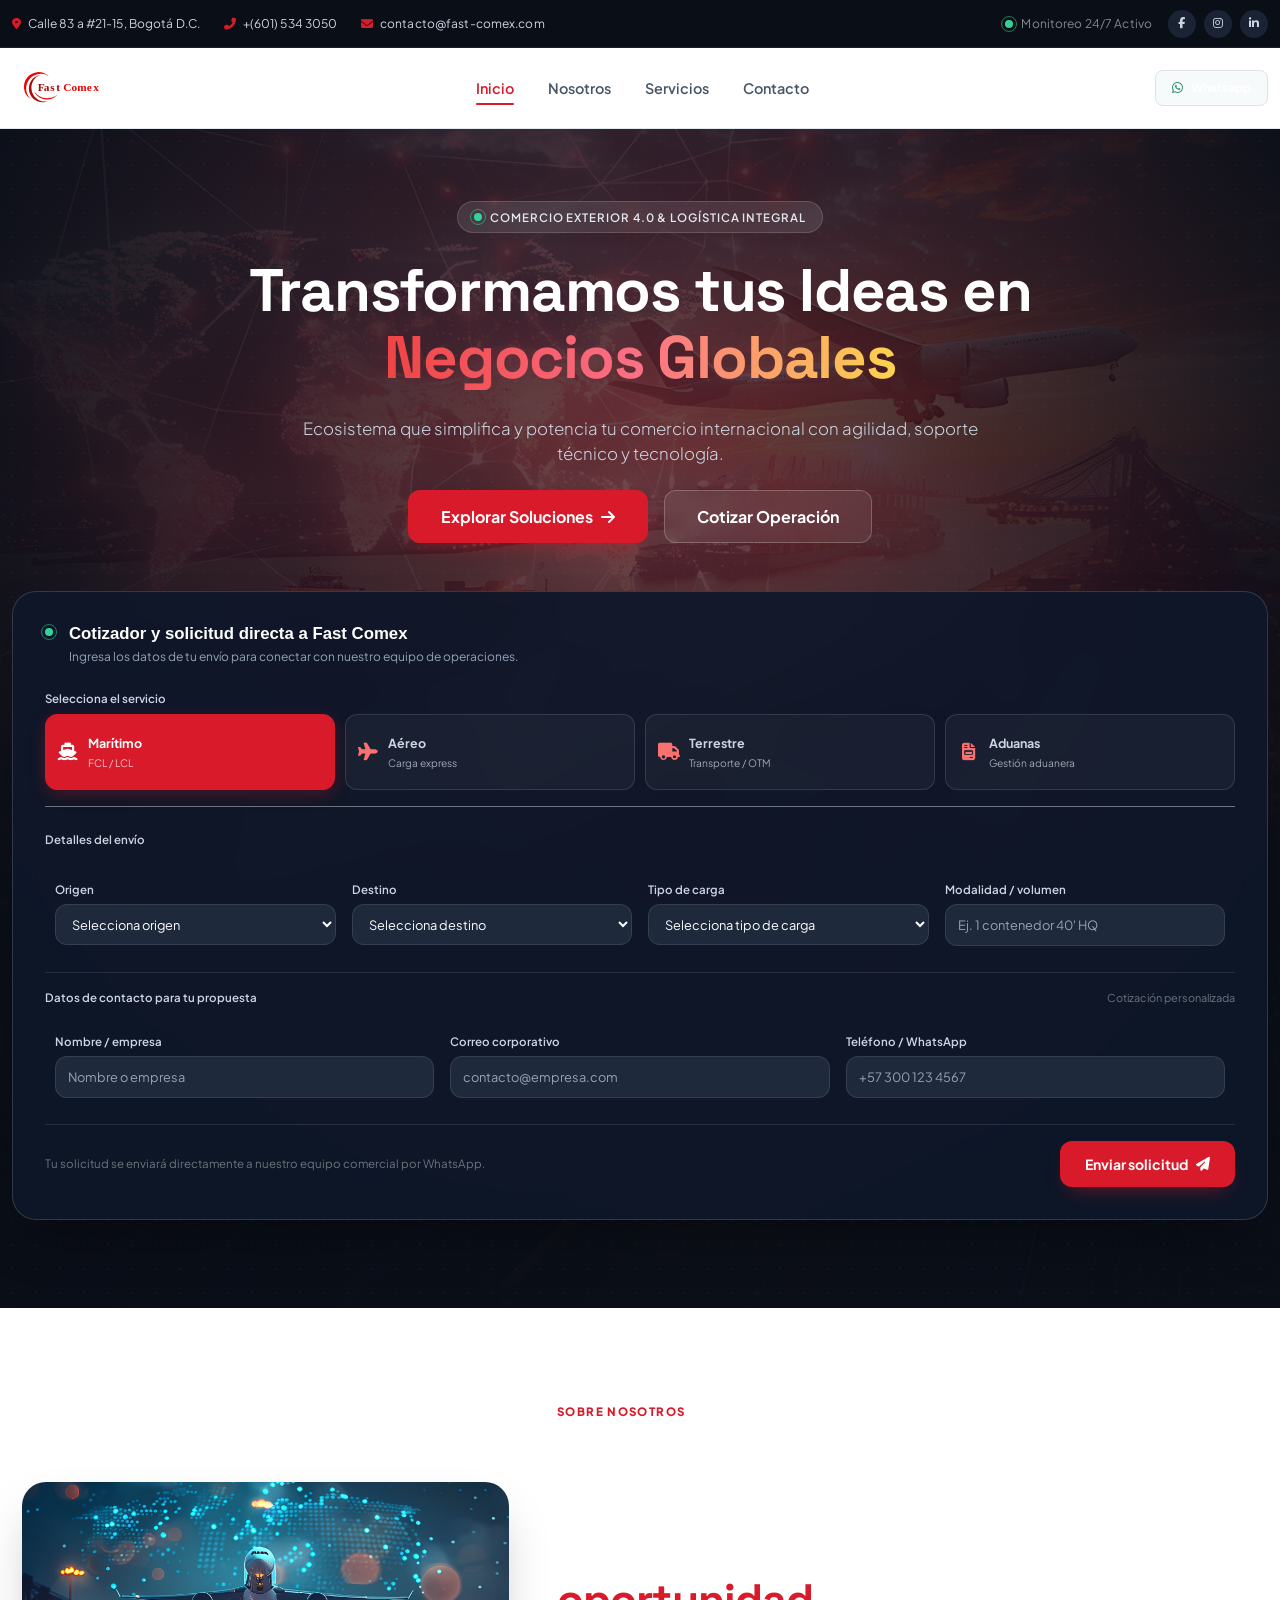
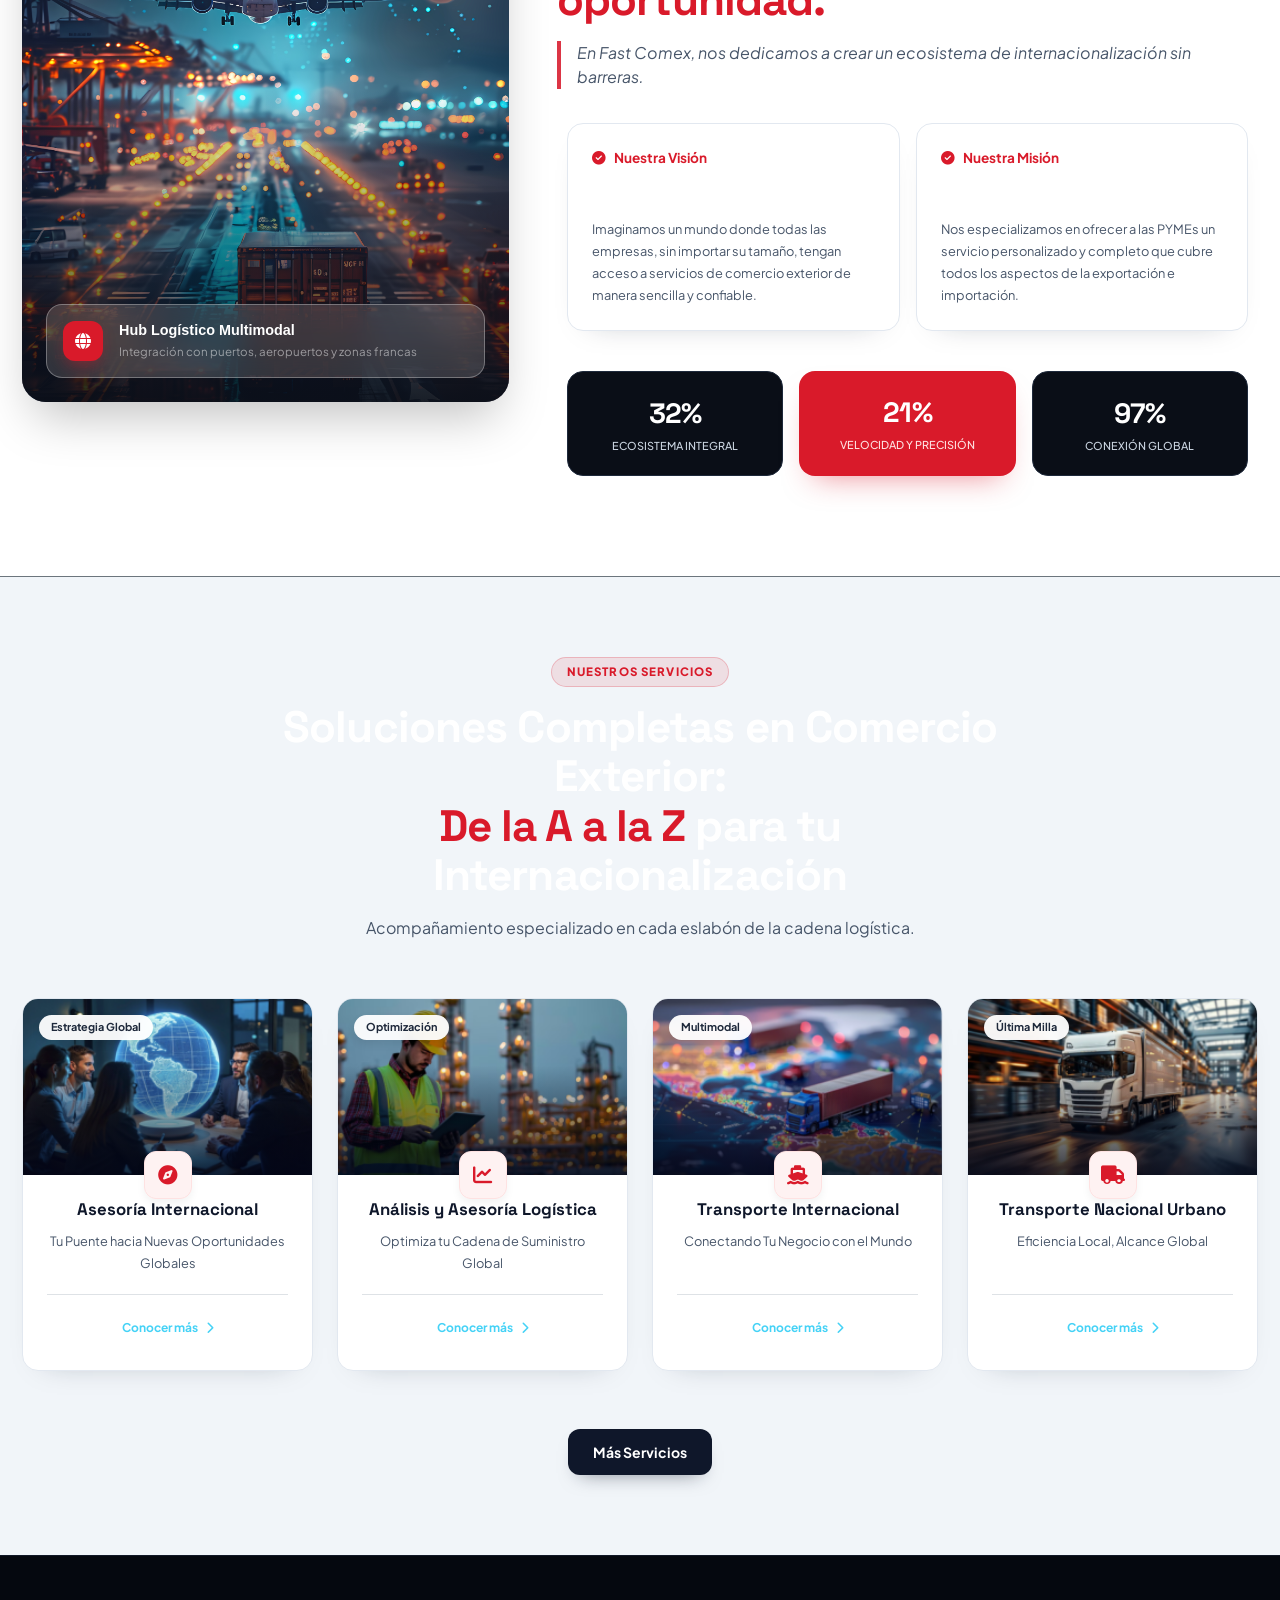
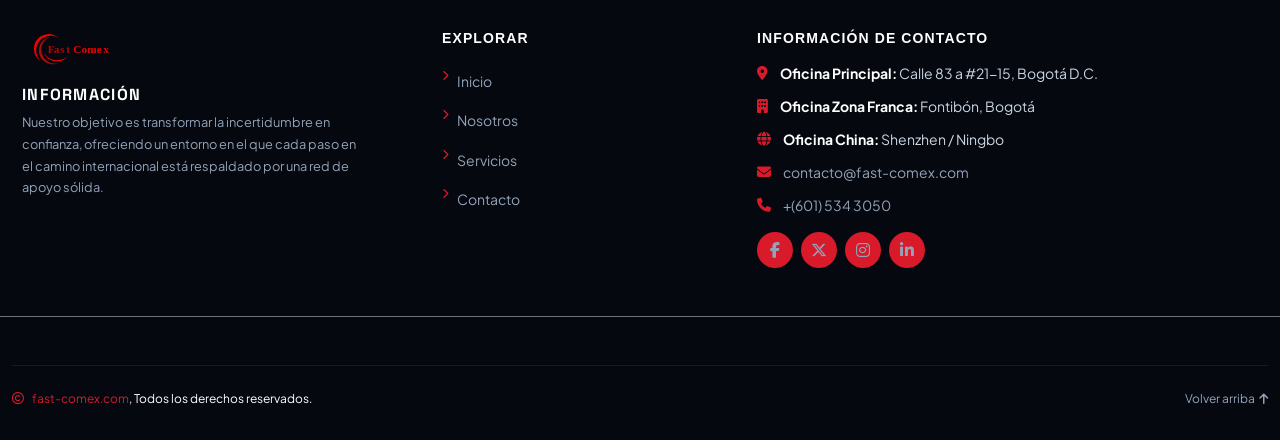
<file: index.html>
<!DOCTYPE html>
<html lang="es">
  <head>
    <meta charset="utf-8" />
    <meta content="width=device-width, initial-scale=1.0" name="viewport" />
    <title>Fast Comex | Ecosistema que Simplifica y Potencia tu Comercio Internacional</title>
    <meta content="Operador logístico integral y comercio exterior. Soluciones de transporte internacional marítimo, aéreo, terrestre y aduanas." name="description" />
    <meta content="" name="keywords" />

    <!-- Google Fonts -->
    <link rel="preconnect" href="https://fonts.googleapis.com" />
    <link rel="preconnect" href="https://fonts.gstatic.com" crossorigin />
    <link href="https://fonts.googleapis.com/css2?family=Plus+Jakarta+Sans:wght@300;400;500;600;700;800&family=Space+Grotesk:wght@500;600;700&display=swap" rel="stylesheet" />

    <!-- Font Awesome Icons -->
    <link href="https://cdnjs.cloudflare.com/ajax/libs/font-awesome/6.5.1/css/all.min.css" rel="stylesheet" />

    <!-- Favicon -->
    <link rel="icon" href="/img_02/favicon.ico" />
    <link rel="apple-touch-icon" href="img_02/---/apple-touch.png" />

    <!-- Libraries Stylesheet -->
    <link rel="stylesheet" href="https://cdnjs.cloudflare.com/ajax/libs/animate.css/4.1.1/animate.min.css" />
    <link href="lib/animate/animate.min.css" rel="stylesheet" />
    <link href="lib/owlcarousel/assets/owl.carousel.min.css" rel="stylesheet" />
    <link href="lib/lightbox/css/lightbox.min.css" rel="stylesheet" />

    <!-- Customized Bootstrap Stylesheet -->
    <link href="css/bootstrap.min.css" rel="stylesheet" />

    <!-- Template Stylesheet -->
    <link href="css/style.css" rel="stylesheet" />

    <!-- Google tag (gtag.js) -->
    <script async src="https://www.googletagmanager.com/gtag/js?id=G-SFH3B7H138"></script>
    <script>
      window.dataLayer = window.dataLayer || [];
      function gtag() { dataLayer.push(arguments); }
      gtag('js', new Date());
      gtag('config', 'G-SFH3B7H138');
    </script>
  </head>

  <body class="fc-body">
    <!-- Spinner Start -->
    <div id="spinner" class="show bg-white position-fixed translate-middle w-100 vh-100 top-50 start-50 d-flex align-items-center justify-content-center">
      <div class="spinner-border text-danger" style="width: 3rem; height: 3rem" role="status">
        <span class="visually-hidden">Cargando...</span>
      </div>
    </div>
    <!-- Spinner End -->

    <!-- TopBar -->
    <section class="fc-topbar" data-purpose="top-utility-bar">
      <div class="container fc-container-wide">
        <div class="d-flex flex-column flex-md-row align-items-center justify-content-between gap-2">
          <div class="d-flex flex-wrap align-items-center gap-3 gap-md-4">
            <a class="fc-topbar-item" href="https://maps.app.goo.gl/QPT5cxru7RjwQzV48" target="_blank" rel="noopener noreferrer">
              <i class="fas fa-map-marker-alt fc-red"></i>
              <span>Calle 83 a #21-15, Bogotá D.C.</span>
            </a>
            <a class="fc-topbar-item" href="tel:+6015343050">
              <i class="fas fa-phone-alt fc-red"></i>
              <span>+(601) 534 3050</span>
            </a>
            <a class="fc-topbar-item" href="mailto:contacto@fast-comex.com">
              <i class="fas fa-envelope fc-red"></i>
              <span>contacto@fast-comex.com</span>
            </a>
          </div>
          <div class="d-flex align-items-center gap-3">
            <div class="d-flex align-items-center gap-2 text-white-50">
              <span class="fc-live-dot"></span>
              <span>Monitoreo 24/7 Activo</span>
            </div>
            <div class="d-none d-sm-flex align-items-center gap-2">
              <a aria-label="Facebook" class="fc-social-link" href="https://www.facebook.com/profile.php?id=61568081906891" target="_blank" rel="noopener noreferrer">
                <i class="fa-brands fa-facebook-f"></i>
              </a>
              <a aria-label="Instagram" class="fc-social-link" href="#">
                <i class="fa-brands fa-instagram"></i>
              </a>
              <a aria-label="LinkedIn" class="fc-social-link" href="#">
                <i class="fa-brands fa-linkedin-in"></i>
              </a>
            </div>
          </div>
        </div>
      </div>
    </section>
    <!-- TopBar End -->

    <!-- MainHeader -->
    <header class="fc-header" data-purpose="primary-navigation">
      <nav class="navbar navbar-expand-lg">
        <div class="container fc-container-wide">
          <a aria-label="Fast Comex Inicio" class="navbar-brand d-flex align-items-center gap-2" href="index.html">
            <img src="img_02/---/logo_fast_svg.svg" alt="Fast Comex Logo" />
          </a>
          <button class="navbar-toggler" type="button" data-bs-toggle="collapse" data-bs-target="#mainNav" aria-controls="mainNav" aria-expanded="false" aria-label="Abrir menú">
            <i class="fas fa-bars fs-5"></i>
          </button>
          <div class="collapse navbar-collapse" id="mainNav">
            <ul class="navbar-nav mx-auto mb-3 mb-lg-0">
              <li class="nav-item"><a class="fc-nav-link active" href="index.html">Inicio</a></li>
              <li class="nav-item"><a class="fc-nav-link" href="about.html">Nosotros</a></li>
              <li class="nav-item"><a class="fc-nav-link" href="service.html">Servicios</a></li>
              <li class="nav-item"><a class="fc-nav-link" href="contact.html">Contacto</a></li>
            </ul>
            <div class="d-flex flex-column flex-sm-row align-items-stretch align-items-sm-center gap-2">
              <a class="fc-btn fc-btn-sm d-inline-flex align-items-center justify-content-center gap-2 bg-light border text-dark" href="https://api.whatsapp.com/send?phone=573017265662" target="_blank" rel="noopener noreferrer">
                <i class="fa-brands fa-whatsapp text-success"></i>
                <span>Whatsapp</span>
              </a>
            </div>
          </div>
        </div>
      </nav>
    </header>
    <!-- MainHeader End -->

    <!-- HomeHeroSection -->
    <section class="fc-hero fc-home-hero" data-purpose="hero-home">
      <img alt="Infraestructura portuaria y logística internacional marítima" class="fc-hero-bg" src="img_02/---/carrusel_star_01.jpg" />
      <div class="fc-hero-overlay"></div>
      <div class="fc-hero-pattern"></div>
      <div class="fc-hero-content">
        <div class="container fc-container-wide text-center">
          <div class="fc-badge mb-4">
            <span class="fc-live-dot"></span>
            <span>Comercio Exterior 4.0 &amp; Logística Integral</span>
          </div>
          <h1 class="fc-title fc-title-xl text-white mx-auto mb-4" style="max-width: 980px;">
            Transformamos tus Ideas en <span class="fc-gradient-text">Negocios Globales</span>
          </h1>
          <p class="fc-text-light mx-auto mb-4" style="max-width: 700px; font-size: 1.05rem; font-weight: 300;">
            Ecosistema que simplifica y potencia tu comercio internacional con agilidad, soporte técnico y tecnología.
          </p>
          <div class="d-flex flex-wrap align-items-center justify-content-center gap-3">
            <a class="fc-btn fc-btn-red fc-btn-lg" href="service.html">
              <span>Explorar Soluciones</span>
              <i class="fas fa-arrow-right"></i>
            </a>
            <a class="fc-btn fc-btn-outline-light fc-btn-lg" href="#cotizador">Cotizar Operación</a>
          </div>

          <div class="fc-quote-card mx-auto mt-5" id="cotizador">
            <div class="mb-4 pb-3 border-bottom border-secondary border-opacity-25">
              <div class="d-flex align-items-start gap-3">
                <span class="fc-live-dot mt-1 flex-shrink-0"></span>
                <div>
                  <h2 class="mb-0">Cotizador y solicitud directa a Fast Comex</h2>
                  <p class="fc-quote-subtitle">Ingresa los datos de tu envío para conectar con nuestro equipo de operaciones.</p>
                </div>
              </div>
              <fieldset class="mt-4">
                <legend class="fc-quote-label">Selecciona el servicio</legend>
                <div aria-label="Tipo de servicio" class="fc-quote-services" role="group">
                  <button aria-pressed="true" class="fc-quote-service" data-service="Marítimo (FCL/LCL)" type="button">
                    <i class="fas fa-ship" aria-hidden="true"></i>
                    <span><strong>Marítimo</strong><small>FCL / LCL</small></span>
                  </button>
                  <button aria-pressed="false" class="fc-quote-service" data-service="Aéreo Express" type="button">
                    <i class="fas fa-plane" aria-hidden="true"></i>
                    <span><strong>Aéreo</strong><small>Carga express</small></span>
                  </button>
                  <button aria-pressed="false" class="fc-quote-service" data-service="Terrestre / OTM" type="button">
                    <i class="fas fa-truck" aria-hidden="true"></i>
                    <span><strong>Terrestre</strong><small>Transporte / OTM</small></span>
                  </button>
                  <button aria-pressed="false" class="fc-quote-service" data-service="Aduanas" type="button">
                    <i class="fas fa-file-invoice" aria-hidden="true"></i>
                    <span><strong>Aduanas</strong><small>Gestión aduanera</small></span>
                  </button>
                </div>
              </fieldset>
            </div>

            <form id="quote-form">
              <input id="quote-service-value" name="servicio" type="hidden" value="Marítimo (FCL/LCL)" />
              <fieldset>
                <legend class="fc-quote-label">Detalles del envío</legend>
                <div class="row g-3">
                  <div class="col-sm-6 col-lg-3">
                    <label class="fc-quote-label" for="quote-origin">Origen</label>
                    <select class="fc-input-dark" id="quote-origin" name="origen" required>
                      <option value="">Selecciona origen</option>
                      <option>Ningbo / Shanghai, China</option>
                      <option>Miami, Estados Unidos</option>
                      <option>Rotterdam / Hamburgo, Europa</option>
                      <option>Ciudad de Panamá, Panamá</option>
                      <option>Otro</option>
                    </select>
                  </div>
                  <div class="col-sm-6 col-lg-3">
                    <label class="fc-quote-label" for="quote-destination">Destino</label>
                    <select class="fc-input-dark" id="quote-destination" name="destino" required>
                      <option value="">Selecciona destino</option>
                      <option>Bogotá D.C. (Aeropuerto / Zona Franca)</option>
                      <option>Cartagena (SPRC / Contecar)</option>
                      <option>Buenaventura (Aguadulce / SPRB)</option>
                      <option>Medellín / Rionegro</option>
                      <option>Otro</option>
                    </select>
                  </div>
                  <div class="col-sm-6 col-lg-3">
                    <label class="fc-quote-label" for="quote-cargo">Tipo de carga</label>
                    <select class="fc-input-dark" id="quote-cargo" name="carga" required>
                      <option value="">Selecciona tipo de carga</option>
                      <option>Carga general (seca)</option>
                      <option>Refrigerada / perecedera</option>
                      <option>Peligrosa (IMO / químicos)</option>
                      <option>Paquetería y muestras</option>
                    </select>
                  </div>
                  <div class="col-sm-6 col-lg-3">
                    <label class="fc-quote-label" for="quote-volume">Modalidad / volumen</label>
                    <input autocomplete="off" class="fc-input-dark" id="quote-volume" name="volumen" placeholder="Ej. 1 contenedor 40' HQ" required />
                  </div>
                </div>
              </fieldset>

              <div class="fc-quote-divider">
                <div class="d-flex flex-wrap align-items-center justify-content-between gap-2 mb-3">
                  <span class="fc-quote-label mb-0">Datos de contacto para tu propuesta</span>
                  <span class="text-secondary" style="font-size: 0.68rem;">Cotización personalizada</span>
                </div>
                <div class="row g-3">
                  <div class="col-sm-4">
                    <label class="fc-quote-label" for="quote-name">Nombre / empresa</label>
                    <input autocomplete="name" class="fc-input-dark" id="quote-name" name="nombre" placeholder="Nombre o empresa" required />
                  </div>
                  <div class="col-sm-4">
                    <label class="fc-quote-label" for="quote-email">Correo corporativo</label>
                    <input autocomplete="email" class="fc-input-dark" id="quote-email" name="correo" placeholder="contacto@empresa.com" required type="email" />
                  </div>
                  <div class="col-sm-4">
                    <label class="fc-quote-label" for="quote-phone">Teléfono / WhatsApp</label>
                    <input autocomplete="tel" class="fc-input-dark" id="quote-phone" name="telefono" placeholder="+57 300 123 4567" required type="tel" />
                  </div>
                </div>
              </div>

              <div class="fc-quote-divider d-flex flex-column flex-sm-row align-items-start align-items-sm-center justify-content-between gap-3">
                <p class="text-secondary mb-0" style="font-size: 0.72rem; line-height: 1.6;">Tu solicitud se enviará directamente a nuestro equipo comercial por WhatsApp.</p>
                <button class="fc-btn fc-btn-red flex-shrink-0" type="submit">
                  <span>Enviar solicitud</span>
                  <i class="fas fa-paper-plane" aria-hidden="true"></i>
                </button>
              </div>
            </form>
          </div>
        </div>
      </div>
    </section>
    <!-- HomeHeroSection End -->

    <!-- AboutSection -->
    <section class="fc-section bg-white" id="nosotros">
      <div class="container fc-container-wide">
        <div class="row g-5 align-items-center">
          <div class="col-lg-5">
            <div class="fc-about-media">
              <img alt="Logística de comercio exterior" src="img_02/---/about_00.jpg" />
              <div class="fc-about-caption">
                <div class="d-flex align-items-center gap-3">
                  <div class="fc-icon-box fc-icon-box-red flex-shrink-0">
                    <i class="fas fa-globe"></i>
                  </div>
                  <div>
                    <h4 class="text-white fw-bold mb-1" style="font-size: 0.9rem;">Hub Logístico Multimodal</h4>
                    <p class="text-white-50 mb-0" style="font-size: 0.72rem;">Integración con puertos, aeropuertos y zonas francas</p>
                  </div>
                </div>
              </div>
            </div>
          </div>
          <div class="col-lg-7">
            <span class="fc-eyebrow mb-2">Sobre Nosotros</span>
            <h2 class="fc-title fc-title-lg text-dark mb-3">
              Creemos que la internacionalización no debería ser una barrera, sino una <span class="fc-red">oportunidad.</span>
            </h2>
            <div class="ps-3 border-start border-4 border-danger mb-4">
              <p class="fc-text-slate fst-italic mb-0">
                En Fast Comex, nos dedicamos a crear un ecosistema de internacionalización sin barreras.
              </p>
            </div>
            <div class="row g-3">
              <div class="col-md-6">
                <div class="fc-card p-4 h-100">
                  <div class="d-flex align-items-center gap-2 fc-red fw-bold mb-2" style="font-size: 0.85rem;">
                    <i class="fas fa-check-circle"></i>
                    <span>Nuestra Visión</span>
                  </div>
                  <h3 class="fw-bold text-dark mb-2" style="font-size: 0.9rem;">Un Ecosistema de Internacionalización Sin Barreras</h3>
                  <p class="fc-text-slate mb-0" style="font-size: 0.8rem; line-height: 1.7;">
                    Imaginamos un mundo donde todas las empresas, sin importar su tamaño, tengan acceso a servicios de comercio exterior de manera sencilla y confiable.
                  </p>
                </div>
              </div>
              <div class="col-md-6">
                <div class="fc-card p-4 h-100">
                  <div class="d-flex align-items-center gap-2 fc-red fw-bold mb-2" style="font-size: 0.85rem;">
                    <i class="fas fa-check-circle"></i>
                    <span>Nuestra Misión</span>
                  </div>
                  <h3 class="fw-bold text-dark mb-2" style="font-size: 0.9rem;">Facilitar la Internacionalización de PYMEs</h3>
                  <p class="fc-text-slate mb-0" style="font-size: 0.8rem; line-height: 1.7;">
                    Nos especializamos en ofrecer a las PYMEs un servicio personalizado y completo que cubre todos los aspectos de la exportación e importación.
                  </p>
                </div>
              </div>
            </div>
            <div class="row g-3 mt-1">
              <div class="col-4">
                <div class="fc-stat fc-stat-dark">
                  <strong>32%</strong>
                  <span>Ecosistema Integral</span>
                </div>
              </div>
              <div class="col-4">
                <div class="fc-stat fc-stat-red">
                  <strong>21%</strong>
                  <span>Velocidad y Precisión</span>
                </div>
              </div>
              <div class="col-4">
                <div class="fc-stat fc-stat-dark">
                  <strong>97%</strong>
                  <span>Conexión Global</span>
                </div>
              </div>
            </div>
          </div>
        </div>
      </div>
    </section>
    <!-- AboutSection End -->

    <!-- ServicesSection -->
    <section class="fc-section fc-soft-bg border-top border-secondary border-opacity-10" id="servicios">
      <div class="container fc-container-wide">
        <div class="text-center mx-auto mb-5" style="max-width: 780px;">
          <span class="fc-badge-red mb-3">Nuestros Servicios</span>
          <h2 class="fc-title fc-title-lg text-dark mb-3">
            Soluciones Completas en Comercio Exterior: <br class="d-none d-sm-block" /><span class="fc-red">De la A a la Z</span> para tu Internacionalización
          </h2>
          <p class="fc-text-slate mb-0">Acompañamiento especializado en cada eslabón de la cadena logística.</p>
        </div>

        <div class="row g-4">
          <div class="col-sm-6 col-lg-3">
            <article class="fc-card fc-card-hover fc-service-card h-100 d-flex flex-column">
              <div class="fc-service-media" style="height: 11rem;">
                <img alt="Asesoría Internacional" src="img_02/---/asesoria_internacional_00.png" />
                <span class="fc-service-tag">Estrategia Global</span>
              </div>
              <div class="fc-service-body flex-grow-1 d-flex flex-column text-center">
                <div class="fc-service-icon mx-auto"><i class="fas fa-compass"></i></div>
                <h3 style="font-size: 1.05rem;">Asesoría Internacional</h3>
                <p style="font-size: 0.8rem;">Tu Puente hacia Nuevas Oportunidades Globales</p>
                <div class="mt-auto pt-3 border-top">
                  <a class="fc-btn fc-btn-sm" href="service.html">Conocer más <i class="fas fa-chevron-right"></i></a>
                </div>
              </div>
            </article>
          </div>

          <div class="col-sm-6 col-lg-3">
            <article class="fc-card fc-card-hover fc-service-card h-100 d-flex flex-column">
              <div class="fc-service-media" style="height: 11rem;">
                <img alt="Análisis y Asesoría Logística" src="img_02/---/asesoria_logistica_00.png" />
                <span class="fc-service-tag">Optimización</span>
              </div>
              <div class="fc-service-body flex-grow-1 d-flex flex-column text-center">
                <div class="fc-service-icon mx-auto"><i class="fas fa-chart-line"></i></div>
                <h3 style="font-size: 1.05rem;">Análisis y Asesoría Logística</h3>
                <p style="font-size: 0.8rem;">Optimiza tu Cadena de Suministro Global</p>
                <div class="mt-auto pt-3 border-top">
                  <a class="fc-btn fc-btn-sm" href="service.html">Conocer más <i class="fas fa-chevron-right"></i></a>
                </div>
              </div>
            </article>
          </div>

          <div class="col-sm-6 col-lg-3">
            <article class="fc-card fc-card-hover fc-service-card h-100 d-flex flex-column">
              <div class="fc-service-media" style="height: 11rem;">
                <img alt="Transporte Internacional" src="img_02/---/transporte_internacional_00.png" />
                <span class="fc-service-tag">Multimodal</span>
              </div>
              <div class="fc-service-body flex-grow-1 d-flex flex-column text-center">
                <div class="fc-service-icon mx-auto"><i class="fas fa-ship"></i></div>
                <h3 style="font-size: 1.05rem;">Transporte Internacional</h3>
                <p style="font-size: 0.8rem;">Conectando Tu Negocio con el Mundo</p>
                <div class="mt-auto pt-3 border-top">
                  <a class="fc-btn fc-btn-sm" href="service.html">Conocer más <i class="fas fa-chevron-right"></i></a>
                </div>
              </div>
            </article>
          </div>

          <div class="col-sm-6 col-lg-3">
            <article class="fc-card fc-card-hover fc-service-card h-100 d-flex flex-column">
              <div class="fc-service-media" style="height: 11rem;">
                <img alt="Transporte Nacional Urbano" src="img_02/---/transporte_nacional_00.png" />
                <span class="fc-service-tag">Última Milla</span>
              </div>
              <div class="fc-service-body flex-grow-1 d-flex flex-column text-center">
                <div class="fc-service-icon mx-auto"><i class="fas fa-truck"></i></div>
                <h3 style="font-size: 1.05rem;">Transporte Nacional Urbano</h3>
                <p style="font-size: 0.8rem;">Eficiencia Local, Alcance Global</p>
                <div class="mt-auto pt-3 border-top">
                  <a class="fc-btn fc-btn-sm" href="service.html">Conocer más <i class="fas fa-chevron-right"></i></a>
                </div>
              </div>
            </article>
          </div>
        </div>

        <div class="text-center mt-5">
          <a class="fc-btn fc-btn-dark" href="service.html">Más Servicios</a>
        </div>
      </div>
    </section>
    <!-- ServicesSection End -->

    <!-- CorporateFooter -->
    <footer class="fc-footer" id="contacto" data-purpose="corporate-footer">
      <div class="container fc-container-wide">
        <div class="row g-4 pb-5 border-bottom border-secondary border-opacity-10">
          <div class="col-md-6 col-lg-4">
            <img class="mb-3" style="height: 2.5rem;" src="img_02/---/logo_fast_svg.svg" alt="Fast Comex" />
            <h5 class="fc-title text-white mb-2" style="font-size: 1rem;">Información</h5>
            <p class="fc-text-muted mb-0" style="font-size: 0.8rem; line-height: 1.7; max-width: 340px;">
              Nuestro objetivo es transformar la incertidumbre en confianza, ofreciendo un entorno en el que cada paso en el camino internacional está respaldado por una red de apoyo sólida.
            </p>
          </div>

          <div class="col-md-6 col-lg-3">
            <h5>Explorar</h5>
            <ul class="fc-footer-list">
              <li><a href="index.html"><i class="fas fa-chevron-right fc-red" style="font-size: 0.65rem;"></i> Inicio</a></li>
              <li><a href="about.html"><i class="fas fa-chevron-right fc-red" style="font-size: 0.65rem;"></i> Nosotros</a></li>
              <li><a href="service.html"><i class="fas fa-chevron-right fc-red" style="font-size: 0.65rem;"></i> Servicios</a></li>
              <li><a href="contact.html"><i class="fas fa-chevron-right fc-red" style="font-size: 0.65rem;"></i> Contacto</a></li>
            </ul>
          </div>

          <div class="col-md-6 col-lg-5">
            <h5>Información de contacto</h5>
            <ul class="fc-footer-contact">
              <li>
                <i class="fas fa-map-marker-alt"></i>
                <span><strong class="text-white">Oficina Principal:</strong> Calle 83 a #21-15, Bogotá D.C.</span>
              </li>
              <li>
                <i class="fas fa-building"></i>
                <span><strong class="text-white">Oficina Zona Franca:</strong> Fontibón, Bogotá</span>
              </li>
              <li>
                <i class="fas fa-globe"></i>
                <span><strong class="text-white">Oficina China:</strong> Shenzhen / Ningbo</span>
              </li>
              <li>
                <i class="fas fa-envelope"></i>
                <a href="mailto:contacto@fast-comex.com">contacto@fast-comex.com</a>
              </li>
              <li>
                <i class="fas fa-phone"></i>
                <a href="tel:+6015343050">+(601) 534 3050</a>
              </li>
            </ul>
            <div class="d-flex align-items-center gap-2 mt-3">
              <a aria-label="Facebook" class="fc-social" href="https://www.facebook.com/profile.php?id=61568081906891" target="_blank" rel="noopener noreferrer">
                <i class="fa-brands fa-facebook-f"></i>
              </a>
              <a aria-label="Twitter" class="fc-social" href="#">
                <i class="fa-brands fa-x-twitter"></i>
              </a>
              <a aria-label="Instagram" class="fc-social" href="#">
                <i class="fa-brands fa-instagram"></i>
              </a>
              <a aria-label="LinkedIn" class="fc-social" href="#">
                <i class="fa-brands fa-linkedin-in"></i>
              </a>
            </div>
          </div>
        </div>

        <div class="fc-footer-bottom d-flex flex-column flex-sm-row align-items-center justify-content-between gap-3">
          <p class="mb-0 d-flex align-items-center gap-2">
            <i class="far fa-copyright fc-red"></i>
            <span><span class="fc-red fw-semibold">fast-comex.com</span>, Todos los derechos reservados.</span>
          </p>
          <a aria-label="Volver arriba" class="fc-back-top position-static" href="#" style="width: auto; height: auto; border: 0; background: transparent; box-shadow: none; padding: 0;">
            <span class="me-1">Volver arriba</span>
            <i class="fas fa-arrow-up"></i>
          </a>
        </div>
      </div>
    </footer>
    <!-- CorporateFooter End -->

    <!-- JavaScript Libraries -->
    <script src="https://ajax.googleapis.com/ajax/libs/jquery/3.6.4/jquery.min.js"></script>
    <script src="js/bootstrap.min.js"></script>
    <script src="lib/wow/wow.min.js"></script>
    <script src="lib/easing/easing.min.js"></script>
    <script src="lib/waypoints/waypoints.min.js"></script>
    <script src="lib/counterup/counterup.min.js"></script>
    <script src="lib/owlcarousel/owl.carousel.min.js"></script>
    <script src="lib/lightbox/js/lightbox.min.js"></script>

    <!-- Template Javascript -->
    <script src="js/main.js"></script>

    <script>
      document.addEventListener("DOMContentLoaded", function () {
        var serviceInput = document.getElementById("quote-service-value");
        var serviceButtons = document.querySelectorAll(".fc-quote-service");
        var quoteForm = document.getElementById("quote-form");

        serviceButtons.forEach(function (button) {
          button.addEventListener("click", function () {
            serviceInput.value = button.dataset.service;
            serviceButtons.forEach(function (serviceButton) {
              serviceButton.setAttribute("aria-pressed", String(serviceButton === button));
            });
          });
        });

        quoteForm.addEventListener("submit", function (event) {
          event.preventDefault();
          var formData = new FormData(quoteForm);
          var message = [
            "Hola, quiero solicitar una cotización a Fast Comex.",
            "Servicio: " + formData.get("servicio"),
            "Origen: " + formData.get("origen"),
            "Destino: " + formData.get("destino"),
            "Tipo de carga: " + formData.get("carga"),
            "Modalidad / volumen: " + formData.get("volumen"),
            "Nombre / empresa: " + formData.get("nombre"),
            "Correo: " + formData.get("correo"),
            "Teléfono / WhatsApp: " + formData.get("telefono")
          ].join("\n");

          window.open("https://wa.me/573017265662?text=" + encodeURIComponent(message), "_blank", "noopener,noreferrer");
        });

        var backTop = document.querySelector(".fc-back-top");
        if (backTop) {
          backTop.addEventListener("click", function (event) {
            event.preventDefault();
            window.scrollTo({ top: 0, behavior: "smooth" });
          });
        }
      });
    </script>
  </body>
</html>
</file>
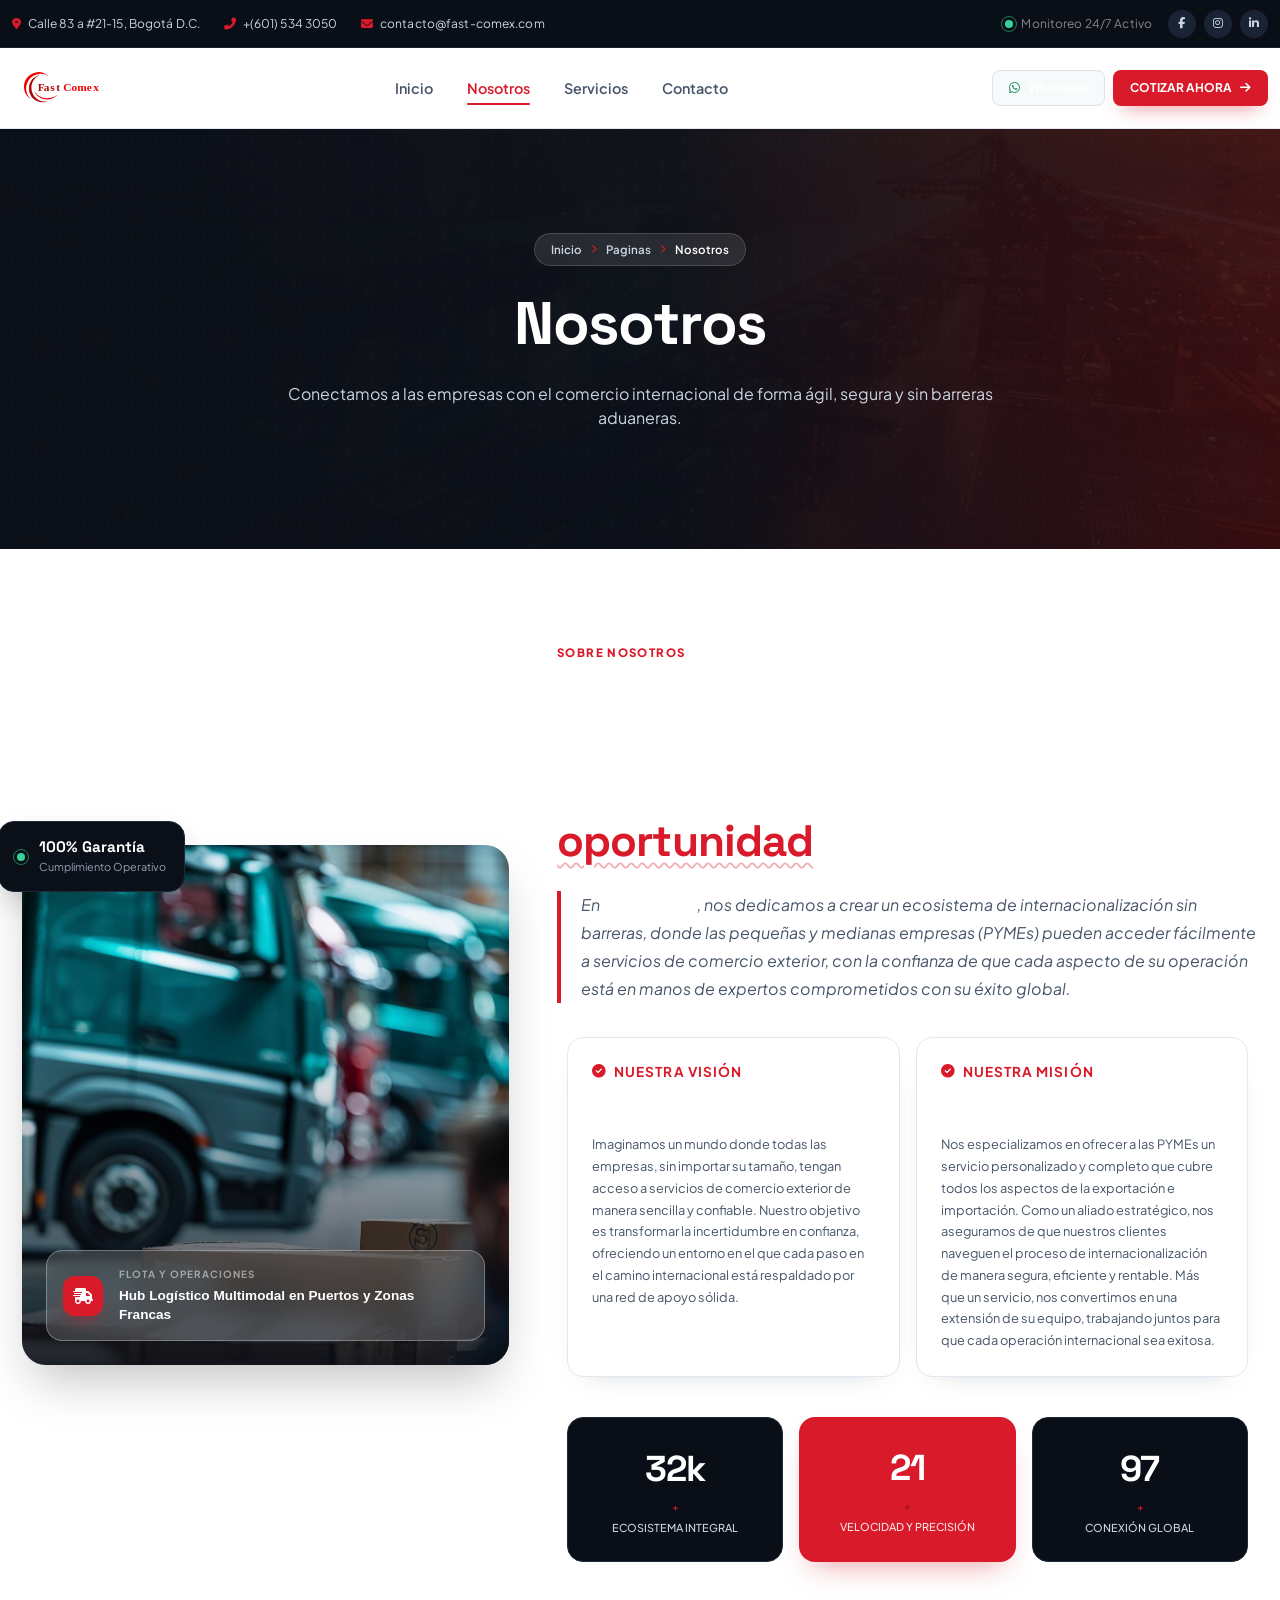
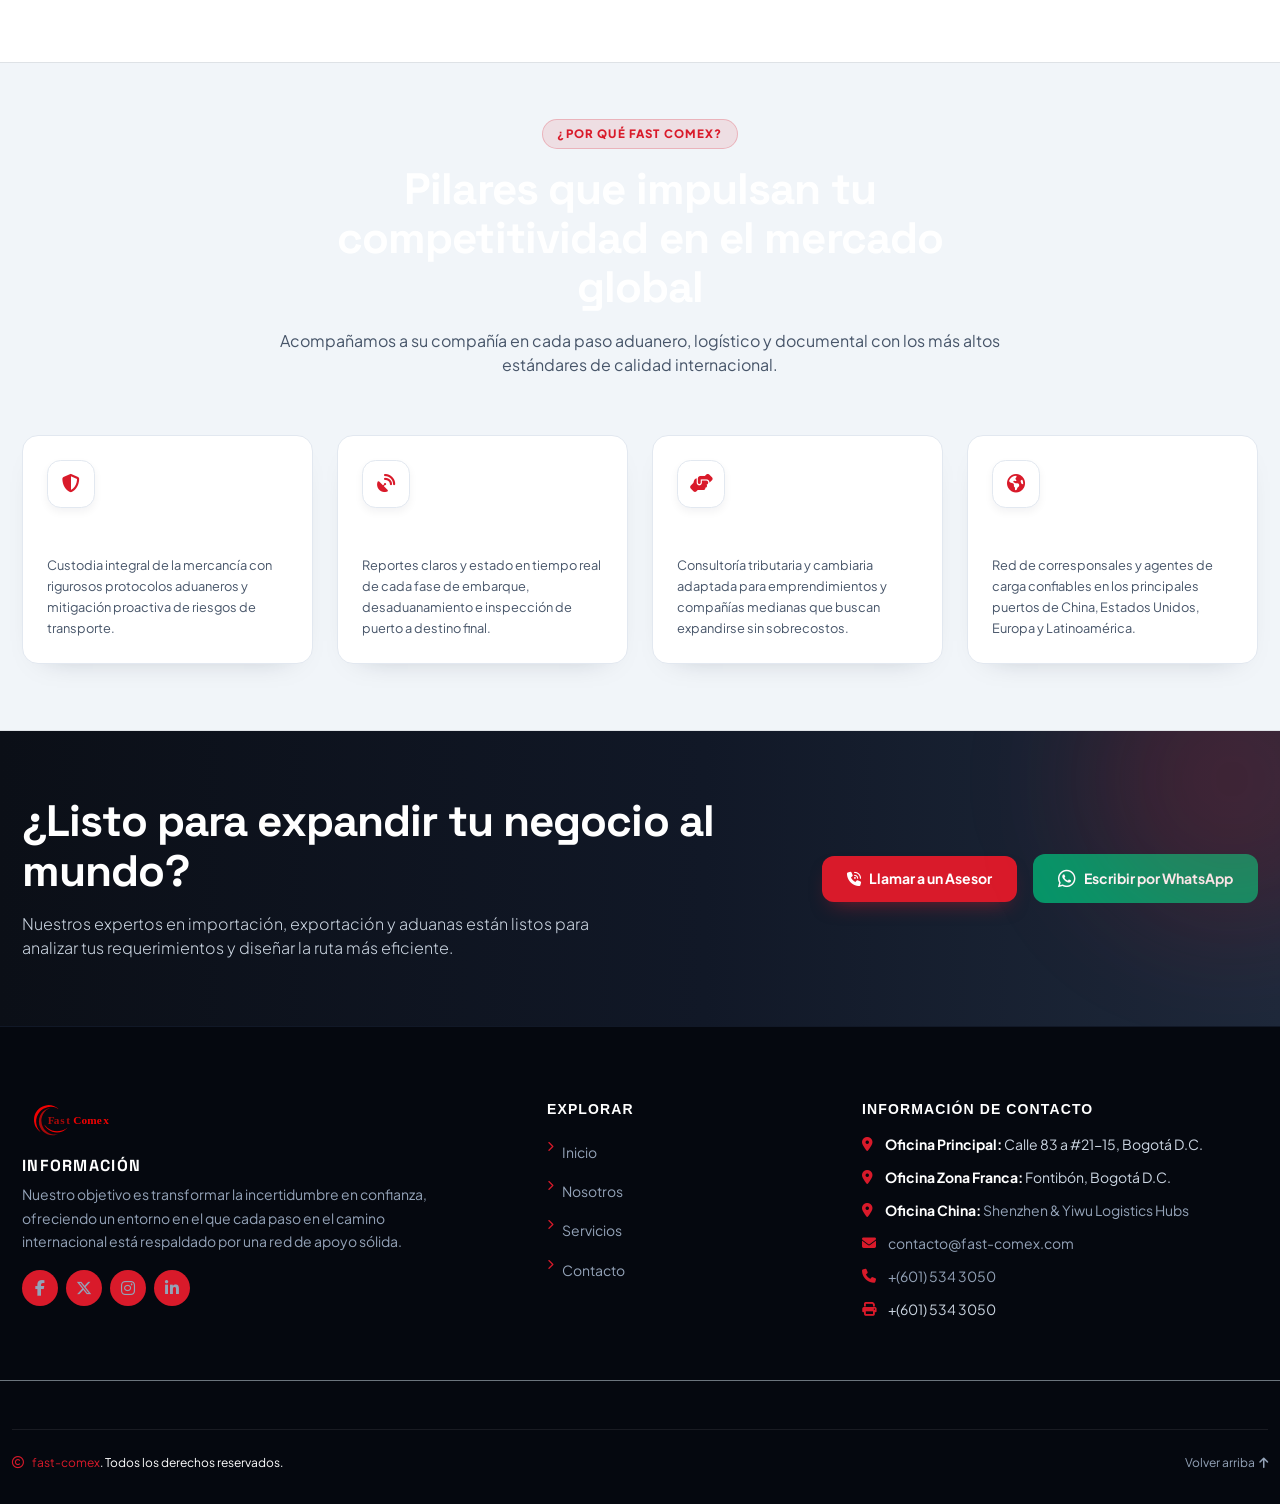
<file: about.html>
<!DOCTYPE html>
<html lang="es">
  <head>
    <meta charset="utf-8" />
    <meta content="width=device-width, initial-scale=1.0" name="viewport" />
    <title>Nosotros | Fast Comex - Soluciones Logísticas y Comercio Exterior</title>
    <meta content="" name="keywords" />
    <meta content="Conoce a Fast Comex: creamos un ecosistema de internacionalización sin barreras para que las PYMEs accedan al comercio exterior de forma ágil, segura y confiable." name="description" />

    <!-- Google Fonts -->
    <link rel="preconnect" href="https://fonts.googleapis.com" />
    <link rel="preconnect" href="https://fonts.gstatic.com" crossorigin />
    <link href="https://fonts.googleapis.com/css2?family=Plus+Jakarta+Sans:wght@300;400;500;600;700;800&family=Space+Grotesk:wght@500;600;700&display=swap" rel="stylesheet" />

    <!-- Font Awesome Icons -->
    <link href="https://cdnjs.cloudflare.com/ajax/libs/font-awesome/6.5.1/css/all.min.css" rel="stylesheet" />

    <!-- Favicon -->
    <link rel="icon" href="/img_02/favicon.ico" />
    <link rel="apple-touch-icon" href="img_02/---/apple-touch.png" />

    <!-- Customized Bootstrap Stylesheet -->
    <link href="css/bootstrap.min.css" rel="stylesheet" />

    <!-- Template Stylesheet -->
    <link href="css/style.css" rel="stylesheet" />

    <!-- About Page Stylesheet -->
    <link href="css/about.css" rel="stylesheet" />

    <!-- Google tag (gtag.js) -->
    <script async src="https://www.googletagmanager.com/gtag/js?id=G-SFH3B7H138"></script>
    <script>
      window.dataLayer = window.dataLayer || [];
      function gtag() { dataLayer.push(arguments); }
      gtag('js', new Date());
      gtag('config', 'G-SFH3B7H138');
    </script>
  </head>

  <body class="fc-body">
    <!-- Spinner Start -->
    <div id="spinner" class="show bg-white position-fixed translate-middle w-100 vh-100 top-50 start-50 d-flex align-items-center justify-content-center">
      <div class="spinner-border text-danger" style="width: 3rem; height: 3rem" role="status">
        <span class="visually-hidden">Cargando...</span>
      </div>
    </div>
    <!-- Spinner End -->

    <!-- TopBar -->
    <section class="fc-topbar" data-purpose="top-utility-bar">
      <div class="container fc-container-wide">
        <div class="d-flex flex-column flex-md-row align-items-center justify-content-between gap-2">
          <div class="d-flex flex-wrap align-items-center gap-3 gap-md-4">
            <a class="fc-topbar-item" href="https://maps.app.goo.gl/QPT5cxru7RjwQzV48" target="_blank" rel="noopener noreferrer">
              <i class="fas fa-map-marker-alt fc-red"></i>
              <span>Calle 83 a #21-15, Bogotá D.C.</span>
            </a>
            <a class="fc-topbar-item" href="tel:+6015343050">
              <i class="fas fa-phone-alt fc-red"></i>
              <span>+(601) 534 3050</span>
            </a>
            <a class="fc-topbar-item" href="mailto:contacto@fast-comex.com">
              <i class="fas fa-envelope fc-red"></i>
              <span>contacto@fast-comex.com</span>
            </a>
          </div>
          <div class="d-flex align-items-center gap-3">
            <div class="d-flex align-items-center gap-2 text-white-50">
              <span class="fc-live-dot"></span>
              <span>Monitoreo 24/7 Activo</span>
            </div>
            <div class="d-none d-sm-flex align-items-center gap-2">
              <a aria-label="Facebook" class="fc-social-link" href="https://www.facebook.com/profile.php?id=61568081906891" target="_blank" rel="noopener noreferrer">
                <i class="fa-brands fa-facebook-f"></i>
              </a>
              <a aria-label="Instagram" class="fc-social-link" href="#">
                <i class="fa-brands fa-instagram"></i>
              </a>
              <a aria-label="LinkedIn" class="fc-social-link" href="#">
                <i class="fa-brands fa-linkedin-in"></i>
              </a>
            </div>
          </div>
        </div>
      </div>
    </section>
    <!-- TopBar End -->

    <!-- MainHeader -->
    <header class="fc-header" data-purpose="primary-navigation">
      <nav class="navbar navbar-expand-lg">
        <div class="container fc-container-wide">
          <a aria-label="Fast Comex Inicio" class="navbar-brand d-flex align-items-center gap-2" href="index.html">
            <img src="img_02/---/logo_fast_svg.svg" alt="Fast Comex Logo" />
          </a>
          <button class="navbar-toggler" type="button" data-bs-toggle="collapse" data-bs-target="#mainNav" aria-controls="mainNav" aria-expanded="false" aria-label="Abrir menú">
            <i class="fas fa-bars fs-5"></i>
          </button>
          <div class="collapse navbar-collapse" id="mainNav">
            <ul class="navbar-nav mx-auto mb-3 mb-lg-0">
              <li class="nav-item"><a class="fc-nav-link" href="index.html">Inicio</a></li>
              <li class="nav-item"><a class="fc-nav-link active" href="about.html">Nosotros</a></li>
              <li class="nav-item"><a class="fc-nav-link" href="service.html">Servicios</a></li>
              <li class="nav-item"><a class="fc-nav-link" href="contact.html">Contacto</a></li>
            </ul>
            <div class="d-flex flex-column flex-sm-row align-items-stretch align-items-sm-center gap-2">
              <a class="fc-btn fc-btn-sm d-inline-flex align-items-center justify-content-center gap-2 bg-light border text-dark" href="https://api.whatsapp.com/send?phone=573017265662" target="_blank" rel="noopener noreferrer">
                <i class="fa-brands fa-whatsapp text-success"></i>
                <span>Whatsapp</span>
              </a>
              <a class="fc-btn fc-btn-red fc-btn-sm text-uppercase" href="contact.html">
                <span>Cotizar Ahora</span>
                <i class="fas fa-arrow-right"></i>
              </a>
            </div>
          </div>
        </div>
      </nav>
    </header>
    <!-- MainHeader End -->

    <!-- HeroBanner -->
    <section class="fc-hero" data-purpose="hero-about">
      <img alt="Operación logística y portuaria de Fast Comex" class="fc-hero-bg" src="img_02/---/carrusel_star_01.jpg" />
      <div class="fc-hero-overlay-left"></div>
      <div class="fc-hero-pattern"></div>
      <div class="fc-hero-content fc-hero-min-sm py-5">
        <div class="container fc-container-wide text-center">
          <nav class="fc-breadcrumb-pill mb-4">
            <a href="index.html">Inicio</a>
            <i class="fas fa-chevron-right fc-red" style="font-size: 0.55rem;"></i>
            <span>Paginas</span>
            <i class="fas fa-chevron-right fc-red" style="font-size: 0.55rem;"></i>
            <span class="text-white fw-semibold">Nosotros</span>
          </nav>
          <h1 class="fc-title fc-title-xl text-white mb-4">Nosotros</h1>
          <p class="mx-auto fc-text-light fs-6" style="max-width: 720px;">
            Conectamos a las empresas con el comercio internacional de forma ágil, segura y sin barreras aduaneras.
          </p>
        </div>
      </div>
    </section>
    <!-- HeroBanner End -->

    <!-- AboutMainContent -->
    <main class="fc-section bg-white" id="nosotros" data-purpose="about-fastcomex-overview">
      <div class="container fc-container-wide">
        <div class="row g-5 align-items-center">
          <!-- Visual showcase -->
          <div class="col-lg-5">
            <div class="position-relative">
              <div class="fc-about-media">
                <img alt="Transporte y logística de comercio exterior Fast Comex" src="img_02/---/about_01.jpg" />
                <div class="fc-about-caption">
                  <div class="d-flex align-items-center gap-3">
                    <div class="fc-icon-box fc-icon-box-red flex-shrink-0">
                      <i class="fas fa-truck-fast"></i>
                    </div>
                    <div>
                      <p class="text-white-50 text-uppercase fw-bold mb-1" style="font-size: 0.62rem; letter-spacing: 0.1em;">Flota y Operaciones</p>
                      <h4 class="text-white fw-bold mb-0" style="font-size: 0.85rem; line-height: 1.4;">Hub Logístico Multimodal en Puertos y Zonas Francas</h4>
                    </div>
                  </div>
                </div>
              </div>
              <div class="fc-about-float-badge d-none d-sm-flex">
                <span class="fc-live-dot"></span>
                <div>
                  <strong>100% Garantía</strong>
                  <small>Cumplimiento Operativo</small>
                </div>
              </div>
            </div>
          </div>

          <!-- Content -->
          <div class="col-lg-7">
            <span class="fc-eyebrow mb-2">Sobre Nosotros</span>
            <h2 class="fc-title fc-title-lg text-dark mb-4">
              Creemos que la internacionalización no debería ser una barrera, sino una <span class="fc-red fc-underline-wave">oportunidad</span>.
            </h2>

            <div class="fc-quote-border mb-4">
              <p class="fc-text-slate mb-0">
                En <strong class="text-dark">Fast Comex</strong>, nos dedicamos a crear un ecosistema de internacionalización sin barreras, donde las pequeñas y medianas empresas (PYMEs) pueden acceder fácilmente a servicios de comercio exterior, con la confianza de que cada aspecto de su operación está en manos de expertos comprometidos con su éxito global.
              </p>
            </div>

            <!-- Vision and Mission -->
            <div class="row g-3">
              <div class="col-md-6">
                <div class="fc-card p-4 h-100">
                  <div class="d-flex align-items-center gap-2 fc-red fw-bold mb-2" style="font-size: 0.85rem;">
                    <i class="fas fa-check-circle"></i>
                    <span class="text-uppercase" style="letter-spacing: 0.08em;">Nuestra Visión</span>
                  </div>
                  <h3 class="fw-bold text-dark mb-2" style="font-size: 0.95rem;">Un Ecosistema de Internacionalización Sin Barreras</h3>
                  <p class="fc-text-slate mb-0" style="font-size: 0.8rem; line-height: 1.7;">
                    Imaginamos un mundo donde todas las empresas, sin importar su tamaño, tengan acceso a servicios de comercio exterior de manera sencilla y confiable. Nuestro objetivo es transformar la incertidumbre en confianza, ofreciendo un entorno en el que cada paso en el camino internacional está respaldado por una red de apoyo sólida.
                  </p>
                </div>
              </div>
              <div class="col-md-6">
                <div class="fc-card p-4 h-100">
                  <div class="d-flex align-items-center gap-2 fc-red fw-bold mb-2" style="font-size: 0.85rem;">
                    <i class="fas fa-check-circle"></i>
                    <span class="text-uppercase" style="letter-spacing: 0.08em;">Nuestra Misión</span>
                  </div>
                  <h3 class="fw-bold text-dark mb-2" style="font-size: 0.95rem;">Facilitar la Internacionalización de PYMEs</h3>
                  <p class="fc-text-slate mb-0" style="font-size: 0.8rem; line-height: 1.7;">
                    Nos especializamos en ofrecer a las PYMEs un servicio personalizado y completo que cubre todos los aspectos de la exportación e importación. Como un aliado estratégico, nos aseguramos de que nuestros clientes naveguen el proceso de internacionalización de manera segura, eficiente y rentable. Más que un servicio, nos convertimos en una extensión de su equipo, trabajando juntos para que cada operación internacional sea exitosa.
                  </p>
                </div>
              </div>
            </div>

            <!-- Metrics -->
            <div class="row g-3 mt-1" data-purpose="metrics-counter-bar">
              <div class="col-4">
                <div class="fc-stat fc-stat-dark fc-stat-lg">
                  <strong>32k<span class="fc-plus">+</span></strong>
                  <span>Ecosistema Integral</span>
                </div>
              </div>
              <div class="col-4">
                <div class="fc-stat fc-stat-red fc-stat-lg">
                  <strong>21<span class="fc-plus">+</span></strong>
                  <span>Velocidad y Precisión</span>
                </div>
              </div>
              <div class="col-4">
                <div class="fc-stat fc-stat-dark fc-stat-lg">
                  <strong>97<span class="fc-plus">+</span></strong>
                  <span>Conexión Global</span>
                </div>
              </div>
            </div>
          </div>
        </div>
      </div>
    </main>
    <!-- AboutMainContent End -->

    <!-- StrategicPillarsSection -->
    <section class="fc-section-sm fc-soft-bg border-top border-bottom" data-purpose="corporate-pillars">
      <div class="container fc-container-wide">
        <div class="text-center mx-auto mb-5" style="max-width: 720px;">
          <span class="fc-badge-red mb-3">¿Por qué Fast Comex?</span>
          <h2 class="fc-title fc-title-lg text-dark mb-3">Pilares que impulsan tu competitividad en el mercado global</h2>
          <p class="fc-text-slate mb-0">
            Acompañamos a su compañía en cada paso aduanero, logístico y documental con los más altos estándares de calidad internacional.
          </p>
        </div>
        <div class="row g-4">
          <div class="col-md-6 col-lg-3">
            <article class="fc-card fc-card-hover fc-pillar-card h-100">
              <div class="fc-pillar-icon">
                <i class="fas fa-shield-halved"></i>
              </div>
              <h4 class="fw-bold text-dark" style="font-size: 1rem;">Compromiso y Seguridad</h4>
              <p class="fc-text-slate mb-0" style="font-size: 0.8rem;">
                Custodia integral de la mercancía con rigurosos protocolos aduaneros y mitigación proactiva de riesgos de transporte.
              </p>
            </article>
          </div>
          <div class="col-md-6 col-lg-3">
            <article class="fc-card fc-card-hover fc-pillar-card h-100">
              <div class="fc-pillar-icon">
                <i class="fas fa-satellite-dish"></i>
              </div>
              <h4 class="fw-bold text-dark" style="font-size: 1rem;">Trazabilidad Total</h4>
              <p class="fc-text-slate mb-0" style="font-size: 0.8rem;">
                Reportes claros y estado en tiempo real de cada fase de embarque, desaduanamiento e inspección de puerto a destino final.
              </p>
            </article>
          </div>
          <div class="col-md-6 col-lg-3">
            <article class="fc-card fc-card-hover fc-pillar-card h-100">
              <div class="fc-pillar-icon">
                <i class="fas fa-handshake-angle"></i>
              </div>
              <h4 class="fw-bold text-dark" style="font-size: 1rem;">Asesoría Experta PYME</h4>
              <p class="fc-text-slate mb-0" style="font-size: 0.8rem;">
                Consultoría tributaria y cambiaria adaptada para emprendimientos y compañías medianas que buscan expandirse sin sobrecostos.
              </p>
            </article>
          </div>
          <div class="col-md-6 col-lg-3">
            <article class="fc-card fc-card-hover fc-pillar-card h-100">
              <div class="fc-pillar-icon">
                <i class="fas fa-earth-americas"></i>
              </div>
              <h4 class="fw-bold text-dark" style="font-size: 1rem;">Alianzas Globales</h4>
              <p class="fc-text-slate mb-0" style="font-size: 0.8rem;">
                Red de corresponsales y agentes de carga confiables en los principales puertos de China, Estados Unidos, Europa y Latinoamérica.
              </p>
            </article>
          </div>
        </div>
      </div>
    </section>
    <!-- StrategicPillarsSection End -->

    <!-- CallToActionBanner -->
    <section class="fc-cta-about fc-section-sm text-white" data-purpose="call-to-action">
      <div class="container fc-container-wide position-relative">
        <div class="row g-4 align-items-center justify-content-between">
          <div class="col-lg-7">
            <h2 class="fc-title fc-title-lg text-white mb-3">¿Listo para expandir tu negocio al mundo?</h2>
            <p class="fc-text-light mb-0" style="max-width: 620px; font-weight: 300;">
              Nuestros expertos en importación, exportación y aduanas están listos para analizar tus requerimientos y diseñar la ruta más eficiente.
            </p>
          </div>
          <div class="col-lg-5">
            <div class="d-flex flex-wrap align-items-center justify-content-lg-end gap-3">
              <a class="fc-btn fc-btn-red" href="tel:+6015343050">
                <i class="fas fa-phone-volume"></i>
                <span>Llamar a un Asesor</span>
              </a>
              <a class="fc-btn fc-btn-whatsapp" href="https://api.whatsapp.com/send?phone=573017265662" target="_blank" rel="noopener noreferrer">
                <i class="fa-brands fa-whatsapp fs-5"></i>
                <span>Escribir por WhatsApp</span>
              </a>
            </div>
          </div>
        </div>
      </div>
    </section>
    <!-- CallToActionBanner End -->

    <!-- CorporateFooter -->
    <footer class="fc-footer" data-purpose="corporate-footer">
      <div class="container fc-container-wide">
        <div class="row g-4 pb-5 border-bottom border-secondary border-opacity-10">
          <!-- Column 1: Info Institucional -->
          <div class="col-md-12 col-lg-5">
            <img class="mb-3" style="height: 2.5rem;" src="img_02/---/logo_fast_svg.svg" alt="Fast Comex" />
            <h5 class="fc-title text-white mb-2" style="font-size: 1rem;">Información</h5>
            <p class="fc-text-muted mb-3" style="font-size: 0.875rem; line-height: 1.7; max-width: 440px;">
              Nuestro objetivo es transformar la incertidumbre en confianza, ofreciendo un entorno en el que cada paso en el camino internacional está respaldado por una red de apoyo sólida.
            </p>
            <div class="d-flex align-items-center gap-2 mt-3">
              <a aria-label="Facebook" class="fc-social" href="https://www.facebook.com/profile.php?id=61568081906891" target="_blank" rel="noopener noreferrer">
                <i class="fa-brands fa-facebook-f"></i>
              </a>
              <a aria-label="X Twitter" class="fc-social" href="#">
                <i class="fa-brands fa-x-twitter"></i>
              </a>
              <a aria-label="Instagram" class="fc-social" href="#">
                <i class="fa-brands fa-instagram"></i>
              </a>
              <a aria-label="LinkedIn" class="fc-social" href="#">
                <i class="fa-brands fa-linkedin-in"></i>
              </a>
            </div>
          </div>

          <!-- Column 2: Explorar -->
          <div class="col-md-6 col-lg-3">
            <h5>Explorar</h5>
            <ul class="fc-footer-list">
              <li><a href="index.html"><i class="fas fa-chevron-right fc-red" style="font-size: 0.65rem;"></i> Inicio</a></li>
              <li><a href="about.html"><i class="fas fa-chevron-right fc-red" style="font-size: 0.65rem;"></i> Nosotros</a></li>
              <li><a href="service.html"><i class="fas fa-chevron-right fc-red" style="font-size: 0.65rem;"></i> Servicios</a></li>
              <li><a href="contact.html"><i class="fas fa-chevron-right fc-red" style="font-size: 0.65rem;"></i> Contacto</a></li>
            </ul>
          </div>

          <!-- Column 3: Información de Contacto -->
          <div class="col-md-6 col-lg-4">
            <h5>Información de contacto</h5>
            <ul class="fc-footer-contact">
              <li>
                <i class="fas fa-location-dot"></i>
                <span><strong class="text-white">Oficina Principal:</strong> Calle 83 a #21-15, Bogotá D.C.</span>
              </li>
              <li>
                <i class="fas fa-location-dot"></i>
                <span><strong class="text-white">Oficina Zona Franca:</strong> Fontibón, Bogotá D.C.</span>
              </li>
              <li>
                <i class="fas fa-location-dot"></i>
                <a href="https://maps.app.goo.gl/gND5Ls4cyceMCcVy9" target="_blank" rel="noopener noreferrer"><strong class="text-white">Oficina China:</strong> Shenzhen &amp; Yiwu Logistics Hubs</a>
              </li>
              <li>
                <i class="fas fa-envelope"></i>
                <a href="mailto:contacto@fast-comex.com">contacto@fast-comex.com</a>
              </li>
              <li>
                <i class="fas fa-phone"></i>
                <a href="tel:+6015343050">+(601) 534 3050</a>
              </li>
              <li>
                <i class="fas fa-print"></i>
                <span>+(601) 534 3050</span>
              </li>
            </ul>
          </div>
        </div>

        <!-- Bottom Copyright & Back to Top -->
        <div class="fc-footer-bottom d-flex flex-column flex-sm-row align-items-center justify-content-between gap-3">
          <p class="mb-0 d-flex align-items-center gap-2">
            <i class="far fa-copyright fc-red"></i>
            <span><span class="fc-red fw-semibold">fast-comex</span>. Todos los derechos reservados.</span>
          </p>
          <a class="fc-back-top position-static" href="#" style="width: auto; height: auto; border: 0; background: transparent; box-shadow: none; padding: 0;">
            <span class="me-1">Volver arriba</span>
            <i class="fas fa-arrow-up"></i>
          </a>
        </div>
      </div>
    </footer>
    <!-- CorporateFooter End -->

    <!-- JavaScript Libraries -->
    <script src="js/bootstrap.min.js"></script>
    <script>
      document.addEventListener("DOMContentLoaded", function () {
        var spinner = document.getElementById("spinner");
        if (spinner) {
          window.setTimeout(function () {
            spinner.classList.remove("show");
          }, 200);
        }

        var backTop = document.querySelector(".fc-back-top");
        if (backTop) {
          backTop.addEventListener("click", function (event) {
            event.preventDefault();
            window.scrollTo({ top: 0, behavior: "smooth" });
          });
        }
      });
    </script>
  </body>
</html>
</file>
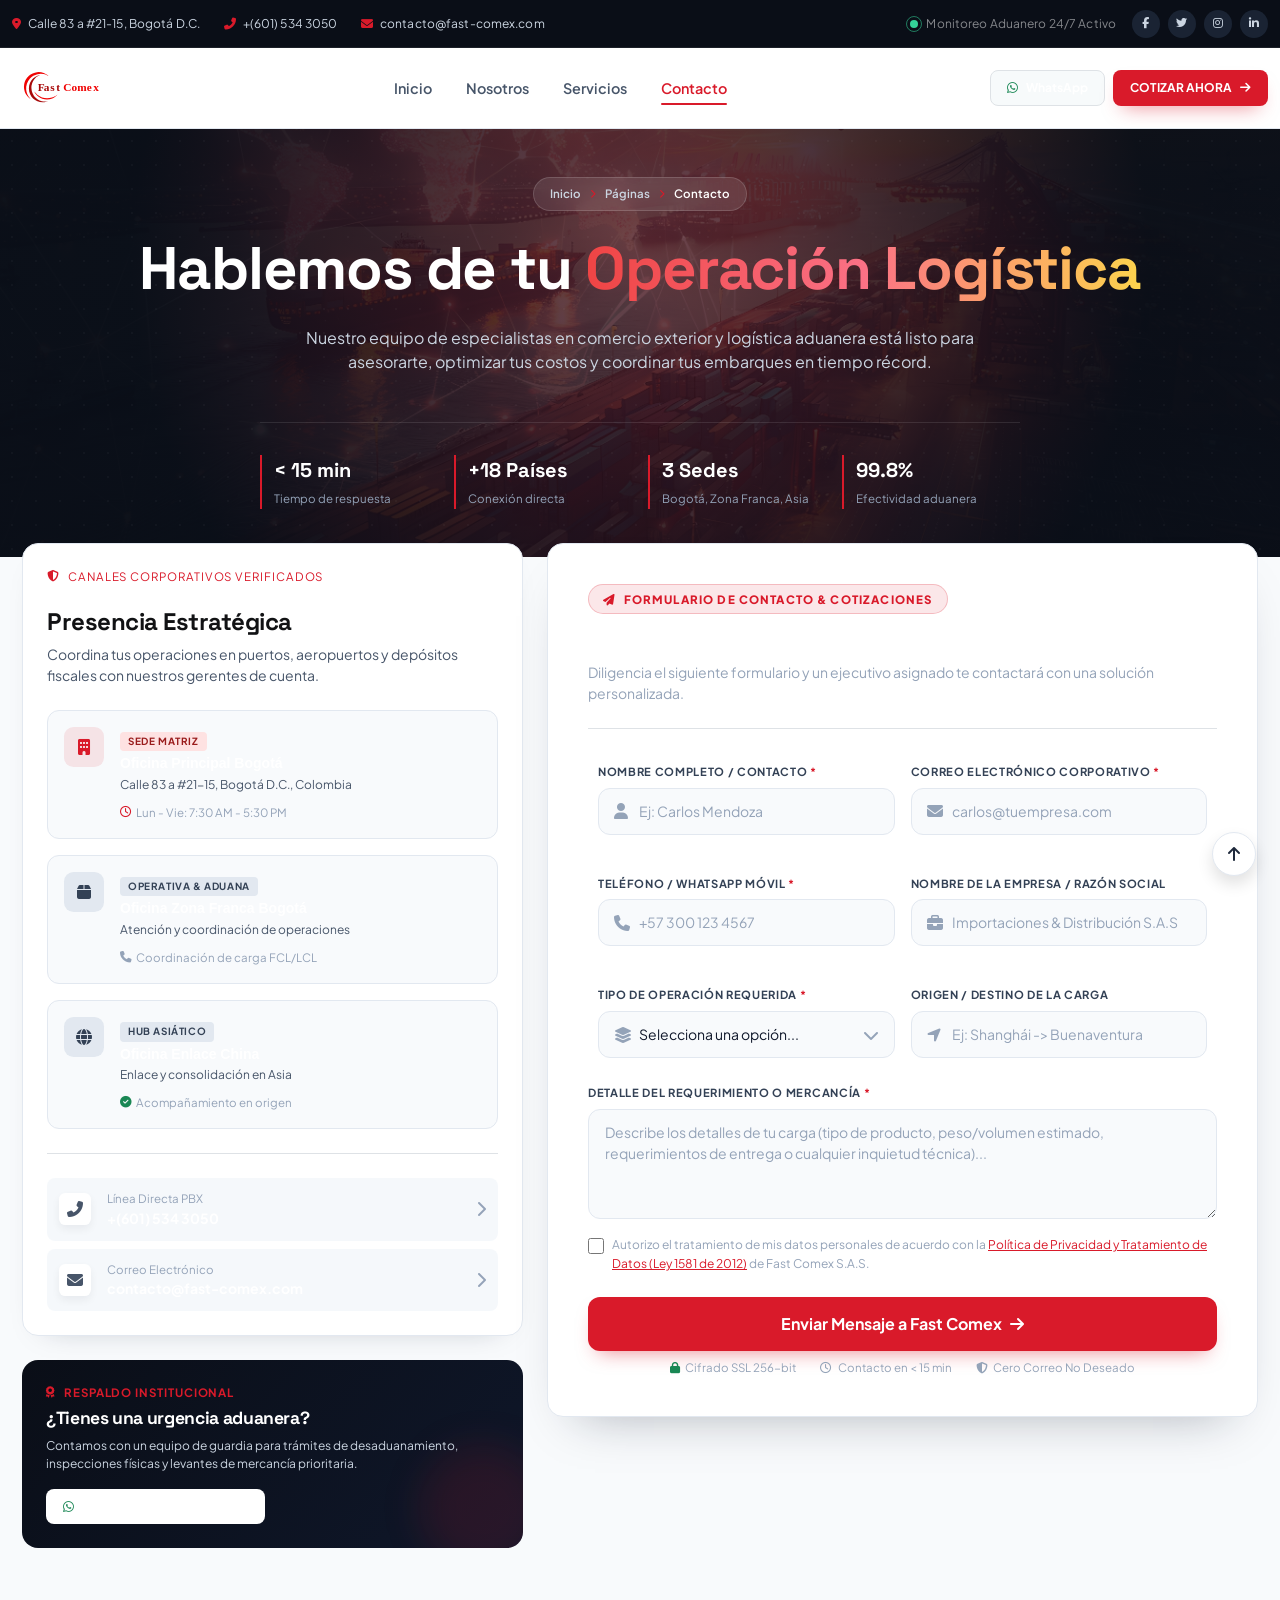
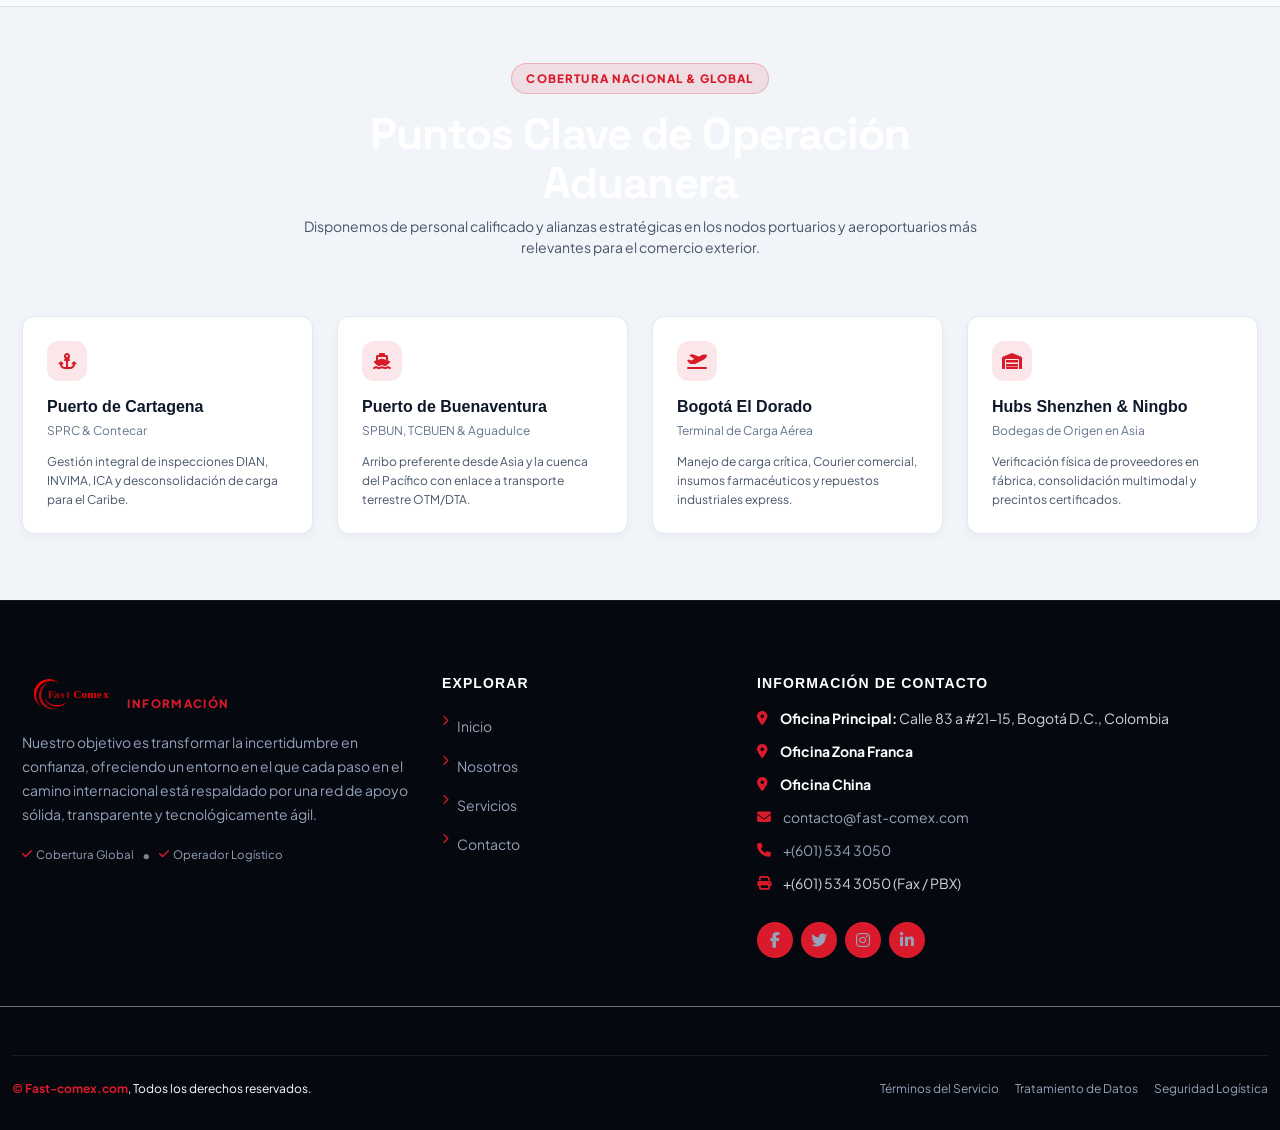
<file: contact.html>
<!DOCTYPE html>
<html lang="es">
  <head>
    <meta charset="utf-8" />
    <meta content="width=device-width, initial-scale=1.0" name="viewport" />
    <title>Contacto | Fast Comex - Logistics &amp; Global Trade</title>
    <meta content="" name="keywords" />
    <meta content="Contacta a Fast Comex para asesoría en comercio exterior, logística internacional, aduanas y transporte de carga." name="description" />

    <!-- Google Fonts -->
    <link rel="preconnect" href="https://fonts.googleapis.com" />
    <link rel="preconnect" href="https://fonts.gstatic.com" crossorigin />
    <link href="https://fonts.googleapis.com/css2?family=Plus+Jakarta+Sans:wght@300;400;500;600;700;800&family=Space+Grotesk:wght@500;600;700&display=swap" rel="stylesheet" />

    <!-- Font Awesome Icons -->
    <link href="https://cdnjs.cloudflare.com/ajax/libs/font-awesome/6.5.1/css/all.min.css" rel="stylesheet" />

    <!-- Favicon -->
    <link rel="icon" href="/img_02/favicon.ico" />
    <link rel="apple-touch-icon" href="img_02/---/apple-touch.png" />

    <!-- Customized Bootstrap Stylesheet -->
    <link href="css/bootstrap.min.css" rel="stylesheet" />

    <!-- Template Stylesheet -->
    <link href="css/style.css" rel="stylesheet" />

    <!-- Google tag (gtag.js) -->
    <script async src="https://www.googletagmanager.com/gtag/js?id=G-SFH3B7H138"></script>
    <script>
      window.dataLayer = window.dataLayer || [];
      function gtag() { dataLayer.push(arguments); }
      gtag('js', new Date());
      gtag('config', 'G-SFH3B7H138');
    </script>
  </head>

  <body class="fc-body">
    <!-- TopNotificationBar -->
    <section class="fc-topbar" data-purpose="top-utility-bar">
      <div class="container fc-container-wide">
        <div class="d-flex flex-column flex-md-row align-items-center justify-content-between gap-2">
          <div class="d-flex flex-wrap align-items-center gap-3 gap-md-4">
            <a class="fc-topbar-item" href="https://maps.app.goo.gl/QPT5cxru7RjwQzV48" target="_blank" rel="noopener noreferrer">
              <i class="fas fa-map-marker-alt fc-red"></i>
              <span>Calle 83 a #21-15, Bogotá D.C.</span>
            </a>
            <a class="fc-topbar-item" href="tel:+6015343050">
              <i class="fas fa-phone-alt fc-red"></i>
              <span>+(601) 534 3050</span>
            </a>
            <a class="fc-topbar-item" href="mailto:contacto@fast-comex.com">
              <i class="fas fa-envelope fc-red"></i>
              <span>contacto@fast-comex.com</span>
            </a>
          </div>
          <div class="d-flex align-items-center gap-3">
            <div class="d-flex align-items-center gap-2 text-white-50">
              <span class="fc-live-dot"></span>
              <span>Monitoreo Aduanero 24/7 Activo</span>
            </div>
            <div class="d-none d-sm-flex align-items-center gap-2">
              <a aria-label="Facebook" class="fc-social-link" href="https://www.facebook.com/profile.php?id=61568081906891" target="_blank" rel="noopener noreferrer">
                <i class="fa-brands fa-facebook-f"></i>
              </a>
              <a aria-label="Twitter" class="fc-social-link" href="#">
                <i class="fa-brands fa-twitter"></i>
              </a>
              <a aria-label="Instagram" class="fc-social-link" href="#">
                <i class="fa-brands fa-instagram"></i>
              </a>
              <a aria-label="LinkedIn" class="fc-social-link" href="#">
                <i class="fa-brands fa-linkedin-in"></i>
              </a>
            </div>
          </div>
        </div>
      </div>
    </section>
    <!-- TopNotificationBar End -->

    <!-- MainNavbar -->
    <header class="fc-header" data-purpose="primary-navigation">
      <nav class="navbar navbar-expand-lg">
        <div class="container fc-container-wide">
          <a aria-label="Fast Comex Inicio" class="navbar-brand d-flex align-items-center gap-2" href="index.html">
            <img src="img_02/---/logo_fast_svg.svg" alt="Fast Comex Logo" />
          </a>
          <button class="navbar-toggler" type="button" data-bs-toggle="collapse" data-bs-target="#mainNav" aria-controls="mainNav" aria-expanded="false" aria-label="Abrir menú">
            <i class="fas fa-bars fs-5"></i>
          </button>
          <div class="collapse navbar-collapse" id="mainNav">
            <ul class="navbar-nav mx-auto mb-3 mb-lg-0">
              <li class="nav-item"><a class="fc-nav-link" href="index.html">Inicio</a></li>
              <li class="nav-item"><a class="fc-nav-link" href="about.html">Nosotros</a></li>
              <li class="nav-item"><a class="fc-nav-link" href="service.html">Servicios</a></li>
              <li class="nav-item"><a class="fc-nav-link active" href="contact.html">Contacto</a></li>
            </ul>
            <div class="d-flex flex-column flex-sm-row align-items-stretch align-items-sm-center gap-2">
              <a class="fc-btn fc-btn-sm d-inline-flex align-items-center justify-content-center gap-2 bg-light border text-dark" href="https://api.whatsapp.com/send?phone=573017265662" target="_blank" rel="noopener noreferrer">
                <i class="fa-brands fa-whatsapp text-success"></i>
                <span>WhatsApp</span>
              </a>
              <a class="fc-btn fc-btn-red fc-btn-sm text-uppercase" href="#contacto-form">
                <span>Cotizar Ahora</span>
                <i class="fas fa-arrow-right"></i>
              </a>
            </div>
          </div>
        </div>
      </nav>
    </header>
    <!-- MainNavbar End -->

    <main>
      <!-- HeroSection -->
      <section class="fc-hero" data-purpose="hero-banner">
        <img alt="Operación logística y portuaria de Fast Comex" class="fc-hero-bg" src="img_02/---/carrusel_star_01.jpg" />
        <div class="fc-hero-overlay"></div>
        <div class="fc-hero-pattern"></div>
        <div class="fc-hero-content fc-hero-min-sm py-5">
          <div class="container fc-container-wide text-center">
            <nav class="fc-breadcrumb-pill mb-4">
              <a href="index.html">Inicio</a>
              <i class="fas fa-chevron-right fc-red" style="font-size: 0.55rem;"></i>
              <span>Páginas</span>
              <i class="fas fa-chevron-right fc-red" style="font-size: 0.55rem;"></i>
              <span class="text-white fw-semibold">Contacto</span>
            </nav>
            <h1 class="fc-title fc-title-xl text-white mb-4">
              Hablemos de tu <span class="fc-gradient-text">Operación Logística</span>
            </h1>
            <p class="mx-auto fc-text-light fs-6" style="max-width: 680px;">
              Nuestro equipo de especialistas en comercio exterior y logística aduanera está listo para asesorarte, optimizar tus costos y coordinar tus embarques en tiempo récord.
            </p>
            <div class="fc-hero-stats">
              <div class="fc-hero-stat">
                <strong>&lt; 15 min</strong>
                <span>Tiempo de respuesta</span>
              </div>
              <div class="fc-hero-stat">
                <strong>+18 Países</strong>
                <span>Conexión directa</span>
              </div>
              <div class="fc-hero-stat">
                <strong>3 Sedes</strong>
                <span>Bogotá, Zona Franca, Asia</span>
              </div>
              <div class="fc-hero-stat">
                <strong>99.8%</strong>
                <span>Efectividad aduanera</span>
              </div>
            </div>
          </div>
        </div>
      </section>
      <!-- HeroSection End -->

      <!-- MainContentGrid -->
      <section class="fc-overlap pb-5" data-purpose="contact-body">
        <div class="container fc-container-wide">
          <div class="row g-4 align-items-start">
            <!-- LEFT COLUMN -->
            <div class="col-lg-5">
              <div class="fc-card p-4 mb-4">
                <div class="d-flex align-items-center gap-2 fc-red fw-semibold text-uppercase mb-4" style="font-size: 0.72rem; letter-spacing: 0.08em;">
                  <i class="fas fa-shield-alt"></i>
                  <span>Canales Corporativos Verificados</span>
                </div>
                <h2 class="fc-title" style="font-size: 1.5rem;">Presencia Estratégica</h2>
                <p class="fc-text-slate mb-4" style="font-size: 0.875rem;">
                  Coordina tus operaciones en puertos, aeropuertos y depósitos fiscales con nuestros gerentes de cuenta.
                </p>

                <div>
                  <!-- Sede Principal -->
                  <a href="https://maps.app.goo.gl/DA9rYVxa5fttaSgw8" target="_blank" rel="noopener noreferrer" class="fc-office-card fc-hover-red mb-3">
                    <div class="d-flex align-items-start gap-3">
                      <div class="fc-office-icon fc-office-icon-red">
                        <i class="fas fa-building"></i>
                      </div>
                      <div>
                        <span class="fc-tag">Sede Matriz</span>
                        <h3 class="fw-bold text-dark mb-1" style="font-size: 0.875rem;">Oficina Principal Bogotá</h3>
                        <p class="mb-1 fc-text-slate" style="font-size: 0.75rem;">Calle 83 a #21-15, Bogotá D.C., Colombia</p>
                        <span class="d-inline-flex align-items-center gap-1 fc-text-muted" style="font-size: 0.72rem;">
                          <i class="far fa-clock fc-red"></i>
                          Lun - Vie: 7:30 AM - 5:30 PM
                        </span>
                      </div>
                    </div>
                  </a>

                  <!-- Zona Franca -->
                  <div class="fc-office-card mb-3">
                    <div class="d-flex align-items-start gap-3">
                      <div class="fc-office-icon">
                        <i class="fas fa-box"></i>
                      </div>
                      <div>
                        <span class="fc-tag fc-tag-gray">Operativa &amp; Aduana</span>
                        <h3 class="fw-bold text-dark mb-1" style="font-size: 0.875rem;">Oficina Zona Franca Bogotá</h3>
                        <p class="mb-1 fc-text-slate" style="font-size: 0.75rem;">Atención y coordinación de operaciones</p>
                        <span class="d-inline-flex align-items-center gap-1 fc-text-muted" style="font-size: 0.72rem;">
                          <i class="fas fa-phone"></i>
                          Coordinación de carga FCL/LCL
                        </span>
                      </div>
                    </div>
                  </div>

                  <!-- China -->
                  <a href="https://maps.app.goo.gl/gND5Ls4cyceMCcVy9" target="_blank" rel="noopener noreferrer" class="fc-office-card fc-hover-red">
                    <div class="d-flex align-items-start gap-3">
                      <div class="fc-office-icon">
                        <i class="fas fa-globe"></i>
                      </div>
                      <div>
                        <span class="fc-tag fc-tag-gray">Hub Asiático</span>
                        <h3 class="fw-bold text-dark mb-1" style="font-size: 0.875rem;">Oficina Enlace China</h3>
                        <p class="mb-1 fc-text-slate" style="font-size: 0.75rem;">Enlace y consolidación en Asia</p>
                        <span class="d-inline-flex align-items-center gap-1 fc-text-muted" style="font-size: 0.72rem;">
                          <i class="fas fa-check-circle text-success"></i>
                          Acompañamiento en origen
                        </span>
                      </div>
                    </div>
                  </a>
                </div>

                <div class="border-top mt-4 pt-4">
                  <a class="fc-contact-quick mb-2" href="tel:+6015343050">
                    <div class="d-flex align-items-center gap-3">
                      <div class="fc-icon-box">
                        <i class="fas fa-phone-alt"></i>
                      </div>
                      <div>
                        <p class="mb-0 fc-text-muted" style="font-size: 0.72rem;">Línea Directa PBX</p>
                        <p class="mb-0 fw-bold text-dark" style="font-size: 0.875rem;">+(601) 534 3050</p>
                      </div>
                    </div>
                    <i class="fas fa-chevron-right fc-chevron"></i>
                  </a>
                  <a class="fc-contact-quick" href="mailto:contacto@fast-comex.com">
                    <div class="d-flex align-items-center gap-3">
                      <div class="fc-icon-box">
                        <i class="fas fa-envelope"></i>
                      </div>
                      <div>
                        <p class="mb-0 fc-text-muted" style="font-size: 0.72rem;">Correo Electrónico</p>
                        <p class="mb-0 fw-bold text-dark" style="font-size: 0.875rem;">contacto@fast-comex.com</p>
                      </div>
                    </div>
                    <i class="fas fa-chevron-right fc-chevron"></i>
                  </a>
                </div>
              </div>

              <div class="fc-urgent-card">
                <div class="position-relative" style="z-index: 1;">
                  <div class="d-flex align-items-center gap-2 fc-red fw-bold text-uppercase mb-2" style="font-size: 0.72rem; letter-spacing: 0.08em;">
                    <i class="fas fa-award"></i> Respaldo Institucional
                  </div>
                  <h4 class="fc-title text-white mb-2" style="font-size: 1.1rem;">¿Tienes una urgencia aduanera?</h4>
                  <p class="fc-text-light mb-3" style="font-size: 0.75rem;">
                    Contamos con un equipo de guardia para trámites de desaduanamiento, inspecciones físicas y levantes de mercancía prioritaria.
                  </p>
                  <a class="fc-btn fc-btn-sm bg-white text-dark" href="https://api.whatsapp.com/send?phone=573017265662" target="_blank" rel="noopener noreferrer">
                    <i class="fa-brands fa-whatsapp text-success"></i>
                    Contactar Asesor de Guardia
                  </a>
                </div>
              </div>
            </div>

            <!-- RIGHT COLUMN: Form -->
            <div class="col-lg-7" id="contacto-form">
              <div class="fc-form-card" data-purpose="contact-form-card">
                <div class="border-bottom pb-4 mb-4">
                  <span class="fc-badge-red mb-2">
                    <i class="fas fa-paper-plane me-1"></i> Formulario de Contacto &amp; Cotizaciones
                  </span>
                  <h3 class="fc-title fc-title-md text-dark mb-2">
                    Inicia tu cotización o consulta técnica
                  </h3>
                  <p class="fc-text-muted mb-0" style="font-size: 0.875rem;">
                    Diligencia el siguiente formulario y un ejecutivo asignado te contactará con una solución personalizada.
                  </p>
                </div>

                <div id="alertMessage" aria-live="polite"></div>

                <form id="contactForm" action="mailer/contact.form.php" method="POST" novalidate="novalidate">
                  <!-- Row 1: Name and Email -->
                  <div class="row g-3">
                    <div class="col-sm-6 control-group">
                      <label class="fc-form-label" for="name">
                        Nombre Completo / Contacto <span class="fc-red">*</span>
                      </label>
                      <div class="fc-input-icon">
                        <i class="fas fa-user"></i>
                        <input class="fc-input" id="name" name="name" placeholder="Ej: Carlos Mendoza" required="required" type="text" data-validation-required-message="Por favor ingresa tu nombre" />
                      </div>
                      <p class="help-block fc-help-block"></p>
                    </div>
                    <div class="col-sm-6 control-group">
                      <label class="fc-form-label" for="email">
                        Correo Electrónico Corporativo <span class="fc-red">*</span>
                      </label>
                      <div class="fc-input-icon">
                        <i class="fas fa-envelope"></i>
                        <input class="fc-input" id="email" name="email" placeholder="carlos@tuempresa.com" required="required" type="email" data-validation-required-message="Por favor ingresa tu correo" />
                      </div>
                      <p class="help-block fc-help-block"></p>
                    </div>
                  </div>

                  <!-- Row 2: Phone and Company -->
                  <div class="row g-3 mt-1">
                    <div class="col-sm-6 control-group">
                      <label class="fc-form-label" for="mobile">
                        Teléfono / WhatsApp Móvil <span class="fc-red">*</span>
                      </label>
                      <div class="fc-input-icon">
                        <i class="fas fa-phone"></i>
                        <input class="fc-input" id="mobile" name="mobile" placeholder="+57 300 123 4567" required="required" type="tel" pattern="^\+?[\d\s().-]{7,20}$" data-validation-required-message="Por favor ingresa tu teléfono" data-validation-pattern-message="Número de teléfono no válido" />
                      </div>
                      <p class="help-block fc-help-block"></p>
                    </div>
                    <div class="col-sm-6 control-group">
                      <label class="fc-form-label" for="company">Nombre de la Empresa / Razón Social</label>
                      <div class="fc-input-icon">
                        <i class="fas fa-briefcase"></i>
                        <input class="fc-input" id="company" name="company" placeholder="Importaciones &amp; Distribución S.A.S" type="text" />
                      </div>
                      <p class="help-block fc-help-block"></p>
                    </div>
                  </div>

                  <!-- Row 3: Service type and Origin/Destination -->
                  <div class="row g-3 mt-1">
                    <div class="col-sm-6 control-group">
                      <label class="fc-form-label" for="subject">
                        Tipo de Operación Requerida <span class="fc-red">*</span>
                      </label>
                      <div class="fc-input-icon">
                        <i class="fas fa-layer-group"></i>
                        <div class="fc-select-wrap">
                          <select class="fc-input" id="subject" name="subject" required="required" data-validation-required-message="Selecciona el tipo de operación">
                            <option disabled="disabled" selected="selected" value="">Selecciona una opción...</option>
                            <option value="Flete Internacional Marítimo (FCL / LCL)">Flete Internacional Marítimo (FCL / LCL)</option>
                            <option value="Transporte Aéreo Expreso">Transporte Aéreo Expreso</option>
                            <option value="Agenciamiento Aduanero / Clasificación">Agenciamiento Aduanero / Clasificación</option>
                            <option value="Consolidación &amp; Hub en China">Consolidación &amp; Hub en China</option>
                            <option value="Bodegaje &amp; Operación Zona Franca">Bodegaje &amp; Operación Zona Franca</option>
                            <option value="Asesoría Integral en Comercio Exterior">Asesoría Integral en Comercio Exterior</option>
                          </select>
                          <i class="fas fa-chevron-down"></i>
                        </div>
                      </div>
                      <p class="help-block fc-help-block"></p>
                    </div>
                    <div class="col-sm-6 control-group">
                      <label class="fc-form-label" for="origin-dest">Origen / Destino de la Carga</label>
                      <div class="fc-input-icon">
                        <i class="fas fa-location-arrow"></i>
                        <input class="fc-input" id="origin-dest" name="origin" placeholder="Ej: Shanghái -&gt; Buenaventura" type="text" />
                      </div>
                      <p class="help-block fc-help-block"></p>
                    </div>
                  </div>

                  <!-- Row 4: Message -->
                  <div class="control-group mt-3">
                    <label class="fc-form-label" for="message">
                      Detalle del Requerimiento o Mercancía <span class="fc-red">*</span>
                    </label>
                    <textarea class="fc-input" id="message" name="message" placeholder="Describe los detalles de tu carga (tipo de producto, peso/volumen estimado, requerimientos de entrega o cualquier inquietud técnica)..." required="required" rows="4" data-validation-required-message="Por favor describe tu requerimiento"></textarea>
                    <p class="help-block fc-help-block"></p>
                  </div>

                  <!-- Privacy -->
                  <div class="control-group mt-3">
                    <div class="d-flex align-items-start gap-2">
                      <input class="fc-form-check" id="privacy-policy" name="privacy-policy" required="required" type="checkbox" data-validation-required-message="Debes aceptar la política de tratamiento de datos" />
                      <label class="fc-text-muted mb-0" for="privacy-policy" style="font-size: 0.75rem; line-height: 1.6; cursor: pointer;">
                        Autorizo el tratamiento de mis datos personales de acuerdo con la <a class="fc-red text-decoration-underline" href="#">Política de Privacidad y Tratamiento de Datos (Ley 1581 de 2012)</a> de Fast Comex S.A.S.
                      </label>
                    </div>
                    <p class="help-block fc-help-block"></p>
                  </div>

                  <!-- Submit -->
                  <div class="mt-4">
                    <button id="sendMessageButton" class="fc-btn fc-btn-red fc-btn-lg fc-btn-block" type="submit">
                      <span>Enviar Mensaje a Fast Comex</span>
                      <i class="fas fa-arrow-right"></i>
                    </button>
                  </div>

                  <div class="fc-form-note">
                    <span><i class="fas fa-lock text-success"></i>Cifrado SSL 256-bit</span>
                    <span><i class="far fa-clock"></i>Contacto en &lt; 15 min</span>
                    <span><i class="fas fa-shield-alt"></i>Cero Correo No Deseado</span>
                  </div>
                </form>
              </div>
            </div>
          </div>
        </div>
      </section>
      <!-- MainContentGrid End -->

      <!-- CoverageAndPortsSection -->
      <section class="fc-soft-bg fc-section-sm border-top" data-purpose="strategic-ports-coverage">
        <div class="container fc-container-wide">
          <div class="text-center mb-5 mx-auto" style="max-width: 680px;">
            <span class="fc-badge-red">Cobertura Nacional &amp; Global</span>
            <h3 class="fc-title fc-title-lg text-dark mt-3">
              Puntos Clave de Operación Aduanera
            </h3>
            <p class="fc-text-slate mt-2 mb-0" style="font-size: 0.875rem;">
              Disponemos de personal calificado y alianzas estratégicas en los nodos portuarios y aeroportuarios más relevantes para el comercio exterior.
            </p>
          </div>
          <div class="row g-4">
            <div class="col-md-6 col-lg-3">
              <div class="fc-coverage-card">
                <div class="fc-icon-box">
                  <i class="fas fa-anchor"></i>
                </div>
                <h4>Puerto de Cartagena</h4>
                <p class="fc-coverage-sub">SPRC &amp; Contecar</p>
                <p>Gestión integral de inspecciones DIAN, INVIMA, ICA y desconsolidación de carga para el Caribe.</p>
              </div>
            </div>
            <div class="col-md-6 col-lg-3">
              <div class="fc-coverage-card">
                <div class="fc-icon-box">
                  <i class="fas fa-ship"></i>
                </div>
                <h4>Puerto de Buenaventura</h4>
                <p class="fc-coverage-sub">SPBUN, TCBUEN &amp; Aguadulce</p>
                <p>Arribo preferente desde Asia y la cuenca del Pacífico con enlace a transporte terrestre OTM/DTA.</p>
              </div>
            </div>
            <div class="col-md-6 col-lg-3">
              <div class="fc-coverage-card">
                <div class="fc-icon-box">
                  <i class="fas fa-plane-departure"></i>
                </div>
                <h4>Bogotá El Dorado</h4>
                <p class="fc-coverage-sub">Terminal de Carga Aérea</p>
                <p>Manejo de carga crítica, Courier comercial, insumos farmacéuticos y repuestos industriales express.</p>
              </div>
            </div>
            <div class="col-md-6 col-lg-3">
              <div class="fc-coverage-card">
                <div class="fc-icon-box">
                  <i class="fas fa-warehouse"></i>
                </div>
                <h4>Hubs Shenzhen &amp; Ningbo</h4>
                <p class="fc-coverage-sub">Bodegas de Origen en Asia</p>
                <p>Verificación física de proveedores en fábrica, consolidación multimodal y precintos certificados.</p>
              </div>
            </div>
          </div>
        </div>
      </section>
      <!-- CoverageAndPortsSection End -->
    </main>

    <!-- MainFooter -->
    <footer class="fc-footer" data-purpose="site-footer">
      <div class="container fc-container-wide">
        <div class="row g-4 pb-5 border-bottom border-secondary border-opacity-10">
          <!-- Brand Info -->
          <div class="col-md-6 col-lg-4">
            <img class="mb-3" style="height: 2.5rem;" src="img_02/---/logo_fast_svg.svg" alt="Fast Comex" />
            <p class="fc-eyebrow mb-2">Información</p>
            <p class="fc-text-muted mb-3" style="font-size: 0.875rem; line-height: 1.7;">
              Nuestro objetivo es transformar la incertidumbre en confianza, ofreciendo un entorno en el que cada paso en el camino internacional está respaldado por una red de apoyo sólida, transparente y tecnológicamente ágil.
            </p>
            <div class="d-flex flex-wrap align-items-center gap-2">
              <span class="d-flex align-items-center gap-1 fc-text-muted" style="font-size: 0.72rem;">
                <i class="fas fa-check fc-red"></i> Cobertura Global
              </span>
              <span class="text-white-50">•</span>
              <span class="d-flex align-items-center gap-1 fc-text-muted" style="font-size: 0.72rem;">
                <i class="fas fa-check fc-red"></i> Operador Logístico
              </span>
            </div>
          </div>

          <!-- Explore -->
          <div class="col-md-6 col-lg-3">
            <h5>Explorar</h5>
            <ul class="fc-footer-list">
              <li><a href="index.html"><i class="fas fa-chevron-right fc-red" style="font-size: 0.65rem;"></i> Inicio</a></li>
              <li><a href="about.html"><i class="fas fa-chevron-right fc-red" style="font-size: 0.65rem;"></i> Nosotros</a></li>
              <li><a href="service.html"><i class="fas fa-chevron-right fc-red" style="font-size: 0.65rem;"></i> Servicios</a></li>
              <li><a href="contact.html"><i class="fas fa-chevron-right fc-red" style="font-size: 0.65rem;"></i> Contacto</a></li>
            </ul>
          </div>

          <!-- Contact Info -->
          <div class="col-md-12 col-lg-5">
            <h5>Información de Contacto</h5>
            <ul class="fc-footer-contact">
              <li>
                <i class="fas fa-map-marker-alt"></i>
                <span><strong class="text-white">Oficina Principal:</strong> Calle 83 a #21-15, Bogotá D.C., Colombia</span>
              </li>
              <li>
                <i class="fas fa-map-marker-alt"></i>
                <span><strong class="text-white">Oficina Zona Franca</strong></span>
              </li>
              <li>
                <i class="fas fa-map-marker-alt"></i>
                <a href="https://maps.app.goo.gl/gND5Ls4cyceMCcVy9" target="_blank" rel="noopener noreferrer"><strong class="text-white">Oficina China</strong></a>
              </li>
              <li>
                <i class="fas fa-envelope"></i>
                <a href="mailto:contacto@fast-comex.com">contacto@fast-comex.com</a>
              </li>
              <li>
                <i class="fas fa-phone"></i>
                <a href="tel:+6015343050">+(601) 534 3050</a>
              </li>
              <li>
                <i class="fas fa-print"></i>
                <span>+(601) 534 3050 (Fax / PBX)</span>
              </li>
            </ul>
            <div class="d-flex align-items-center gap-2 pt-3">
              <a aria-label="Facebook" class="fc-social" href="https://www.facebook.com/profile.php?id=61568081906891" target="_blank" rel="noopener noreferrer">
                <i class="fa-brands fa-facebook-f"></i>
              </a>
              <a aria-label="Twitter" class="fc-social" href="#">
                <i class="fa-brands fa-twitter"></i>
              </a>
              <a aria-label="Instagram" class="fc-social" href="#">
                <i class="fa-brands fa-instagram"></i>
              </a>
              <a aria-label="LinkedIn" class="fc-social" href="#">
                <i class="fa-brands fa-linkedin-in"></i>
              </a>
            </div>
          </div>
        </div>

        <div class="fc-footer-bottom d-flex flex-column flex-sm-row align-items-center justify-content-between gap-3">
          <p class="mb-0"><span class="fc-red fw-bold">© Fast-comex.com</span>, Todos los derechos reservados.</p>
          <div class="d-flex flex-wrap align-items-center justify-content-center gap-3">
            <a href="#">Términos del Servicio</a>
            <a href="#">Tratamiento de Datos</a>
            <a href="service.html">Seguridad Logística</a>
          </div>
        </div>
      </div>
    </footer>
    <!-- MainFooter End -->

    <!-- Back to Top -->
    <a aria-label="Volver arriba" class="fc-back-top" href="#">
      <i class="fas fa-arrow-up"></i>
    </a>

    <!-- JavaScript Libraries -->
    <script src="https://ajax.googleapis.com/ajax/libs/jquery/3.6.4/jquery.min.js"></script>
    <script src="js/bootstrap.min.js"></script>
    <script src="mailer/validation.form.js"></script>
    <script src="mailer/contact.form.js"></script>
    <script>
      document.addEventListener("DOMContentLoaded", function () {
        var backTop = document.querySelector(".fc-back-top");
        if (backTop) {
          backTop.addEventListener("click", function (event) {
            event.preventDefault();
            window.scrollTo({ top: 0, behavior: "smooth" });
          });
        }
      });
    </script>
  </body>
</html>
</file>
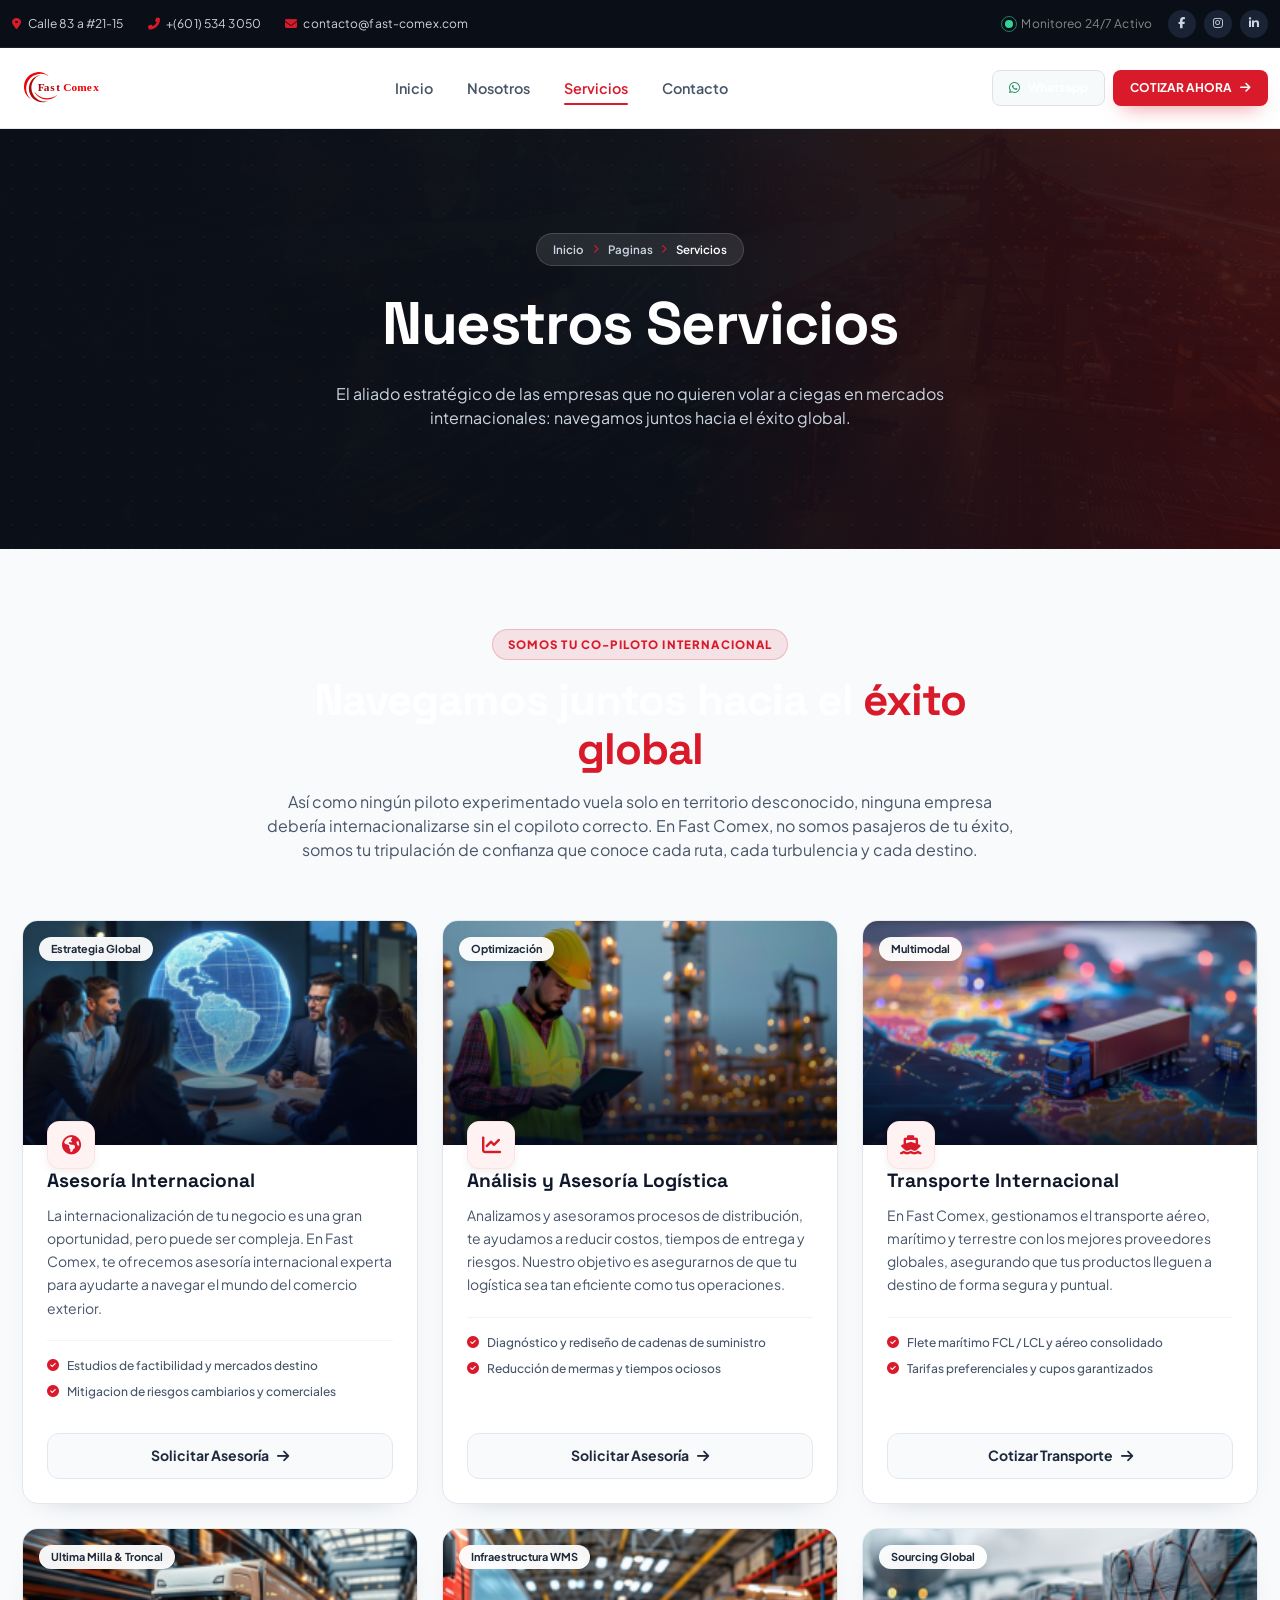
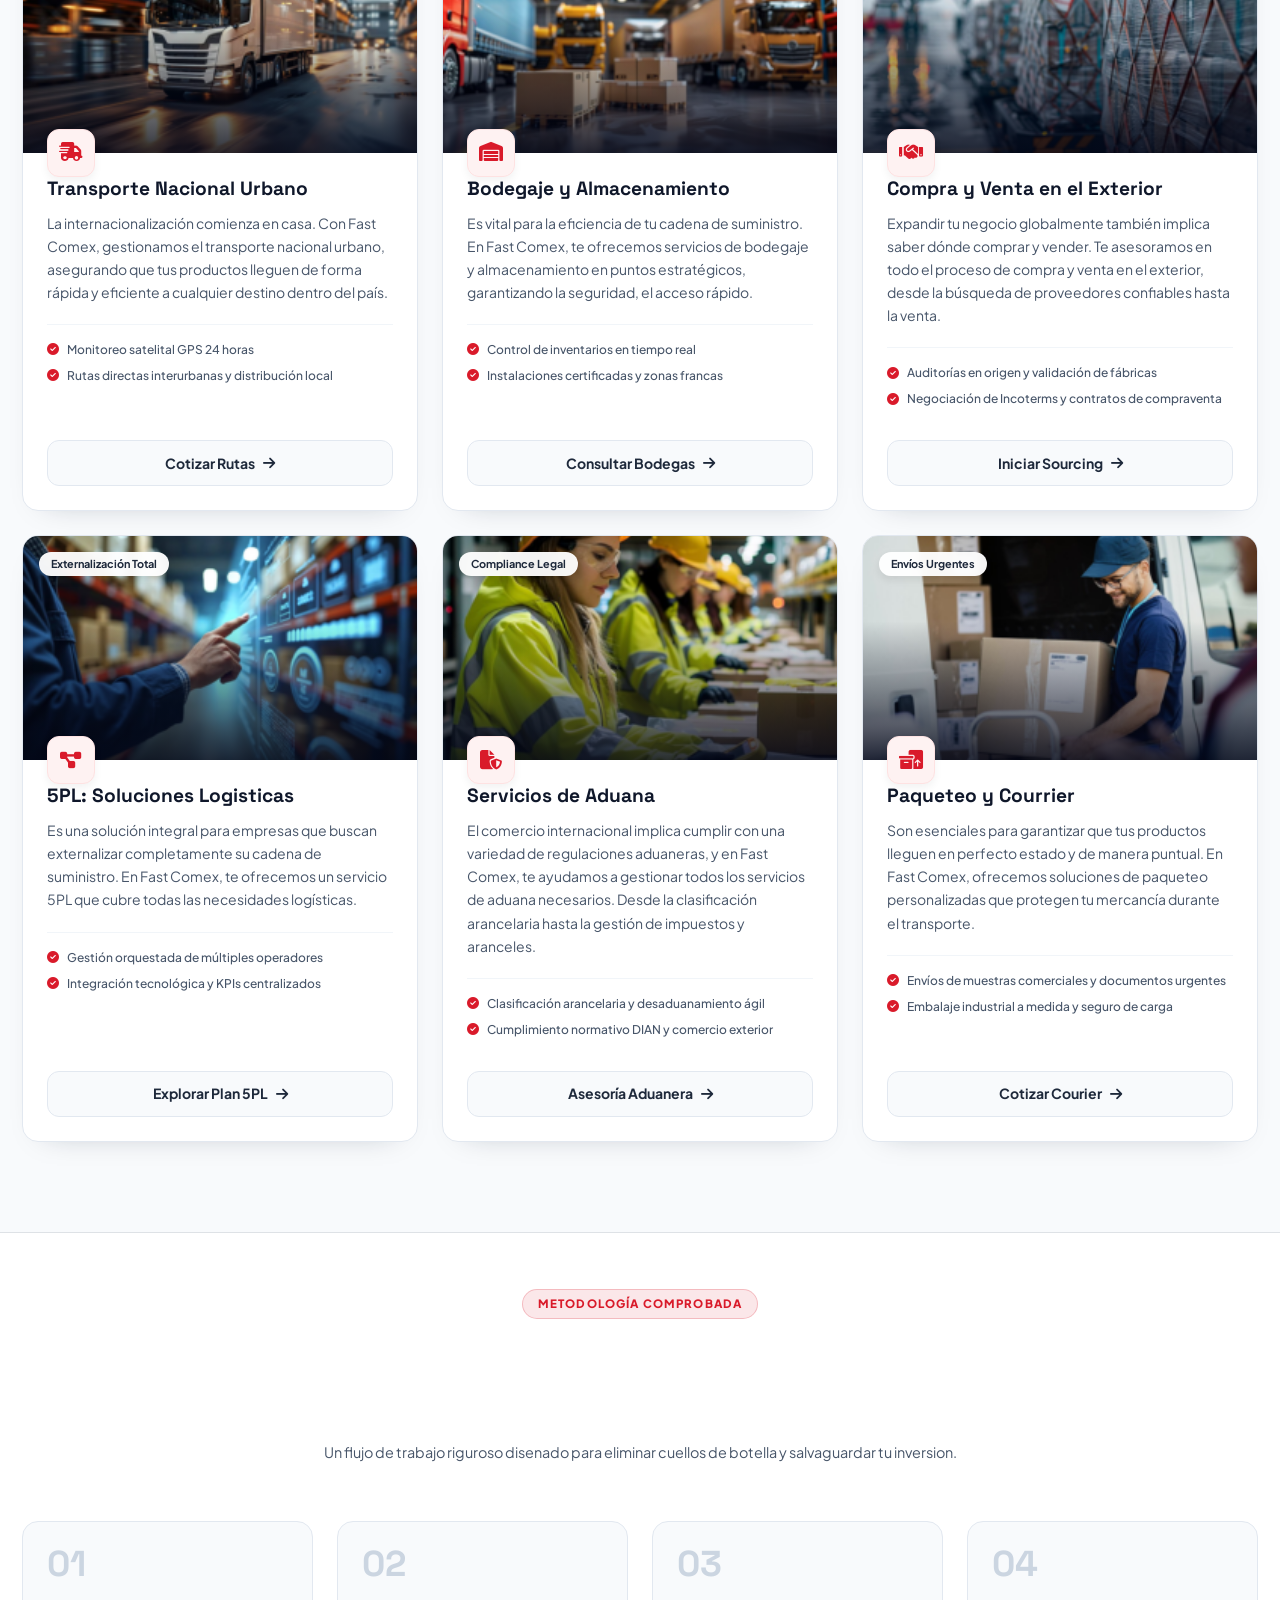
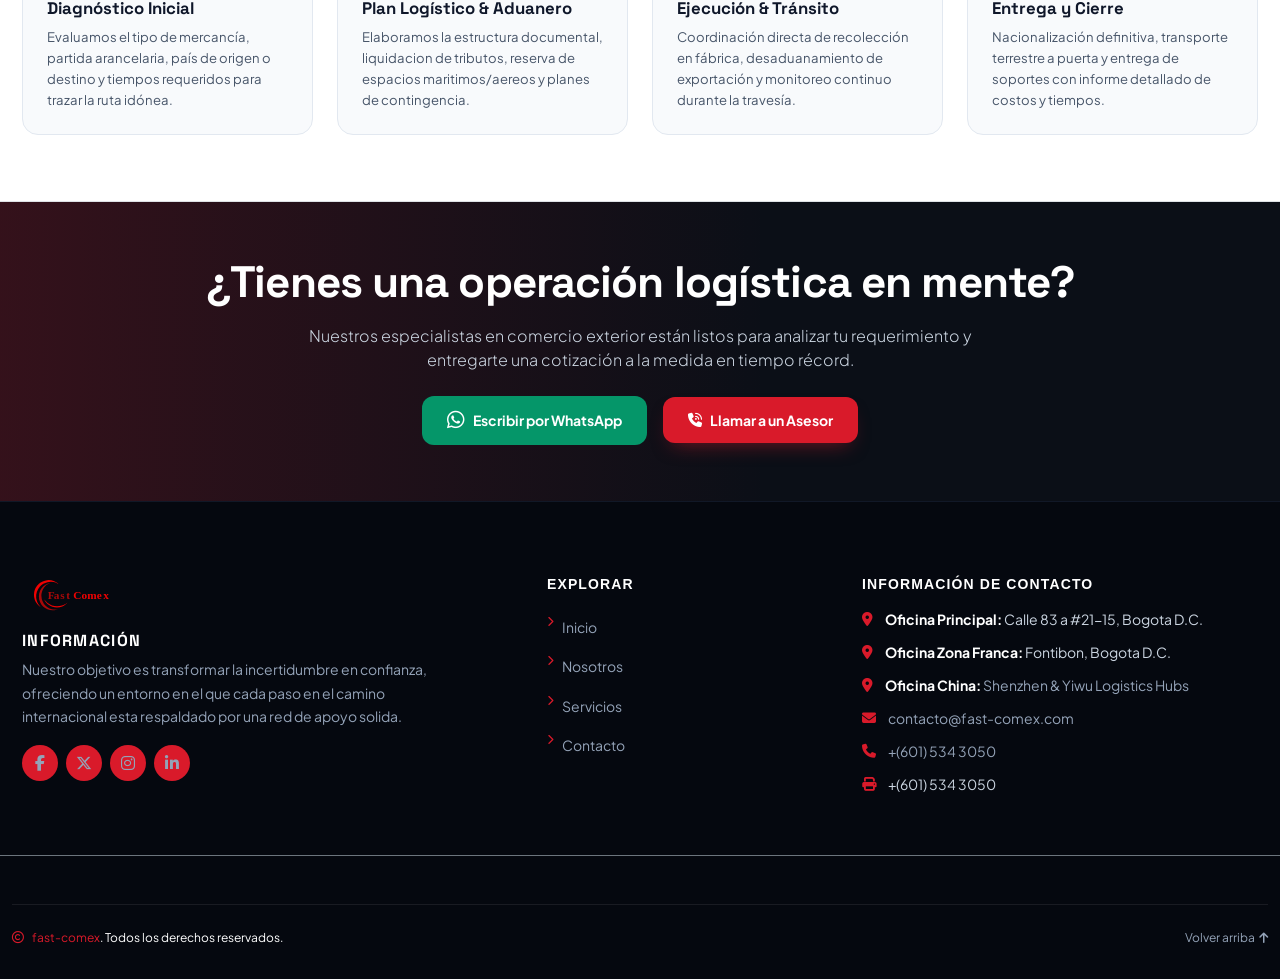
<file: service.html>
<!DOCTYPE html>
<html lang="es">
  <head>
    <meta charset="utf-8" />
    <meta content="width=device-width, initial-scale=1.0" name="viewport" />
    <title>Nuestros Servicios | Fast Comex - Soluciones en Comercio Exterior y Logística</title>
    <meta content="" name="keywords" />
    <meta content="Soluciones integrales de comercio exterior y logística internacional: asesoría, transporte, bodegaje, 5PL, aduanas y paqueteo." name="description" />

    <!-- Google Fonts -->
    <link rel="preconnect" href="https://fonts.googleapis.com" />
    <link rel="preconnect" href="https://fonts.gstatic.com" crossorigin />
    <link href="https://fonts.googleapis.com/css2?family=Plus+Jakarta+Sans:wght@300;400;500;600;700;800&family=Space+Grotesk:wght@500;600;700&display=swap" rel="stylesheet" />

    <!-- Font Awesome Icons -->
    <link href="https://cdnjs.cloudflare.com/ajax/libs/font-awesome/6.5.1/css/all.min.css" rel="stylesheet" />

    <!-- Favicon -->
    <link rel="icon" href="/img_02/favicon.ico" />
    <link rel="apple-touch-icon" href="img_02/---/apple-touch.png" />

    <!-- Customized Bootstrap Stylesheet -->
    <link href="css/bootstrap.min.css" rel="stylesheet" />

    <!-- Template Stylesheet -->
    <link href="css/style.css" rel="stylesheet" />

    <!-- Google tag (gtag.js) -->
    <script async src="https://www.googletagmanager.com/gtag/js?id=G-SFH3B7H138"></script>
    <script>
      window.dataLayer = window.dataLayer || [];
      function gtag() { dataLayer.push(arguments); }
      gtag('js', new Date());
      gtag('config', 'G-SFH3B7H138');
    </script>
  </head>

  <body class="fc-body">
    <!-- TopBar -->
    <section class="fc-topbar" data-purpose="top-utility-bar">
      <div class="container fc-container-wide">
        <div class="d-flex flex-column flex-md-row align-items-center justify-content-between gap-2">
          <div class="d-flex flex-wrap align-items-center gap-3 gap-md-4">
            <a class="fc-topbar-item" href="https://maps.app.goo.gl/QPT5cxru7RjwQzV48" target="_blank" rel="noopener noreferrer">
              <i class="fas fa-map-marker-alt fc-red"></i>
              <span>Calle 83 a #21-15</span>
            </a>
            <a class="fc-topbar-item" href="tel:+6015343050">
              <i class="fas fa-phone-alt fc-red"></i>
              <span>+(601) 534 3050</span>
            </a>
            <a class="fc-topbar-item" href="mailto:contacto@fast-comex.com">
              <i class="fas fa-envelope fc-red"></i>
              <span>contacto@fast-comex.com</span>
            </a>
          </div>
          <div class="d-flex align-items-center gap-3">
            <div class="d-flex align-items-center gap-2 text-white-50">
              <span class="fc-live-dot"></span>
              <span>Monitoreo 24/7 Activo</span>
            </div>
            <div class="d-none d-sm-flex align-items-center gap-2">
              <a aria-label="Facebook" class="fc-social-link" href="https://www.facebook.com/profile.php?id=61568081906891" target="_blank" rel="noopener noreferrer">
                <i class="fa-brands fa-facebook-f"></i>
              </a>
              <a aria-label="Instagram" class="fc-social-link" href="#">
                <i class="fa-brands fa-instagram"></i>
              </a>
              <a aria-label="LinkedIn" class="fc-social-link" href="#">
                <i class="fa-brands fa-linkedin-in"></i>
              </a>
            </div>
          </div>
        </div>
      </div>
    </section>
    <!-- TopBar End -->

    <!-- MainHeader -->
    <header class="fc-header" data-purpose="primary-navigation">
      <nav class="navbar navbar-expand-lg">
        <div class="container fc-container-wide">
          <a aria-label="Fast Comex Inicio" class="navbar-brand d-flex align-items-center gap-2" href="index.html">
            <img src="img_02/---/logo_fast_svg.svg" alt="Fast Comex Logo" />
          </a>
          <button class="navbar-toggler" type="button" data-bs-toggle="collapse" data-bs-target="#mainNav" aria-controls="mainNav" aria-expanded="false" aria-label="Abrir menú">
            <i class="fas fa-bars fs-5"></i>
          </button>
          <div class="collapse navbar-collapse" id="mainNav">
            <ul class="navbar-nav mx-auto mb-3 mb-lg-0">
              <li class="nav-item"><a class="fc-nav-link" href="index.html">Inicio</a></li>
              <li class="nav-item"><a class="fc-nav-link" href="about.html">Nosotros</a></li>
              <li class="nav-item"><a class="fc-nav-link active" href="service.html">Servicios</a></li>
              <li class="nav-item"><a class="fc-nav-link" href="contact.html">Contacto</a></li>
            </ul>
            <div class="d-flex flex-column flex-sm-row align-items-stretch align-items-sm-center gap-2">
              <a class="fc-btn fc-btn-sm d-inline-flex align-items-center justify-content-center gap-2 bg-light border text-dark" href="https://api.whatsapp.com/send?phone=573017265662" target="_blank" rel="noopener noreferrer">
                <i class="fa-brands fa-whatsapp text-success"></i>
                <span>Whatsapp</span>
              </a>
              <a class="fc-btn fc-btn-red fc-btn-sm text-uppercase" href="contact.html">
                <span>Cotizar Ahora</span>
                <i class="fas fa-arrow-right"></i>
              </a>
            </div>
          </div>
        </div>
      </nav>
    </header>
    <!-- MainHeader End -->

    <!-- HeroBanner -->
    <section class="fc-hero" data-purpose="hero-services">
      <img alt="Puerto logistico de carga internacional con contenedores maritimos" class="fc-hero-bg" src="img_02/---/carrusel_star_01.jpg" />
      <div class="fc-hero-overlay-left"></div>
      <div class="fc-hero-pattern"></div>
      <div class="fc-hero-content fc-hero-min-sm py-5">
        <div class="container fc-container-wide text-center">
          <nav class="fc-breadcrumb-pill mb-4">
            <a href="index.html">Inicio</a>
            <i class="fas fa-chevron-right fc-red" style="font-size: 0.55rem;"></i>
            <span>Paginas</span>
            <i class="fas fa-chevron-right fc-red" style="font-size: 0.55rem;"></i>
            <span class="text-white fw-semibold">Servicios</span>
          </nav>
          <h1 class="fc-title fc-title-xl text-white mb-4">Nuestros Servicios</h1>
          <p class="mx-auto fc-text-light fs-6" style="max-width: 720px;">
            El aliado estratégico de las empresas que no quieren volar a ciegas en mercados internacionales: navegamos juntos hacia el éxito global.
          </p>
        </div>
      </div>
    </section>
    <!-- HeroBanner End -->

    <!-- ServicesDirectorySection -->
    <main class="fc-section">
      <div class="container fc-container-wide">
        <div class="text-center mx-auto mb-5" style="max-width: 760px;">
          <span class="fc-badge-red mb-3">Somos tu Co-Piloto Internacional</span>
          <h2 class="fc-title fc-title-lg text-dark mb-3">
            Navegamos juntos hacia el <span class="fc-red">éxito global</span>
          </h2>
          <p class="fc-text-slate mb-0">
            Así como ningún piloto experimentado vuela solo en territorio desconocido, ninguna empresa debería internacionalizarse sin el copiloto correcto. En Fast Comex, no somos pasajeros de tu éxito, somos tu tripulación de confianza que conoce cada ruta, cada turbulencia y cada destino.
          </p>
        </div>

        <div class="row g-4">
          <!-- Card 1: Asesoría Internacional -->
          <div class="col-md-6 col-lg-4">
            <article class="fc-card fc-card-hover fc-service-card h-100 d-flex flex-column" data-purpose="service-item">
              <div class="d-flex flex-column flex-grow-1">
                <div class="fc-service-media">
                  <img alt="Equipo multidisciplinario en asesoría de negocios internacionales" src="img_02/---/asesoria_internacional_00.png" />
                  <span class="fc-service-tag">Estrategia Global</span>
                </div>
                <div class="fc-service-body flex-grow-1 d-flex flex-column">
                  <div class="fc-service-icon">
                    <i class="fas fa-earth-americas"></i>
                  </div>
                  <h3>Asesoría Internacional</h3>
                  <p>
                    La internacionalización de tu negocio es una gran oportunidad, pero puede ser compleja. En Fast Comex, te ofrecemos asesoría internacional experta para ayudarte a navegar el mundo del comercio exterior.
                  </p>
                  <ul class="fc-check-list">
                    <li><i class="fas fa-circle-check"></i><span>Estudios de factibilidad y mercados destino</span></li>
                    <li><i class="fas fa-circle-check"></i><span>Mitigacion de riesgos cambiarios y comerciales</span></li>
                  </ul>
                </div>
              </div>
              <div class="fc-service-footer">
                <a class="fc-btn" href="contact.html">
                  <span>Solicitar Asesoría</span>
                  <i class="fas fa-arrow-right"></i>
                </a>
              </div>
            </article>
          </div>

          <!-- Card 2: Análisis y Asesoría Logística -->
          <div class="col-md-6 col-lg-4">
            <article class="fc-card fc-card-hover fc-service-card h-100 d-flex flex-column" data-purpose="service-item">
              <div class="d-flex flex-column flex-grow-1">
                <div class="fc-service-media">
                  <img alt="Ingeniero logistico optimizando flujos de carga en terminal" src="img_02/---/asesoria_logistica_00.png" />
                  <span class="fc-service-tag">Optimización</span>
                </div>
                <div class="fc-service-body flex-grow-1 d-flex flex-column">
                  <div class="fc-service-icon">
                    <i class="fas fa-chart-line"></i>
                  </div>
                  <h3>Análisis y Asesoría Logística</h3>
                  <p>
                    Analizamos y asesoramos procesos de distribución, te ayudamos a reducir costos, tiempos de entrega y riesgos. Nuestro objetivo es asegurarnos de que tu logística sea tan eficiente como tus operaciones.
                  </p>
                  <ul class="fc-check-list">
                    <li><i class="fas fa-circle-check"></i><span>Diagnóstico y rediseño de cadenas de suministro</span></li>
                    <li><i class="fas fa-circle-check"></i><span>Reducción de mermas y tiempos ociosos</span></li>
                  </ul>
                </div>
              </div>
              <div class="fc-service-footer">
                <a class="fc-btn" href="contact.html">
                  <span>Solicitar Asesoría</span>
                  <i class="fas fa-arrow-right"></i>
                </a>
              </div>
            </article>
          </div>

          <!-- Card 3: Transporte Internacional -->
          <div class="col-md-6 col-lg-4">
            <article class="fc-card fc-card-hover fc-service-card h-100 d-flex flex-column" data-purpose="service-item">
              <div class="d-flex flex-column flex-grow-1">
                <div class="fc-service-media">
                  <img alt="Embarcaciones de carga y transporte marítimo y aéreo" src="img_02/---/transporte_internacional_00.png" />
                  <span class="fc-service-tag">Multimodal</span>
                </div>
                <div class="fc-service-body flex-grow-1 d-flex flex-column">
                  <div class="fc-service-icon">
                    <i class="fas fa-ship"></i>
                  </div>
                  <h3>Transporte Internacional</h3>
                  <p>
                    En Fast Comex, gestionamos el transporte aéreo, marítimo y terrestre con los mejores proveedores globales, asegurando que tus productos lleguen a destino de forma segura y puntual.
                  </p>
                  <ul class="fc-check-list">
                    <li><i class="fas fa-circle-check"></i><span>Flete marítimo FCL / LCL y aéreo consolidado</span></li>
                    <li><i class="fas fa-circle-check"></i><span>Tarifas preferenciales y cupos garantizados</span></li>
                  </ul>
                </div>
              </div>
              <div class="fc-service-footer">
                <a class="fc-btn" href="contact.html">
                  <span>Cotizar Transporte</span>
                  <i class="fas fa-arrow-right"></i>
                </a>
              </div>
            </article>
          </div>

          <!-- Card 4: Transporte Nacional Urbano -->
          <div class="col-md-6 col-lg-4">
            <article class="fc-card fc-card-hover fc-service-card h-100 d-flex flex-column" data-purpose="service-item">
              <div class="d-flex flex-column flex-grow-1">
                <div class="fc-service-media">
                  <img alt="Camion de carga pesada en carretera nacional" src="img_02/---/transporte_nacional_00.png" />
                  <span class="fc-service-tag">Ultima Milla &amp; Troncal</span>
                </div>
                <div class="fc-service-body flex-grow-1 d-flex flex-column">
                  <div class="fc-service-icon">
                    <i class="fas fa-truck-fast"></i>
                  </div>
                  <h3>Transporte Nacional Urbano</h3>
                  <p>
                    La internacionalización comienza en casa. Con Fast Comex, gestionamos el transporte nacional urbano, asegurando que tus productos lleguen de forma rápida y eficiente a cualquier destino dentro del país.
                  </p>
                  <ul class="fc-check-list">
                    <li><i class="fas fa-circle-check"></i><span>Monitoreo satelital GPS 24 horas</span></li>
                    <li><i class="fas fa-circle-check"></i><span>Rutas directas interurbanas y distribución local</span></li>
                  </ul>
                </div>
              </div>
              <div class="fc-service-footer">
                <a class="fc-btn" href="contact.html">
                  <span>Cotizar Rutas</span>
                  <i class="fas fa-arrow-right"></i>
                </a>
              </div>
            </article>
          </div>

          <!-- Card 5: Bodegaje y Almacenamiento -->
          <div class="col-md-6 col-lg-4">
            <article class="fc-card fc-card-hover fc-service-card h-100 d-flex flex-column" data-purpose="service-item">
              <div class="d-flex flex-column flex-grow-1">
                <div class="fc-service-media">
                  <img alt="Almacén de distribución logística y bodegaje de alta capacidad" src="img_02/---/bodegaje_00.png" />
                  <span class="fc-service-tag">Infraestructura WMS</span>
                </div>
                <div class="fc-service-body flex-grow-1 d-flex flex-column">
                  <div class="fc-service-icon">
                    <i class="fas fa-warehouse"></i>
                  </div>
                  <h3>Bodegaje y Almacenamiento</h3>
                  <p>
                    Es vital para la eficiencia de tu cadena de suministro. En Fast Comex, te ofrecemos servicios de bodegaje y almacenamiento en puntos estratégicos, garantizando la seguridad, el acceso rápido.
                  </p>
                  <ul class="fc-check-list">
                    <li><i class="fas fa-circle-check"></i><span>Control de inventarios en tiempo real</span></li>
                    <li><i class="fas fa-circle-check"></i><span>Instalaciones certificadas y zonas francas</span></li>
                  </ul>
                </div>
              </div>
              <div class="fc-service-footer">
                <a class="fc-btn" href="contact.html">
                  <span>Consultar Bodegas</span>
                  <i class="fas fa-arrow-right"></i>
                </a>
              </div>
            </article>
          </div>

          <!-- Card 6: Compra y Venta en el Exterior -->
          <div class="col-md-6 col-lg-4">
            <article class="fc-card fc-card-hover fc-service-card h-100 d-flex flex-column" data-purpose="service-item">
              <div class="d-flex flex-column flex-grow-1">
                <div class="fc-service-media">
                  <img alt="Reunion comercial y sourcing de proveedores internacionales" src="img_02/---/comprayventa_00.png" />
                  <span class="fc-service-tag">Sourcing Global</span>
                </div>
                <div class="fc-service-body flex-grow-1 d-flex flex-column">
                  <div class="fc-service-icon">
                    <i class="fas fa-handshake"></i>
                  </div>
                  <h3>Compra y Venta en el Exterior</h3>
                  <p>
                    Expandir tu negocio globalmente también implica saber dónde comprar y vender. Te asesoramos en todo el proceso de compra y venta en el exterior, desde la búsqueda de proveedores confiables hasta la venta.
                  </p>
                  <ul class="fc-check-list">
                    <li><i class="fas fa-circle-check"></i><span>Auditorías en origen y validación de fábricas</span></li>
                    <li><i class="fas fa-circle-check"></i><span>Negociación de Incoterms y contratos de compraventa</span></li>
                  </ul>
                </div>
              </div>
              <div class="fc-service-footer">
                <a class="fc-btn" href="contact.html">
                  <span>Iniciar Sourcing</span>
                  <i class="fas fa-arrow-right"></i>
                </a>
              </div>
            </article>
          </div>

          <!-- Card 7: 5PL Soluciones Logísticas -->
          <div class="col-md-6 col-lg-4">
            <article class="fc-card fc-card-hover fc-service-card h-100 d-flex flex-column" data-purpose="service-item">
              <div class="d-flex flex-column flex-grow-1">
                <div class="fc-service-media">
                  <img alt="Centro de operaciones de control integral de logística 5PL" src="img_02/---/5pl_00.png" />
                  <span class="fc-service-tag">Externalización Total</span>
                </div>
                <div class="fc-service-body flex-grow-1 d-flex flex-column">
                  <div class="fc-service-icon">
                    <i class="fas fa-diagram-project"></i>
                  </div>
                  <h3>5PL: Soluciones Logisticas</h3>
                  <p>
                    Es una solución integral para empresas que buscan externalizar completamente su cadena de suministro. En Fast Comex, te ofrecemos un servicio 5PL que cubre todas las necesidades logísticas.
                  </p>
                  <ul class="fc-check-list">
                    <li><i class="fas fa-circle-check"></i><span>Gestión orquestada de múltiples operadores</span></li>
                    <li><i class="fas fa-circle-check"></i><span>Integración tecnológica y KPIs centralizados</span></li>
                  </ul>
                </div>
              </div>
              <div class="fc-service-footer">
                <a class="fc-btn" href="contact.html">
                  <span>Explorar Plan 5PL</span>
                  <i class="fas fa-arrow-right"></i>
                </a>
              </div>
            </article>
          </div>

          <!-- Card 8: Servicios de Aduana -->
          <div class="col-md-6 col-lg-4">
            <article class="fc-card fc-card-hover fc-service-card h-100 d-flex flex-column" data-purpose="service-item">
              <div class="d-flex flex-column flex-grow-1">
                <div class="fc-service-media">
                  <img alt="Inspección aduanera y documentación arancelaria" src="img_02/---/aduana_00.png" />
                  <span class="fc-service-tag">Compliance Legal</span>
                </div>
                <div class="fc-service-body flex-grow-1 d-flex flex-column">
                  <div class="fc-service-icon">
                    <i class="fas fa-file-shield"></i>
                  </div>
                  <h3>Servicios de Aduana</h3>
                  <p>
                    El comercio internacional implica cumplir con una variedad de regulaciones aduaneras, y en Fast Comex, te ayudamos a gestionar todos los servicios de aduana necesarios. Desde la clasificación arancelaria hasta la gestión de impuestos y aranceles.
                  </p>
                  <ul class="fc-check-list">
                    <li><i class="fas fa-circle-check"></i><span>Clasificación arancelaria y desaduanamiento ágil</span></li>
                    <li><i class="fas fa-circle-check"></i><span>Cumplimiento normativo DIAN y comercio exterior</span></li>
                  </ul>
                </div>
              </div>
              <div class="fc-service-footer">
                <a class="fc-btn" href="contact.html">
                  <span>Asesoría Aduanera</span>
                  <i class="fas fa-arrow-right"></i>
                </a>
              </div>
            </article>
          </div>

          <!-- Card 9: Paqueteo y Courrier -->
          <div class="col-md-6 col-lg-4">
            <article class="fc-card fc-card-hover fc-service-card h-100 d-flex flex-column" data-purpose="service-item">
              <div class="d-flex flex-column flex-grow-1">
                <div class="fc-service-media">
                  <img alt="Operador empacando y entregando envíos urgentes de courier express" src="img_02/---/paqueteo_00.png" />
                  <span class="fc-service-tag">Envíos Urgentes</span>
                </div>
                <div class="fc-service-body flex-grow-1 d-flex flex-column">
                  <div class="fc-service-icon">
                    <i class="fas fa-boxes-packing"></i>
                  </div>
                  <h3>Paqueteo y Courrier</h3>
                  <p>
                    Son esenciales para garantizar que tus productos lleguen en perfecto estado y de manera puntual. En Fast Comex, ofrecemos soluciones de paqueteo personalizadas que protegen tu mercancía durante el transporte.
                  </p>
                  <ul class="fc-check-list">
                    <li><i class="fas fa-circle-check"></i><span>Envíos de muestras comerciales y documentos urgentes</span></li>
                    <li><i class="fas fa-circle-check"></i><span>Embalaje industrial a medida y seguro de carga</span></li>
                  </ul>
                </div>
              </div>
              <div class="fc-service-footer">
                <a class="fc-btn" href="contact.html">
                  <span>Cotizar Courier</span>
                  <i class="fas fa-arrow-right"></i>
                </a>
              </div>
            </article>
          </div>
        </div>
      </div>
    </main>
    <!-- ServicesDirectorySection End -->

    <!-- OperationalProcessSection -->
    <section class="fc-section-sm bg-white border-top border-bottom" data-purpose="methodology-steps">
      <div class="container fc-container-wide">
        <div class="text-center mx-auto mb-5" style="max-width: 640px;">
          <span class="fc-badge-red mb-3">Metodología Comprobada</span>
          <h2 class="fc-title fc-title-lg text-dark mb-2">¿Cómo trabajamos tu operación internacional?</h2>
          <p class="fc-text-slate mb-0" style="font-size: 0.9rem;">
            Un flujo de trabajo riguroso disenado para eliminar cuellos de botella y salvaguardar tu inversion.
          </p>
        </div>
        <div class="row g-4">
          <div class="col-md-6 col-lg-3">
            <div class="fc-step">
              <span class="fc-step-number">01</span>
              <h3>Diagnóstico Inicial</h3>
              <p>Evaluamos el tipo de mercancía, partida arancelaria, país de origen o destino y tiempos requeridos para trazar la ruta idónea.</p>
            </div>
          </div>
          <div class="col-md-6 col-lg-3">
            <div class="fc-step">
              <span class="fc-step-number">02</span>
              <h3>Plan Logístico &amp; Aduanero</h3>
              <p>Elaboramos la estructura documental, liquidacion de tributos, reserva de espacios maritimos/aereos y planes de contingencia.</p>
            </div>
          </div>
          <div class="col-md-6 col-lg-3">
            <div class="fc-step">
              <span class="fc-step-number">03</span>
              <h3>Ejecución &amp; Tránsito</h3>
              <p>Coordinación directa de recolección en fábrica, desaduanamiento de exportación y monitoreo continuo durante la travesía.</p>
            </div>
          </div>
          <div class="col-md-6 col-lg-3">
            <div class="fc-step">
              <span class="fc-step-number">04</span>
              <h3>Entrega y Cierre</h3>
              <p>Nacionalización definitiva, transporte terrestre a puerta y entrega de soportes con informe detallado de costos y tiempos.</p>
            </div>
          </div>
        </div>
      </div>
    </section>
    <!-- OperationalProcessSection End -->

    <!-- FastConversionCTA -->
    <section class="fc-bg-navy fc-section-sm text-white position-relative overflow-hidden" data-purpose="quick-conversion-banner" id="contacto">
      <div class="position-absolute w-100 h-100" style="inset: 0; background: linear-gradient(90deg, rgba(217, 26, 42, 0.2), transparent 60%);"></div>
      <div class="container fc-container-wide position-relative text-center">
        <h2 class="fc-title fc-title-lg text-white mb-3">¿Tienes una operación logística en mente?</h2>
        <p class="fc-text-light mx-auto mb-4" style="max-width: 680px; font-weight: 300;">
          Nuestros especialistas en comercio exterior están listos para analizar tu requerimiento y entregarte una cotización a la medida en tiempo récord.
        </p>
        <div class="d-flex flex-wrap align-items-center justify-content-center gap-3">
          <a class="fc-btn fc-btn-whatsapp" href="https://api.whatsapp.com/send?phone=573017265662" target="_blank" rel="noopener noreferrer">
            <i class="fa-brands fa-whatsapp fs-5"></i>
            <span>Escribir por WhatsApp</span>
          </a>
          <a class="fc-btn fc-btn-red" href="tel:+6015343050">
            <i class="fas fa-phone-volume"></i>
            <span>Llamar a un Asesor</span>
          </a>
        </div>
      </div>
    </section>
    <!-- FastConversionCTA End -->

    <!-- CorporateFooter -->
    <footer class="fc-footer" data-purpose="corporate-footer">
      <div class="container fc-container-wide">
        <div class="row g-4 pb-5 border-bottom border-secondary border-opacity-10">
          <!-- Column 1: Info Institucional -->
          <div class="col-md-12 col-lg-5">
            <img class="mb-3" style="height: 2.5rem;" src="img_02/---/logo_fast_svg.svg" alt="Fast Comex" />
            <h5 class="fc-title text-white mb-2" style="font-size: 1rem;">Información</h5>
            <p class="fc-text-muted mb-3" style="font-size: 0.875rem; line-height: 1.7; max-width: 440px;">
              Nuestro objetivo es transformar la incertidumbre en confianza, ofreciendo un entorno en el que cada paso en el camino internacional esta respaldado por una red de apoyo solida.
            </p>
            <div class="d-flex align-items-center gap-2 mt-3">
              <a aria-label="Facebook" class="fc-social" href="https://www.facebook.com/profile.php?id=61568081906891" target="_blank" rel="noopener noreferrer">
                <i class="fa-brands fa-facebook-f"></i>
              </a>
              <a aria-label="X Twitter" class="fc-social" href="#">
                <i class="fa-brands fa-x-twitter"></i>
              </a>
              <a aria-label="Instagram" class="fc-social" href="#">
                <i class="fa-brands fa-instagram"></i>
              </a>
              <a aria-label="LinkedIn" class="fc-social" href="#">
                <i class="fa-brands fa-linkedin-in"></i>
              </a>
            </div>
          </div>

          <!-- Column 2: Explorar -->
          <div class="col-md-6 col-lg-3">
            <h5>Explorar</h5>
            <ul class="fc-footer-list">
              <li><a href="index.html"><i class="fas fa-chevron-right fc-red" style="font-size: 0.65rem;"></i> Inicio</a></li>
              <li><a href="about.html"><i class="fas fa-chevron-right fc-red" style="font-size: 0.65rem;"></i> Nosotros</a></li>
              <li><a href="service.html"><i class="fas fa-chevron-right fc-red" style="font-size: 0.65rem;"></i> Servicios</a></li>
              <li><a href="contact.html"><i class="fas fa-chevron-right fc-red" style="font-size: 0.65rem;"></i> Contacto</a></li>
            </ul>
          </div>

          <!-- Column 3: Información de Contacto -->
          <div class="col-md-6 col-lg-4">
            <h5>Información de contacto</h5>
            <ul class="fc-footer-contact">
              <li>
                <i class="fas fa-location-dot"></i>
                <span><strong class="text-white">Oficina Principal:</strong> Calle 83 a #21-15, Bogota D.C.</span>
              </li>
              <li>
                <i class="fas fa-location-dot"></i>
                <span><strong class="text-white">Oficina Zona Franca:</strong> Fontibon, Bogota D.C.</span>
              </li>
              <li>
                <i class="fas fa-location-dot"></i>
                <a href="https://maps.app.goo.gl/gND5Ls4cyceMCcVy9" target="_blank" rel="noopener noreferrer"><strong class="text-white">Oficina China:</strong> Shenzhen &amp; Yiwu Logistics Hubs</a>
              </li>
              <li>
                <i class="fas fa-envelope"></i>
                <a href="mailto:contacto@fast-comex.com">contacto@fast-comex.com</a>
              </li>
              <li>
                <i class="fas fa-phone"></i>
                <a href="tel:+6015343050">+(601) 534 3050</a>
              </li>
              <li>
                <i class="fas fa-print"></i>
                <span>+(601) 534 3050</span>
              </li>
            </ul>
          </div>
        </div>

        <!-- Bottom Copyright & Back to Top -->
        <div class="fc-footer-bottom d-flex flex-column flex-sm-row align-items-center justify-content-between gap-3">
          <p class="mb-0 d-flex align-items-center gap-2">
            <i class="far fa-copyright fc-red"></i>
            <span><span class="fc-red fw-semibold">fast-comex</span>. Todos los derechos reservados.</span>
          </p>
          <a class="fc-back-top position-static" href="#" style="width: auto; height: auto; border: 0; background: transparent; box-shadow: none; padding: 0;">
            <span class="me-1">Volver arriba</span>
            <i class="fas fa-arrow-up"></i>
          </a>
        </div>
      </div>
    </footer>
    <!-- CorporateFooter End -->

    <!-- JavaScript Libraries -->
    <script src="js/bootstrap.min.js"></script>
    <script>
      document.addEventListener("DOMContentLoaded", function () {
        var backTop = document.querySelector(".fc-back-top");
        if (backTop) {
          backTop.addEventListener("click", function (event) {
            event.preventDefault();
            window.scrollTo({ top: 0, behavior: "smooth" });
          });
        }
      });
    </script>
  </body>
</html>
</file>
<file: css/style.css>
/*** Spinner Start ***/
/*** Spinner ***/
#spinner {
    opacity: 0;
    visibility: hidden;
    transition: opacity .5s ease-out, visibility 0s linear .5s;
    z-index: 99999;
}

#spinner.show {
    transition: opacity .5s ease-out, visibility 0s linear 0s;
    visibility: visible;
    opacity: 1;
}
/*** Spinner End ***/

.back-to-top {
    position: fixed;
    right: 30px;
    bottom: 30px;
    display: flex;
    width: 45px;
    height: 45px;
    align-items: center;
    justify-content: center;
    transition: 0.5s;
    z-index: 99;
}

/*** Button Start ***/
.btn {
    font-weight: 600;
    transition: .5s;
}

.btn-square {
    width: 32px;
    height: 32px;
}

.btn-sm-square {
    width: 34px;
    height: 34px;
}

.btn-md-square {
    width: 44px;
    height: 44px;
}

.btn-lg-square {
    width: 56px;
    height: 56px;
}

.btn-xl-square {
    width: 66px;
    height: 66px;
}

.btn-square,
.btn-sm-square,
.btn-md-square,
.btn-lg-square,
.btn-xl-square {
    padding: 0;
    display: flex;
    align-items: center;
    justify-content: center;
    font-weight: normal;
    border-radius: 50%;
}

.btn.btn-primary {
    background: #000 !important;
    color: var(--bs-white) !important;
    font-family: 'Roboto', sans-serif;
    border: none;
    font-weight: 400;
    transition: 0.5s;
}

.btn.btn-primary:hover {
    background: var(--bs-dark) !important;
    color: var(--bs-light) !important;
}

.btn.btn-dark {
    background: var(--bs-dark) !important;
    color: var(--bs-white) !important;
    font-family: 'Roboto', sans-serif;
    border: none;
    font-weight: 400;
    transition: 0.5s;
}

.btn.btn-dark:hover {
    background: var(--bs-white) !important;
    color: var(--bs-dark) !important;
}

.btn.btn-light {
    background: var(--bs-primary) !important;
    color: var(--bs-white) !important;
    font-family: 'Roboto', sans-serif;
    border: none;
    font-weight: 400;
    transition: 0.5s;
}

.btn.btn-light:hover {
    background: var(--bs-white) !important;
    color: var(--bs-dark) !important;
}
/*** Topbar Start ***/
.topbar {
    padding: 2px 10px 2px 20px;
    /** background: var(--bs-dark) !important; **/
    background-color: rgb(255, 255, 255);
}

@media (max-width: 768px) {
    .topbar {
        display: none;    
    }
}
/*** Topbar End ***/

/*** Navbar ***/
.logo-navbar
{
    width: 50%;
    height: 50%;
}

.sticky-top,
.sticky-top .container {
    transition: 0.5s !important;
}

.navbar .navbar-nav .nav-item.nav-link,
.navbar .navbar-nav .nav-link {
    color: var(--bs-dark) !important;
}

.navbar .navbar-nav .nav-item {
    position: relative;
    margin: 0 5px !important;
}

.navbar .navbar-nav .nav-item::before,
.navbar .navbar-nav .nav-item::after {
    position: absolute;
    content: "";
    width: 0;
    height: 0;
    border: 0px solid var(--bs-primary);
    transition: 0.5s;
}

.navbar .navbar-nav .nav-item::before {
    top: 0;
    left: 0;
}
.navbar .navbar-nav .nav-item::after {
    bottom: 0;
    right: 0;
}

.navbar .navbar-nav .nav-item:hover::after,
.navbar .navbar-nav .nav-item:hover::before,
.navbar .navbar-nav .nav-item.active::after,
.navbar .navbar-nav .nav-item.active::before {
    width: 100%;
    border-width: 1px;
}

.navbar .navbar-nav .nav-link:hover,
.navbar .navbar-nav .nav-link.active,
.sticky-top .navbar .navbar-nav .nav-link:hover,
.sticky-top .navbar .navbar-nav .nav-link.active {
    color: var(--bs-primary) !important;
}

.navbar .dropdown-toggle::after {
    border: none;
    content: "\f107" !important;
    font-family: "Font Awesome 5 Free";
    font-weight: 600;
    vertical-align: middle;
}

@media (min-width: 1200px) {
    .navbar .nav-item .dropdown-menu {
        display: block;
        visibility: hidden;
        top: 100%;
        transform: rotateX(-75deg);
        transform-origin: 0% 0%;
        border: 0;
        border-radius: 10px;
        margin-top: 20px !important;
        transition: .5s;
        opacity: 0;
        z-index: 9;
    }
}

@media (max-width: 1200px) {
    .navbar .nav-item .dropdown-menu {
        margin-top: 15px !important;
        transition: 0.5s;
    }
}

@media (max-width: 991px) {
    .navbar .navbar-nav .nav-item.nav-link {
        margin: 15px 0 !important;
    }

}

.dropdown .dropdown-menu a:hover {
    background: var(--bs-primary) !important;
    color: var(--bs-white);
}

.navbar .nav-item:hover .dropdown-menu {
    transform: rotateX(0deg);
    visibility: visible;
    background: var(--bs-light) !important;
    margin-top: 20px !important;
    transition: .5s;
    opacity: 1;
}

.navbar .navbar-toggler {
    padding: 8px 15px;
    color: var(--bs-dark);
    background: var(--bs-primary);
}

#searchModal .modal-content {
    background: rgba(250, 250, 250, .6);
}
/*** Navbar End ***/

/*** Carousel Header Start ***/
.header-carousel .header-carousel-item {
    position: relative;
    overflow: hidden;
    z-index: 1;
}

.owl-prev,
.owl-next {
    position: absolute;
    width: 60px;
    height: 60px;
    top: 50%;
    transform: translateY(-50%);
    padding: 20px 20px;
    border-radius: 40px;
    background: var(--bs-primary);
    color: var(--bs-white);
    display: flex;
    align-items: center;
    justify-content: center;
    transition: 0.5s;
}

.owl-prev {
    left: 30px;
}

.owl-next {
    right: 30px;
}

.owl-prev:hover,
.owl-next:hover {
    background: var(--bs-dark) !important;
    color: var(--bs-white) !important;
}

.header-carousel .header-carousel-item-img-1,
.header-carousel .header-carousel-item-img-2,
.header-carousel .header-carousel-item-img-3 {
    position: relative;
    overflow: hidden;
}

.header-carousel .header-carousel-item-img-1::before,
.header-carousel .header-carousel-item-img-2::before,
.header-carousel .header-carousel-item-img-3::before {
    content: "";
    position: absolute;
    width: 600px;
    height: 600px;
    top: -300px;
    right: -300px;
    border-radius: 300px;
    border: 100px solid rgba(68, 210, 246, 0.2);
    animation: RotateMoveCircle 10s linear infinite;
    background: transparent;
    z-index: 2 !important;
}

@keyframes RotateMoveCircle {
    0% {top: -400px;}
    50%   {right: -200px;}
    75%   {top: -200px;}
    100%  {top: -400px;}
}

.header-carousel .header-carousel-item-img-1::after,
.header-carousel .header-carousel-item-img-2::after,
.header-carousel .header-carousel-item-img-3::after {
    content: "";
    position: absolute;
    width: 150px;
    height: 1200px;
    top: -150px;
    left: 70px;
    transform: rotate(-30deg);
    background: rgba(68, 210, 246, 0.2);
    animation: RotateMoveRight 5s linear infinite;
    z-index: 2 !important;
}

@keyframes RotateMoveRight {
    0%   {left: 0px;}
    50%   {left: 70px;}
    100%  {left: 0px;}
}

.header-carousel .header-carousel-item::before {
    content: "";
    position: absolute;
    width: 300px;
    height: 1200px;
    top: -150px;
    left: -265px;
    transform: rotate(-30deg);
    background: var(--bs-dark);
    animation: RotateMoveLeft 5s linear infinite;
    opacity: 0.7;
    z-index: 2 !important;
}

@keyframes RotateMoveLeft {
    0%   {left: -240px;}
    50%   {left: -300px;}
    100%  {left: -240px;}
}

.header-carousel .header-carousel-item::after {
    content: "";
    position: absolute;
    width: 100%;
    height: 100%;
    top: 0;
    left: 0;
    background: rgba(0, 0, 0, 0.5);
    z-index: 2 !important;
}

.header-carousel .header-carousel-item .carousel-caption {
    position: absolute;
    width: 80%;
    height: 100%;
    top: 0;
    left: 50%;
    transform: translateX(-50%);
    display: flex;
    flex-direction: column;
    justify-content: center;
    z-index: 9;
}

@media (max-width: 992px) {
    .header-carousel .header-carousel-item .carousel-caption {
        width: 100% !important;
        margin-left: 0 !important;
        padding: 0 10px;
    }
    .header-carousel-item img {
        height: 700px;
        object-fit: cover;
    }

    .owl-prev,
    .owl-next {
        top: 40px !important;
    }

    .owl-prev {
        left: 65%;
    }
}
/*** Header Carousel End ***/

/*** Single Page Hero Header Start ***/
.bg-breadcrumb {
    position: relative;
    overflow: hidden;
    background: linear-gradient(rgba(0, 0, 0, 0.5), rgba(0, 0, 0, 0.5)), url(../img_02/---/carrusel/carrusel3.jpg);
    background-position: center center;
    background-repeat: no-repeat;
    background-size: cover;
    padding: 60px 0 60px 0;
}

.bg-breadcrumb .breadcrumb-item a {
    color: var(--bs-white) !important;
}

.bg-breadcrumb .bg-breadcrumb-single {
    position: absolute;
    width: 500px;
    height: 1200px;
    top: 0px;
    left: 0;
    margin-left: 30px;
    transform: rotate(-30deg);
    background: var(--bs-dark);
    animation: RotateMoveLeft 5s linear infinite;
    opacity: 0.7;
    z-index: 2 !important;
}


.bg-breadcrumb::before {
    content: "";
    position: absolute;
    width: 400px;
    height: 400px;
    top: -150px;
    right: -150px;
    border-radius: 200px;
    border: 80px solid rgba(68, 210, 246, 0.2);
    animation: RotateMoveCircle 10s linear infinite;
    background: transparent;
    z-index: 2 !important;
}

@keyframes RotateMoveCircle {
    0% {top: -200px;}
    50%   {right: -100px;}
    75%   {top: -100px;}
    100%  {top: -200px;}
}


.bg-breadcrumb::after {
    content: "";
    position: absolute;
    width: 150px;
    height: 1200px;
    top: -150px;
    left: 0;
    margin-left: 160px;
    transform: rotate(-30deg);
    background: rgba(68, 210, 246, 0.2);
    animation: RotateMoveRight 5s linear infinite;
    z-index: 2 !important;
}
/*** Single Page Hero Header End ***/


/*** About Start ***/
.about .text {
    position: relative;
}

.about .text::after {
    content: "";
    width: 4px;
    height: 100%;
    position: absolute;
    top: 0;
    left: 0;
    background: var(--bs-primary);
}
.p1
{
    color: #020202;
}

/*** About End ***/

/*** Service Start ***/
.service .service-item {
    box-shadow: 0 0 45px rgba(0, 0, 0, 0.3);
}

.service .service-item .service-img {
    position: relative;
    overflow: hidden;
    border-top-left-radius: 10px;
    border-top-right-radius: 10px;
}

.service .service-item .service-img img {
    transition: 0.5s;
}

.service .service-item:hover .service-img img {
    transform: scale(1.2);
}

.service .service-item .service-img::after {
    content: "";
    width: 0;
    height: 0;
    position: absolute;
    top: 0;
    right: 0;
    border-top-left-radius: 10px;
    border-top-right-radius: 10px;
    background: rgba(68, 210, 246, 0.4);
    transition: 0.5s;
}

.service .service-item:hover .service-img::after {
    width: 100% !important;
    height: 100% !important;
}

.service .service-item .service-content {
    position: relative;
}

.service .service-item .service-content::after {
    content: "";
    width: 0;
    height: 0;
    position: absolute;
    bottom: 0;
    left: 0;
    border-bottom-left-radius: 10px;
    border-bottom-right-radius: 10px;
    background: var(--bs-dark);
    transition: 0.5s;
    z-index: 1;
}

.service .service-item:hover .service-content::after {
    width: 100% !important;
    height: 100% !important;
}

.service .service-item .service-content .service-content-inner {
    transition: 0.5s;
}

.service .service-item:hover .service-content .service-content-inner {
    position: relative;
    color: var(--bs-white) !important;
    transition: 0.5s;
    z-index: 2;
}

.service .service-item:hover .service-content .service-content-inner a.h4 {
    color: var(--bs-white) !important;
    transition: 0.5s;
}

.service .service-item:hover .service-content .service-content-inner a.h4:hover {
    color: var(--bs-primary) !important;
}

/*** Service End ***/

/*** Project Start ***/
.project .project-carousel.owl-carousel {
    height: 100%;
}

.project .project-carousel .project-item {
    position: relative;
    overflow: hidden;
}

.project .project-carousel .project-item .project-img {
    position: relative;
    overflow: hidden;
    border-radius: 10px;
}

.project .project-carousel .project-item .project-img::after {
    content: "";
    width: 100%;
    height: 0;
    position: absolute;
    top: 0;
    left: 0;
    border-radius: 10px;
    background: rgba(68, 210, 246, 0.4);
    transition: 0.5s;
}

.project .project-carousel .project-item:hover .project-img::after {
    height: 100%;
}

.project .project-carousel .project-item .project-img img {
    transition: 0.5s;
}

.project .project-carousel .project-item:hover .project-img img {
    transform: scale(1.2);
}

.project .project-carousel .project-item .project-content {
    position: relative;
    width: 75%;
    height: 100%;
    bottom: 50%; 
    left: 50%; 
    transform: translate(-50%, -50%);
    box-shadow: 0 0 45px rgba(0, 0, 0, 0.08);
}

.project .project-carousel .project-item .project-content::after {
    content: "";
    position: absolute;
    width: 100%;
    height: 0;
    bottom: 0;
    left: 0;
    border-radius: 10px !important;
    background: var(--bs-dark);
    transition: 0.5s;
}

.project .project-carousel .project-item .project-content .project-content-inner {
    position: relative;
    z-index: 2;
}

.project .project-carousel .project-item:hover .project-content .project-content-inner p,
.project .project-carousel .project-item:hover .project-content .project-content-inner a.h4,
.project .project-carousel .project-item:hover .project-content .project-content-inner .project-icon i {
    color: var(--bs-white) !important;
    transition: 0.5s;
}

.project .project-carousel .project-item:hover .project-content .project-content-inner a.h4:hover {
    color: var(--bs-primary) !important;
}

.project .project-carousel .project-item:hover .project-content::after {
    height: 100%;
}

.project-carousel .owl-dots {
    position: absolute;
    width: 100%;
    height: 40px;
    display: flex;
    align-items: center;
    justify-content: center;
    margin-top: -120px;
    /* transition: 0.5s; */
}

.project-carousel .owl-dots .owl-dot {
    width: 20px;
    height: 20px;
    border-radius: 20px;
    margin-right: 15px;
    background: var(--bs-dark);
    transition: 0.5s;
}

.project-carousel .owl-dots .owl-dot.active {
    width: 30px;
    height: 30px;
    border-radius: 40px;
    border: 8px solid var(--bs-primary);
}
/*** Project End ***/

/*** Blog Start ***/
.blog .blog-item .project-img {
    position: relative;
    overflow: hidden;
    border-radius: 10px;
    transition: 0.5s;
}

.blog .blog-item .project-img .blog-plus-icon {
    position: absolute;
    width: 100%;
    height: 100%;
    top: 0;
    left: 0;
    border-radius: 10px;
    display: flex;
    align-items: center;
    justify-content: center;
    text-align: center;
    background: rgba(68, 210, 246, 0.2);
    transition: 0.5s;
    opacity: 0;
}

.blog .blog-item:hover .project-img .blog-plus-icon {
    opacity: 1;
}

.blog .blog-item .project-img img {
    transition: 0.5s;
}

.blog .blog-item:hover .project-img img {
    transform: scale(1.3);
}

/*** Blog End ***/

/*** Team Start ***/
.team .team-item {
    position: relative;
    overflow: hidden;
    border: 1px solid var(--bs-dark);
    transition: 0.5s;
}

.team .team-item:hover {
    border: none !important;
}

.team .team-item::after {
    content: "";
    width: 0;
    height: 0;
    position: absolute;
    top: 0;
    left: 0;
    border-radius: 10px;
    border: 1px solid;
    border-color: var(--bs-primary) transparent transparent var(--bs-primary) !important;
    z-index: 5;
    transition: 1s;
    opacity: 0;
}

.team .team-item::before {
    content: "";
    width: 0;
    height: 0;
    position: absolute;
    bottom: 0;
    right: 0;
    border-radius: 10px;
    border: 1px solid;
    border-color: transparent var(--bs-primary) var(--bs-primary) transparent !important;
    z-index: 5;
    transition: 1s;
    opacity: 0;
}

.team .team-item:hover:after,
.team .team-item:hover::before {
    width: 100% !important;
    height: 100% !important;
    opacity: 1;
}

.team .team-item .team-img {
    position: relative;
    overflow: hidden;
}

.team .team-item .team-img::after {
    content: "";
    width: 100%;
    height: 0;
    position: absolute;
    top: 0;
    left: 0;
    border-top-left-radius: 10px;
    border-top-right-radius: 10px;
    background: rgba(68, 210, 246, 0.2);
    transition: 0.5s;
}

.team .team-item:hover .team-img::after {
    height: 100%;
}

.team .team-item .team-img .team-icon {
    position: absolute;
    top: 15px;
    right: 15px;
    z-index: 8;
    transition: 0.5s;
}

.team .team-item .team-img .team-icon .team-icon-share {
    position: relative;
    margin-top: -200px;
    transition: 0.5s;
    z-index: 9;
}

.team .team-item:hover .team-img .team-icon .team-icon-share {
    margin-top: 0 !important;
}

.team .team-item .team-content {
    position: relative;
}

.team .team-item .team-content::after {
    content: "";
    width: 0;
    height: 0;
    position: absolute;
    top: 0;
    left: 0;
    background: var(--bs-primary) !important;
    transition: 0.5s;
}

.team .team-item .team-content::before {
    content: "";
    width: 0;
    height: 0;
    position: absolute;
    bottom: 0;
    right: 0;
    border-bottom-left-radius: 10px;
    border-bottom-right-radius: 10px;
    background: var(--bs-primary) !important;
    transition: 0.5s;
}

.team .team-item:hover .team-content::after,
.team .team-item:hover .team-content::before {
    width: 100% !important;
    height: 50% !important;
}

.team .team-item:hover .team-content .team-content-inner {
    position: relative;
    color: var(--bs-white);
    z-index: 2;
}

.team .team-item .team-content .team-content-inner h4,
.team .team-item .team-content .team-content-inner p {
    transition: 0.5s;
}

.team .team-item:hover .team-content .team-content-inner p {
    color: var(--bs-white) !important;
}

.team .team-item:hover .team-content .team-content-inner h4 {
    color: var(--bs-dark) !important;
}
/*** Team End ***/

/*** Testimonial Start ***/
.testimonial .testimonial-carousel {
    position: relative;
}

.testimonial .testimonial-carousel .owl-dots {
    margin-top: 30px;
    display: flex;
    align-items: center;
    justify-content: center;
}

.testimonial .testimonial-carousel .owl-dot {
    position: relative;
    display: inline-block;
    margin: 0 5px;
    width: 15px;
    height: 15px;
    background: var(--bs-light);
    border: 1px solid var(--bs-primary);
    border-radius: 10px;
    transition: 0.5s;
}

.testimonial .testimonial-carousel .owl-dot.active {
    width: 40px;
    background: var(--bs-primary);
}
/*** Testimonial End ***/

/*** FAQ'S Start ***/
.faq {
    position: relative;
    overflow: hidden;
}

.faq::after {
    content: "";
    width: 100%;
    height: 100%;
    position: absolute;
    top: 0;
    right: 0;
    background-image: url(../img/bg.png);
    object-fit: cover;
    z-index: -1;
}

.faq .faq-img {
    position: relative;
}

.faq .faq-img .faq-btn {
    position: absolute;
    bottom: 20px;
    right: 20px;
}

/*** FAQ'S End ***/

/*** Footer Start ***/
.footer {
    background: var(--bs-black);
    color: aliceblue;
}
.footer .footer-item a {
    line-height: 35px;
    color: var(--bs-body);
    transition: 0.5s;
}

.footer .footer-item p {
    line-height: 35px;
}

.footer .footer-item a:hover {
    letter-spacing: 1px;
    color: var(--bs-primary);
}

.footer .footer-item-post a {
    transition: 0.5s;
}

.footer .footer-item-post a:hover {
    color: var(--bs-primary) !important;
}

.footer .footer-item-post .footer-btn a {
    transition: 0.5s;
}

.footer .footer-item-post .footer-btn a:hover {
    color: var(--bs-dark);
}
/*** Footer End ***/

/*** copyright Start ***/
.copyright {
    border-top: 1px solid rgba(255, 255, 255, 0.08);
    background: #fefefe;
}
/*** copyright end ***/

/* ==========================================================================
   Fast Comex redesign system (Bootstrap based)
   ========================================================================== */
:root {
    --fc-red: #D91A2A;
    --fc-red-dark: #B31220;
    --fc-red-deep: #870B16;
    --fc-dark: #0A0E17;
    --fc-navy: #0B0F17;
    --fc-surface: #111827;
    --fc-card: #161F30;
    --fc-gray: #F8FAFC;
    --fc-muted: #94A3B8;
    --fc-slate: #475569;
    --fc-text: #1E293B;
}

.fc-body {
    font-family: 'Plus Jakarta Sans', sans-serif;
    color: var(--fc-text);
    background: var(--fc-gray);
    overflow-x: hidden;
}

html {
    scroll-behavior: smooth;
}

#cotizador,
#contacto-form,
#nosotros,
#servicios {
    scroll-margin-top: 100px;
}

.fc-body ::selection {
    background: var(--fc-red);
    color: #fff;
}

.fc-display {
    font-family: 'Space Grotesk', sans-serif;
}

.fc-container-wide {
    max-width: 1280px;
}

.fc-red {
    color: var(--fc-red) !important;
}

.fc-bg-red {
    background-color: var(--fc-red) !important;
}

.fc-bg-dark {
    background-color: var(--fc-dark) !important;
}

.fc-bg-black {
    background-color: #05080F !important;
}

.fc-bg-navy {
    background-color: var(--fc-navy) !important;
}

.fc-bg-gray {
    background-color: var(--fc-gray) !important;
}

.fc-text-light {
    color: #CBD5E1 !important;
}

.fc-text-muted {
    color: var(--fc-muted) !important;
}

.fc-text-slate {
    color: var(--fc-slate) !important;
}

.fc-title {
    font-family: 'Space Grotesk', sans-serif;
    font-weight: 800;
    letter-spacing: -0.02em;
    line-height: 1.12;
}

.fc-title-xl {
    font-size: clamp(2.25rem, 5vw, 3.75rem);
}

.fc-title-lg {
    font-size: clamp(1.9rem, 3.5vw, 2.75rem);
}

.fc-title-md {
    font-size: clamp(1.35rem, 2.5vw, 1.75rem);
}

.fc-eyebrow {
    display: inline-block;
    font-size: 0.72rem;
    font-weight: 800;
    letter-spacing: 0.12em;
    text-transform: uppercase;
    color: var(--fc-red);
}

.fc-gradient-text {
    background: linear-gradient(90deg, #EF4444, #FB7185, #FCD34D);
    -webkit-background-clip: text;
    background-clip: text;
    color: transparent;
}

.fc-glow {
    text-shadow: 0 0 25px rgba(217, 26, 42, 0.45);
}

.fc-section {
    padding: 5rem 0;
}

.fc-section-sm {
    padding: 3.5rem 0;
}

.fc-section-dark {
    background: var(--fc-dark);
    color: #CBD5E1;
}

/* Topbar */
.fc-topbar {
    background: var(--fc-dark);
    color: #CBD5E1;
    font-size: 0.75rem;
    padding: 0.6rem 0;
    border-bottom: 1px solid rgba(255, 255, 255, 0.08);
    letter-spacing: 0.01em;
}

.fc-topbar a {
    color: #CBD5E1;
    text-decoration: none;
    transition: color 0.2s ease;
}

.fc-topbar a:hover {
    color: #fff;
}

.fc-topbar .fc-topbar-item {
    display: inline-flex;
    align-items: center;
    gap: 0.4rem;
}

.fc-live-dot {
    position: relative;
    display: inline-block;
    width: 0.5rem;
    height: 0.5rem;
    border-radius: 50%;
    background: #34D399;
}

.fc-live-dot::after {
    content: "";
    position: absolute;
    inset: -4px;
    border-radius: 50%;
    border: 1px solid rgba(52, 211, 153, 0.55);
    animation: fc-ping 2.2s cubic-bezier(0, 0, 0.2, 1) infinite;
}

@keyframes fc-ping {
    0% { transform: scale(0.7); opacity: 0.9; }
    70%, 100% { transform: scale(1.9); opacity: 0; }
}

.fc-topbar .fc-social-link {
    width: 1.75rem;
    height: 1.75rem;
    border-radius: 50%;
    display: inline-flex;
    align-items: center;
    justify-content: center;
    background: rgba(30, 41, 59, 0.8);
    color: #CBD5E1;
    font-size: 0.7rem;
    transition: all 0.2s ease;
}

.fc-topbar .fc-social-link:hover {
    background: var(--fc-red);
    color: #fff;
}

/* Header */
.fc-header {
    position: sticky;
    top: 0;
    z-index: 1030;
    background: rgba(255, 255, 255, 0.96);
    backdrop-filter: blur(10px);
    border-bottom: 1px solid #E2E8F0;
}

.fc-header .navbar {
    min-height: 80px;
    padding-top: 0;
    padding-bottom: 0;
}

.fc-header .navbar-brand img {
    height: 2.5rem;
    width: auto;
}

.fc-nav-link {
    color: #475569;
    font-weight: 600;
    font-size: 0.9rem;
    padding: 0.5rem 0.75rem;
    text-decoration: none;
    position: relative;
    transition: color 0.2s ease;
}

.fc-nav-link:hover,
.fc-nav-link.active {
    color: var(--fc-red);
}

.fc-nav-link.active::after {
    content: "";
    position: absolute;
    left: 0.75rem;
    right: 0.75rem;
    bottom: 0;
    height: 2px;
    border-radius: 2px;
    background: var(--fc-red);
}

.fc-header .navbar-toggler {
    border: 0;
    box-shadow: none;
    color: #475569;
}

.fc-header .navbar-toggler:focus {
    box-shadow: none;
}

.fc-header .navbar-collapse {
    padding-top: 0.75rem;
    padding-bottom: 0.75rem;
}

@media (min-width: 992px) {
    .fc-header .navbar-collapse {
        padding-top: 0;
        padding-bottom: 0;
    }
}

/* Buttons */
.fc-btn {
    display: inline-flex;
    align-items: center;
    justify-content: center;
    gap: 0.5rem;
    font-weight: 700;
    border-radius: 0.75rem;
    padding: 0.85rem 1.5rem;
    font-size: 0.875rem;
    line-height: 1.2;
    border: 1px solid transparent;
    text-decoration: none;
    transition: all 0.25s ease;
    cursor: pointer;
}

.fc-btn:hover {
    text-decoration: none;
    transform: translateY(-2px);
}

.fc-btn-red {
    background: var(--fc-red);
    color: #fff;
    box-shadow: 0 10px 20px -10px rgba(217, 26, 42, 0.55);
}

.fc-btn-red:hover {
    background: var(--fc-red-dark);
    color: #fff;
}

.fc-btn-dark {
    background: #0F172A;
    color: #fff;
    box-shadow: 0 10px 20px -12px rgba(15, 23, 42, 0.55);
}

.fc-btn-dark:hover {
    background: var(--fc-red);
    color: #fff;
}

.fc-btn-outline-light {
    background: rgba(255, 255, 255, 0.08);
    border-color: rgba(255, 255, 255, 0.22);
    color: #fff;
    backdrop-filter: blur(8px);
}

.fc-btn-outline-light:hover {
    background: rgba(255, 255, 255, 0.18);
    color: #fff;
}

.fc-btn-whatsapp {
    background: #059669;
    color: #fff;
}

.fc-btn-whatsapp:hover {
    background: #10B981;
    color: #fff;
}

.fc-btn-sm {
    padding: 0.6rem 1rem;
    font-size: 0.75rem;
    border-radius: 0.5rem;
}

.fc-btn-lg {
    padding: 1rem 2rem;
    font-size: 1rem;
}

.fc-btn-block {
    width: 100%;
}

.fc-btn:disabled,
.fc-btn.disabled {
    opacity: 0.65;
    cursor: not-allowed;
    transform: none;
}

/* Hero */
.fc-hero {
    position: relative;
    background: var(--fc-dark);
    color: #fff;
    overflow: hidden;
}

.fc-hero-bg {
    position: absolute;
    inset: 0;
    width: 100%;
    height: 100%;
    object-fit: cover;
    object-position: center;
    opacity: 0.3;
}

.fc-hero-overlay {
    position: absolute;
    inset: 0;
    background: radial-gradient(circle at 50% 30%, rgba(217, 26, 42, 0.24) 0%, rgba(10, 14, 23, 0.94) 72%);
}

.fc-hero-overlay-left {
    position: absolute;
    inset: 0;
    background: linear-gradient(90deg, rgba(11, 15, 23, 0.98) 0%, rgba(11, 15, 23, 0.9) 52%, rgba(69, 10, 10, 0.72) 100%);
}

.fc-hero-pattern {
    position: absolute;
    inset: 0;
    background-image: radial-gradient(rgba(255, 255, 255, 0.18) 1px, transparent 1px);
    background-size: 24px 24px;
    opacity: 0.16;
}

.fc-hero-content {
    position: relative;
    z-index: 2;
}

.fc-hero-min {
    min-height: 640px;
    display: flex;
    align-items: center;
}

.fc-hero-min-sm {
    min-height: 420px;
    display: flex;
    align-items: center;
}

.fc-home-hero {
    padding: 4.5rem 0 5.5rem;
    text-align: center;
}

.fc-home-hero .fc-hero-content {
    width: 100%;
}

@media (max-width: 575.98px) {
    .fc-home-hero {
        padding: 3rem 0 4rem;
    }
}

.fc-badge {
    display: inline-flex;
    align-items: center;
    gap: 0.5rem;
    padding: 0.4rem 1rem;
    border-radius: 999px;
    background: rgba(255, 255, 255, 0.1);
    border: 1px solid rgba(255, 255, 255, 0.15);
    color: #E2E8F0;
    font-size: 0.72rem;
    font-weight: 600;
    letter-spacing: 0.08em;
    text-transform: uppercase;
    backdrop-filter: blur(8px);
}

.fc-badge-red {
    background: rgba(217, 26, 42, 0.1);
    border: 1px solid rgba(217, 26, 42, 0.22);
    color: var(--fc-red);
    font-size: 0.72rem;
    font-weight: 800;
    letter-spacing: 0.1em;
    text-transform: uppercase;
    display: inline-block;
    padding: 0.35rem 0.9rem;
    border-radius: 999px;
}

.fc-breadcrumb-pill {
    display: inline-flex;
    align-items: center;
    gap: 0.55rem;
    padding: 0.45rem 1rem;
    border-radius: 999px;
    background: rgba(255, 255, 255, 0.1);
    border: 1px solid rgba(255, 255, 255, 0.15);
    color: #CBD5E1;
    font-size: 0.72rem;
    font-weight: 600;
    backdrop-filter: blur(8px);
}

.fc-breadcrumb-pill a {
    color: #CBD5E1;
    text-decoration: none;
}

.fc-breadcrumb-pill a:hover {
    color: #fff;
}

.fc-hero-stats {
    display: grid;
    grid-template-columns: repeat(2, minmax(0, 1fr));
    gap: 1rem;
    max-width: 760px;
    margin: 3rem auto 0;
    padding-top: 2rem;
    border-top: 1px solid rgba(255, 255, 255, 0.1);
    text-align: left;
}

@media (min-width: 576px) {
    .fc-hero-stats {
        grid-template-columns: repeat(4, minmax(0, 1fr));
    }
}

.fc-hero-stat {
    border-left: 2px solid var(--fc-red);
    padding-left: 0.75rem;
}

.fc-hero-stat strong {
    display: block;
    font-family: 'Space Grotesk', sans-serif;
    font-size: 1.25rem;
    font-weight: 700;
    color: #fff;
}

.fc-hero-stat span {
    color: #94A3B8;
    font-size: 0.72rem;
}

/* Cards and shared blocks */
.fc-card {
    background: #fff;
    border: 1px solid #E2E8F0;
    border-radius: 1rem;
    box-shadow: 0 12px 30px -24px rgba(15, 23, 42, 0.35);
}

.fc-card-hover {
    transition: transform 0.35s ease, box-shadow 0.35s ease, border-color 0.35s ease;
}

.fc-card-hover:hover {
    transform: translateY(-6px);
    border-color: rgba(217, 26, 42, 0.35);
    box-shadow: 0 22px 40px -20px rgba(217, 26, 42, 0.24);
}

.fc-icon-box {
    width: 2.5rem;
    height: 2.5rem;
    border-radius: 0.75rem;
    display: inline-flex;
    align-items: center;
    justify-content: center;
    background: rgba(217, 26, 42, 0.1);
    color: var(--fc-red);
    flex-shrink: 0;
}

.fc-icon-box-light {
    background: #E2E8F0;
    color: #334155;
}

.fc-icon-box-red {
    background: var(--fc-red);
    color: #fff;
    box-shadow: 0 0.5rem 1rem -0.25rem rgba(217, 26, 42, 0.45);
}

.fc-hover-red:hover .fc-icon-box-light {
    background: var(--fc-red);
    color: #fff;
}

.fc-icon-lg {
    width: 3rem;
    height: 3rem;
    font-size: 1.2rem;
}

.fc-check-list {
    list-style: none;
    padding: 1rem 0 0;
    margin: 0;
    border-top: 1px solid #F1F5F9;
}

.fc-check-list li {
    display: flex;
    align-items: flex-start;
    gap: 0.5rem;
    font-size: 0.75rem;
    font-weight: 500;
    color: #475569;
    margin-bottom: 0.5rem;
}

.fc-check-list li:last-child {
    margin-bottom: 0;
}

.fc-check-list i {
    color: var(--fc-red);
    margin-top: 0.15rem;
}

.fc-link-red {
    color: var(--fc-red);
    font-weight: 700;
    font-size: 0.75rem;
    text-decoration: none;
    display: inline-flex;
    align-items: center;
    gap: 0.35rem;
}

.fc-link-red:hover {
    color: var(--fc-red-dark);
    text-decoration: none;
}

/* Service cards */
.fc-service-card {
    height: 100%;
    display: flex;
    flex-direction: column;
    justify-content: space-between;
    overflow: hidden;
}

.fc-service-media {
    position: relative;
    height: 14rem;
    overflow: hidden;
    background: #0F172A;
}

.fc-service-media img {
    width: 100%;
    height: 100%;
    object-fit: cover;
    transition: transform 0.5s ease;
}

.fc-service-card:hover .fc-service-media img {
    transform: scale(1.05);
}

.fc-service-media::after {
    content: "";
    position: absolute;
    inset: 0;
    background: linear-gradient(to top, rgba(2, 6, 23, 0.82), transparent 62%);
}

.fc-service-tag {
    position: absolute;
    top: 1rem;
    left: 1rem;
    z-index: 2;
    background: rgba(255, 255, 255, 0.95);
    color: #1E293B;
    font-size: 0.68rem;
    font-weight: 700;
    padding: 0.25rem 0.75rem;
    border-radius: 999px;
    box-shadow: 0 0.25rem 0.5rem rgba(0, 0, 0, 0.08);
    backdrop-filter: blur(6px);
}

.fc-service-icon {
    width: 3rem;
    height: 3rem;
    border-radius: 0.75rem;
    background: #FEF2F2;
    color: var(--fc-red);
    display: flex;
    align-items: center;
    justify-content: center;
    font-size: 1.2rem;
    margin-top: -3rem;
    position: relative;
    z-index: 2;
    border: 1px solid #FEE2E2;
    box-shadow: 0 0.25rem 0.5rem rgba(0, 0, 0, 0.05);
}

.fc-service-body {
    padding: 1.5rem;
}

.fc-service-body h3 {
    font-family: 'Space Grotesk', sans-serif;
    font-size: 1.2rem;
    font-weight: 700;
    color: #0F172A;
    margin-bottom: 0.75rem;
    transition: color 0.2s ease;
}

.fc-service-card:hover .fc-service-body h3 {
    color: var(--fc-red);
}

.fc-service-body p {
    color: #475569;
    font-size: 0.875rem;
    line-height: 1.65;
    margin-bottom: 1.25rem;
}

.fc-service-footer {
    padding: 0.5rem 1.5rem 1.5rem;
}

.fc-service-footer .fc-btn {
    width: 100%;
    background: #F8FAFC;
    border-color: #E2E8F0;
    color: #1E293B;
}

.fc-service-footer .fc-btn:hover,
.fc-service-card:hover .fc-service-footer .fc-btn {
    background: var(--fc-red);
    border-color: var(--fc-red);
    color: #fff;
}

/* Process steps */
.fc-step {
    background: var(--fc-gray);
    border: 1px solid #E2E8F0;
    border-radius: 1rem;
    padding: 1.5rem;
    height: 100%;
    transition: border-color 0.3s ease;
}

.fc-step:hover {
    border-color: rgba(217, 26, 42, 0.4);
}

.fc-step-number {
    display: block;
    font-family: 'Space Grotesk', sans-serif;
    font-size: 2.25rem;
    font-weight: 900;
    color: #CBD5E1;
    line-height: 1;
    margin-bottom: 1rem;
}

.fc-step h3 {
    font-family: 'Space Grotesk', sans-serif;
    font-size: 1.05rem;
    font-weight: 700;
    color: #0F172A;
    margin-bottom: 0.5rem;
}

.fc-step p {
    color: #475569;
    font-size: 0.82rem;
    line-height: 1.6;
    margin-bottom: 0;
}

/* Forms */
.fc-form-card {
    background: #fff;
    border: 1px solid #E2E8F0;
    border-radius: 1rem;
    box-shadow: 0 25px 50px -30px rgba(15, 23, 42, 0.35);
    padding: 2rem;
}

@media (min-width: 576px) {
    .fc-form-card {
        padding: 2.5rem;
    }
}

.fc-form-label {
    display: block;
    font-size: 0.7rem;
    font-weight: 700;
    letter-spacing: 0.06em;
    text-transform: uppercase;
    color: #334155;
    margin-bottom: 0.5rem;
}

.fc-input {
    display: block;
    width: 100%;
    background: #F8FAFC;
    border: 1px solid #E2E8F0;
    border-radius: 0.75rem;
    padding: 0.75rem 1rem;
    font-size: 0.875rem;
    color: #0F172A;
    transition: background 0.2s ease, border-color 0.2s ease, box-shadow 0.2s ease;
}

.fc-input:focus {
    background: #fff;
    border-color: var(--fc-red);
    box-shadow: 0 0 0 0.2rem rgba(217, 26, 42, 0.12);
    outline: 0;
}

.fc-input::placeholder {
    color: #94A3B8;
}

.fc-input-icon {
    position: relative;
}

.fc-input-icon > i {
    position: absolute;
    left: 1rem;
    top: 50%;
    transform: translateY(-50%);
    color: #94A3B8;
    z-index: 2;
    pointer-events: none;
}

.fc-input-icon .fc-input {
    padding-left: 2.5rem;
}

.fc-select-wrap {
    position: relative;
}

.fc-select-wrap > i {
    position: absolute;
    right: 1rem;
    top: 50%;
    transform: translateY(-50%);
    color: #94A3B8;
    pointer-events: none;
}

.fc-input select,
select.fc-input {
    appearance: none;
    padding-right: 2.5rem;
}

.fc-form-note {
    display: flex;
    flex-wrap: wrap;
    align-items: center;
    justify-content: center;
    gap: 0.5rem 1.5rem;
    padding-top: 0.5rem;
    font-size: 0.72rem;
    color: #94A3B8;
}

.fc-form-note i {
    margin-right: 0.35rem;
}

.fc-form-check {
    width: 1rem;
    height: 1rem;
    margin-top: 0.2rem;
    accent-color: var(--fc-red);
    flex-shrink: 0;
}

.fc-help-block {
    color: #DC2626;
    font-size: 0.75rem;
    margin-top: 0.35rem;
    margin-bottom: 0;
}

.fc-help-block:empty {
    display: none;
}

.control-group.has-error .fc-input,
.control-group.has-error .fc-form-check {
    border-color: #DC2626;
}

/* Office cards */
.fc-office-card {
    display: block;
    padding: 1rem;
    border-radius: 0.75rem;
    background: #F8FAFC;
    border: 1px solid #E2E8F0;
    text-decoration: none;
    color: inherit;
    transition: border-color 0.25s ease;
}

.fc-office-card:hover {
    border-color: rgba(217, 26, 42, 0.35);
    color: inherit;
    text-decoration: none;
}

.fc-office-card .fc-office-icon {
    width: 2.5rem;
    height: 2.5rem;
    border-radius: 0.6rem;
    display: inline-flex;
    align-items: center;
    justify-content: center;
    flex-shrink: 0;
    background: #E2E8F0;
    color: #334155;
    transition: all 0.25s ease;
}

.fc-office-card:hover .fc-office-icon {
    background: var(--fc-red);
    color: #fff;
}

.fc-office-card .fc-office-icon-red {
    background: rgba(217, 26, 42, 0.1);
    color: var(--fc-red);
}

.fc-tag {
    display: inline-block;
    padding: 0.15rem 0.5rem;
    border-radius: 0.25rem;
    background: #FEE2E2;
    color: #991B1B;
    font-size: 0.62rem;
    font-weight: 700;
    letter-spacing: 0.06em;
    text-transform: uppercase;
    margin-bottom: 0.25rem;
}

.fc-tag-gray {
    background: #E2E8F0;
    color: #334155;
}

.fc-contact-quick {
    display: flex;
    align-items: center;
    justify-content: space-between;
    padding: 0.75rem;
    border-radius: 0.5rem;
    background: rgba(241, 245, 249, 0.7);
    color: inherit;
    text-decoration: none;
    transition: background 0.2s ease, color 0.2s ease;
}

.fc-contact-quick:hover {
    background: #FEF2F2;
    color: var(--fc-red);
    text-decoration: none;
}

.fc-contact-quick .fc-icon-box {
    width: 2rem;
    height: 2rem;
    border-radius: 0.4rem;
    background: #fff;
    color: #475569;
    box-shadow: 0 0.25rem 0.5rem rgba(15, 23, 42, 0.06);
}

.fc-contact-quick:hover .fc-icon-box {
    color: var(--fc-red);
}

.fc-contact-quick .fc-chevron {
    color: #94A3B8;
    transition: transform 0.2s ease;
}

.fc-contact-quick:hover .fc-chevron {
    transform: translateX(4px);
}

.fc-urgent-card {
    background: linear-gradient(135deg, var(--fc-dark), #0F172A);
    color: #fff;
    border-radius: 1rem;
    padding: 1.5rem;
    position: relative;
    overflow: hidden;
}

.fc-urgent-card::after {
    content: "";
    position: absolute;
    width: 8rem;
    height: 8rem;
    right: -1.5rem;
    bottom: -1.5rem;
    border-radius: 50%;
    background: rgba(217, 26, 42, 0.12);
    filter: blur(18px);
}

/* About / stats */
.fc-about-media {
    position: relative;
    border-radius: 1.5rem;
    overflow: hidden;
    box-shadow: 0 25px 50px -12px rgba(0, 0, 0, 0.25);
}

.fc-about-media img {
    width: 100%;
    height: 520px;
    object-fit: cover;
    transition: transform 0.7s ease;
}

.fc-about-media:hover img {
    transform: scale(1.05);
}

.fc-about-media::after {
    content: "";
    position: absolute;
    inset: 0;
    background: linear-gradient(to top, rgba(10, 14, 23, 0.9), transparent 60%);
}

.fc-about-caption {
    position: absolute;
    left: 1.5rem;
    right: 1.5rem;
    bottom: 1.5rem;
    z-index: 2;
    background: rgba(255, 255, 255, 0.15);
    border: 1px solid rgba(255, 255, 255, 0.3);
    border-radius: 1rem;
    padding: 1rem;
    color: #fff;
    backdrop-filter: blur(16px);
}

.fc-stat {
    padding: 1.25rem;
    border-radius: 1rem;
    text-align: center;
    color: #fff;
    height: 100%;
}

.fc-stat-dark {
    background: var(--fc-dark);
    border: 1px solid #1E293B;
}

.fc-stat-red {
    background: var(--fc-red);
    box-shadow: 0 15px 30px -15px rgba(217, 26, 42, 0.5);
}

.fc-stat strong {
    display: block;
    font-family: 'Space Grotesk', sans-serif;
    font-size: 1.75rem;
    font-weight: 800;
    letter-spacing: -0.02em;
    color: #fff;
}

.fc-stat span {
    display: block;
    margin-top: 0.25rem;
    font-size: 0.68rem;
    font-weight: 500;
    text-transform: uppercase;
    color: #CBD5E1;
}

.fc-stat-red span {
    color: #FEE2E2;
}

/* Quote form (home) */
.fc-quote-card {
    background: rgba(15, 23, 42, 0.92);
    border: 1px solid rgba(255, 255, 255, 0.15);
    border-radius: 1.5rem;
    padding: 1.5rem;
    backdrop-filter: blur(16px);
    box-shadow: 0 25px 50px -12px rgba(0, 0, 0, 0.35);
    text-align: left;
}

@media (min-width: 576px) {
    .fc-quote-card {
        padding: 2rem;
    }
}

.fc-quote-card h2 {
    font-size: 1.05rem;
    font-weight: 700;
    color: #fff;
}

.fc-quote-card .fc-quote-subtitle {
    font-size: 0.75rem;
    color: #94A3B8;
    margin-top: 0.25rem;
    margin-bottom: 0;
}

.fc-quote-services {
    display: grid;
    grid-template-columns: repeat(2, minmax(0, 1fr));
    gap: 0.65rem;
}

@media (min-width: 992px) {
    .fc-quote-services {
        grid-template-columns: repeat(4, minmax(0, 1fr));
    }
}

.fc-quote-service {
    min-height: 76px;
    border: 1px solid rgba(255, 255, 255, 0.12);
    background: rgba(255, 255, 255, 0.04);
    color: #CBD5E1;
    border-radius: 0.75rem;
    padding: 0.75rem;
    text-align: left;
    display: flex;
    align-items: center;
    gap: 0.65rem;
    transition: all 0.2s ease;
    cursor: pointer;
}

.fc-quote-service:hover:not([aria-pressed="true"]) {
    border-color: rgba(255, 255, 255, 0.3);
    background: rgba(255, 255, 255, 0.08);
    color: #fff;
    transform: translateY(-1px);
}

.fc-quote-service[aria-pressed="true"] {
    border-color: var(--fc-red);
    background: var(--fc-red);
    color: #fff;
    box-shadow: 0 5px 16px rgba(217, 26, 42, 0.28);
}

.fc-quote-service i {
    color: #F87171;
    font-size: 1.1rem;
    width: 1.25rem;
    text-align: center;
    flex-shrink: 0;
}

.fc-quote-service[aria-pressed="true"] i {
    color: #fff;
}

.fc-quote-service strong {
    display: block;
    font-size: 0.78rem;
    font-weight: 700;
}

.fc-quote-service small {
    display: block;
    font-size: 0.64rem;
    opacity: 0.75;
    margin-top: 0.15rem;
}

.fc-quote-label {
    display: block;
    font-size: 0.72rem;
    font-weight: 600;
    color: #CBD5E1;
    margin-bottom: 0.4rem;
}

.fc-input-dark {
    display: block;
    width: 100%;
    padding: 0.65rem 0.75rem;
    background: #1E293B;
    border: 1px solid rgba(255, 255, 255, 0.1);
    border-radius: 0.75rem;
    color: #fff;
    font-size: 0.8rem;
}

.fc-input-dark:focus {
    background: #1E293B;
    border-color: var(--fc-red);
    color: #fff;
    outline: 0;
    box-shadow: none;
}

.fc-input-dark::placeholder {
    color: #94A3B8;
}

.fc-quote-divider {
    border-top: 1px solid rgba(255, 255, 255, 0.1);
    padding-top: 1rem;
    margin-top: 1rem;
}

/* Footer */
.fc-footer {
    background: #05080F;
    color: #CBD5E1;
    padding-top: 4rem;
    padding-bottom: 2rem;
    border-top: 1px solid #111827;
}

.fc-footer h5 {
    color: #fff;
    font-size: 0.875rem;
    font-weight: 700;
    text-transform: uppercase;
    letter-spacing: 0.08em;
    margin-bottom: 1rem;
}

.fc-footer a {
    color: #94A3B8;
    text-decoration: none;
    transition: color 0.2s ease;
}

.fc-footer a:hover {
    color: var(--fc-red);
    text-decoration: none;
}

.fc-footer-list {
    list-style: none;
    padding: 0;
    margin: 0;
}

.fc-footer-list li {
    margin-bottom: 0.65rem;
    font-size: 0.875rem;
}

.fc-footer-list li:last-child {
    margin-bottom: 0;
}

.fc-footer-list a {
    display: inline-flex;
    align-items: flex-start;
    gap: 0.5rem;
}

.fc-footer-contact {
    list-style: none;
    padding: 0;
    margin: 0;
}

.fc-footer-contact li {
    display: flex;
    align-items: flex-start;
    gap: 0.75rem;
    font-size: 0.875rem;
    margin-bottom: 0.75rem;
}

.fc-footer-contact i {
    color: var(--fc-red);
    margin-top: 0.2rem;
    flex-shrink: 0;
}

.fc-footer-bottom {
    border-top: 1px solid rgba(255, 255, 255, 0.08);
    padding-top: 1.5rem;
    margin-top: 3rem;
    font-size: 0.75rem;
    color: #64748B;
}

.fc-social {
    width: 2.25rem;
    height: 2.25rem;
    border-radius: 50%;
    display: inline-flex;
    align-items: center;
    justify-content: center;
    background: var(--fc-red);
    color: #fff;
    text-decoration: none;
    transition: all 0.25s ease;
}

.fc-social:hover {
    background: #fff;
    color: var(--fc-red);
    text-decoration: none;
}

.fc-back-top {
    position: fixed;
    right: 1.5rem;
    bottom: 1.5rem;
    width: 2.75rem;
    height: 2.75rem;
    border-radius: 50%;
    background: #fff;
    color: #1E293B;
    border: 1px solid #E2E8F0;
    display: flex;
    align-items: center;
    justify-content: center;
    box-shadow: 0 0.5rem 1rem rgba(0, 0, 0, 0.12);
    z-index: 1030;
    text-decoration: none;
    transition: all 0.25s ease;
}

.fc-back-top:hover {
    background: var(--fc-red);
    color: #fff;
    text-decoration: none;
}

/* Coverage cards */
.fc-coverage-card {
    background: #fff;
    border: 1px solid #E2E8F0;
    border-radius: 0.75rem;
    padding: 1.5rem;
    height: 100%;
    box-shadow: 0 0.25rem 0.5rem rgba(15, 23, 42, 0.04);
    transition: all 0.25s ease;
}

.fc-coverage-card:hover {
    border-color: rgba(217, 26, 42, 0.4);
    box-shadow: 0 0.75rem 1.5rem rgba(15, 23, 42, 0.1);
}

.fc-coverage-card .fc-icon-box {
    margin-bottom: 1rem;
    transition: transform 0.25s ease;
}

.fc-coverage-card:hover .fc-icon-box {
    transform: scale(1.05);
}

.fc-coverage-card h4 {
    font-size: 1rem;
    font-weight: 700;
    color: #0F172A;
    margin-bottom: 0.25rem;
}

.fc-coverage-card .fc-coverage-sub {
    font-size: 0.75rem;
    color: #64748B;
    margin-bottom: 0.75rem;
}

.fc-coverage-card p {
    font-size: 0.75rem;
    line-height: 1.6;
    color: #475569;
    margin-bottom: 0;
}

/* Utility */
.fc-divider {
    border-top: 1px solid #E2E8F0;
}

.fc-soft-bg {
    background: #F1F5F9;
}

.fc-overlap {
    position: relative;
    z-index: 2;
    margin-top: -3rem;
}

.fc-min-h-100 {
    min-height: 100%;
}

.fc-shadow-red {
    box-shadow: 0 20px 40px -20px rgba(217, 26, 42, 0.35);
}

.fc-rounded-2xl {
    border-radius: 1rem;
}

.fc-rounded-3xl {
    border-radius: 1.5rem;
}

@media (max-width: 991.98px) {
    .fc-hero-min {
        min-height: auto;
        padding: 4rem 0;
    }

    .fc-section {
        padding: 3.5rem 0;
    }
}
</file>
<file: css/about.css>
/******* About Page ********/
.fc-underline-wave {
  text-decoration: underline wavy rgba(217, 26, 42, 0.35);
  text-decoration-thickness: 2px;
  text-underline-offset: 0.35rem;
}

.fc-quote-border {
  border-left: 4px solid #D91A2A;
  padding-left: 1.25rem;
}
.fc-quote-border p {
  font-style: italic;
  line-height: 1.75;
}

.fc-about-float-badge {
  position: absolute;
  top: -1.5rem;
  left: -1.5rem;
  z-index: 3;
  display: flex;
  align-items: center;
  gap: 0.85rem;
  padding: 1rem 1.15rem;
  border-radius: 1rem;
  background: #0B0F17;
  border: 1px solid #1E293B;
  color: #fff;
  box-shadow: 0 15px 35px -12px rgba(0, 0, 0, 0.4);
}
.fc-about-float-badge strong {
  display: block;
  font-family: "Space Grotesk", sans-serif;
  font-size: 0.95rem;
  font-weight: 700;
  line-height: 1.2;
}
.fc-about-float-badge small {
  display: block;
  margin-top: 0.15rem;
  font-size: 0.68rem;
  color: #94A3B8;
}

.fc-stat-lg {
  padding: 1.5rem 1rem;
}
.fc-stat-lg strong {
  font-size: clamp(1.6rem, 3vw, 2.25rem);
}
.fc-stat-lg .fc-plus {
  color: #D91A2A;
}

.fc-stat-red .fc-plus {
  color: rgba(0, 0, 0, 0.3);
}

.fc-about-media img {
  height: 520px;
}

@media (max-width: 575.98px) {
  .fc-about-media img {
    height: 380px;
  }
  .fc-about-float-badge {
    left: 0.5rem;
    top: -1rem;
  }
}
.fc-pillar-card {
  padding: 1.5rem;
}
.fc-pillar-card h4 {
  margin-bottom: 0.5rem;
}
.fc-pillar-card p {
  line-height: 1.65;
}

.fc-pillar-icon {
  width: 3rem;
  height: 3rem;
  border-radius: 0.85rem;
  display: inline-flex;
  align-items: center;
  justify-content: center;
  margin-bottom: 1.25rem;
  background: #fff;
  border: 1px solid #E2E8F0;
  color: #D91A2A;
  font-size: 1.15rem;
  box-shadow: 0 0.25rem 0.5rem rgba(15, 23, 42, 0.05);
  transition: all 0.25s ease;
}

.fc-pillar-card:hover .fc-pillar-icon {
  background: #D91A2A;
  border-color: #D91A2A;
  color: #fff;
}

.fc-cta-about {
  position: relative;
  overflow: hidden;
  background: linear-gradient(90deg, #0B0F17 0%, #111827 55%, #1E293B 100%);
}
.fc-cta-about::after {
  content: "";
  position: absolute;
  right: -6rem;
  top: -6rem;
  width: 18rem;
  height: 18rem;
  border-radius: 50%;
  background: rgba(217, 26, 42, 0.18);
  filter: blur(60px);
  pointer-events: none;
}
</file>
